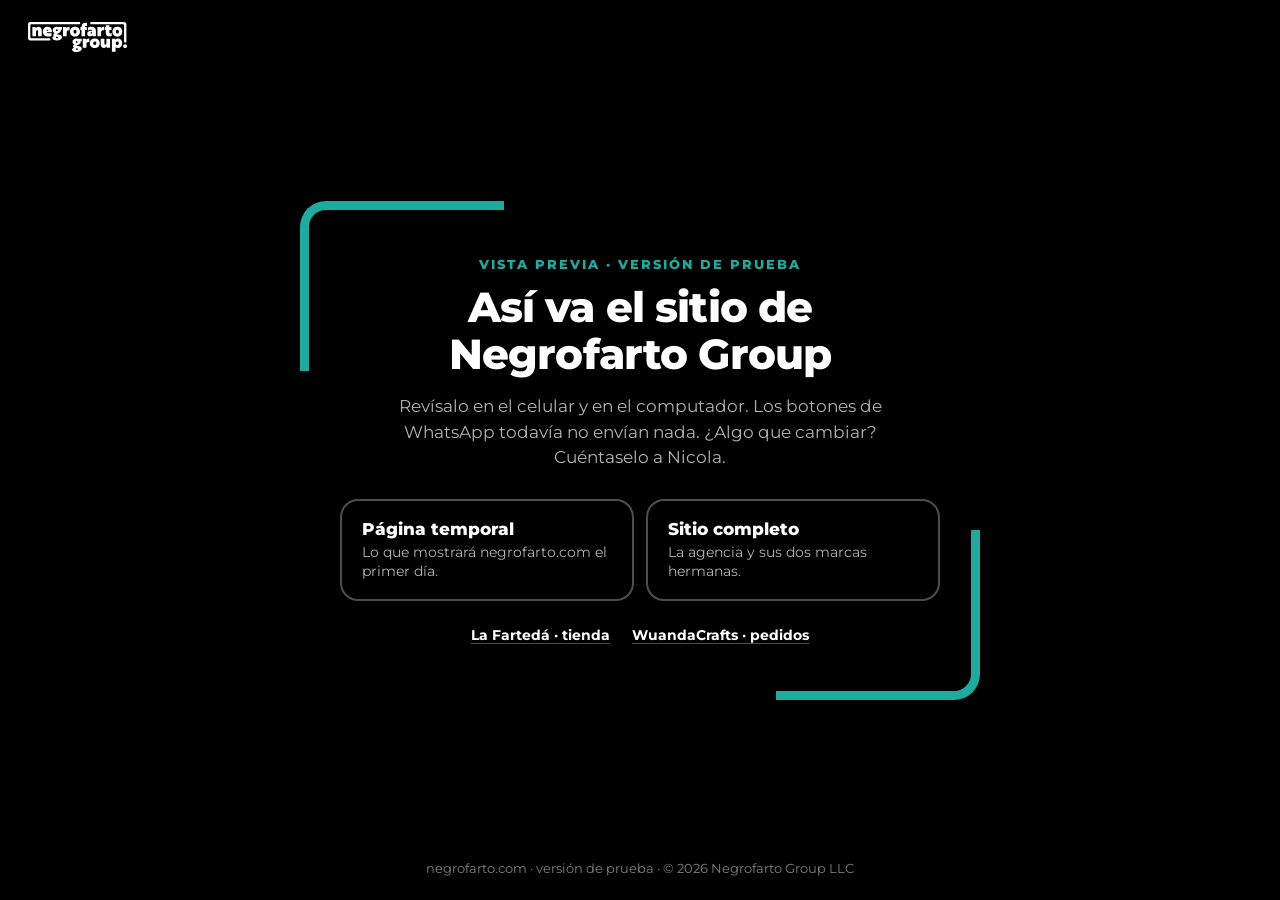
<file: index.html>
<!doctype html>
<html lang="es">
<head>
  <meta charset="utf-8" />
  <meta name="viewport" content="width=device-width, initial-scale=1" />
  <meta name="robots" content="noindex, nofollow" />
  <title>Negrofarto Group — Vista previa del sitio</title>
  <meta name="description" content="Versión de prueba del sitio de Negrofarto Group para revisar: página temporal, agencia, La Fartedá y WuandaCrafts." />
  <meta property="og:type" content="website" />
  <meta property="og:title" content="Negrofarto Group — Vista previa del sitio" />
  <meta property="og:description" content="Versión de prueba para revisar: página temporal, agencia, La Fartedá y WuandaCrafts." />
  <meta property="og:image" content="https://niconania.github.io/negrofarto-web/prototipo/img/og/og-negrofarto.png" />
  <meta property="og:image:width" content="1200" />
  <meta property="og:image:height" content="630" />
  <meta name="twitter:card" content="summary_large_image" />
  <meta name="theme-color" content="#000000" />
  <link rel="icon" href="prototipo/img/marcas/favicon.svg" type="image/svg+xml" />
  <link rel="icon" href="prototipo/img/marcas/favicon-32.png" sizes="32x32" type="image/png" />
  <link rel="apple-touch-icon" href="prototipo/img/marcas/apple-touch-icon.png" />
  <link rel="preconnect" href="https://fonts.googleapis.com" />
  <link rel="preconnect" href="https://fonts.gstatic.com" crossorigin />
  <link href="https://fonts.googleapis.com/css2?family=Montserrat:wght@500;600;700;800&amp;display=swap" rel="stylesheet" />
  <style>
    /* Portada de la vista previa: reúne los accesos a lo que se está construyendo. */
    *, *::before, *::after { box-sizing: border-box; }
    :root { --turquesa: #1daa9f; --gris: rgba(255, 255, 255, .7); }
    html, body { height: 100%; }
    body {
      margin: 0; display: flex; flex-direction: column; min-height: 100%;
      background: #000; color: #fff; font-family: 'Montserrat', system-ui, sans-serif; -webkit-font-smoothing: antialiased;
    }
    .arriba { padding: 22px 28px; }
    .arriba img { display: block; height: 30px; width: auto; }
    main { flex: 1; display: grid; place-items: center; padding: 24px 24px 40px; text-align: center; }
    .marco { position: relative; width: min(680px, 100%); padding: 56px 40px; }
    .marco::before, .marco::after {
      content: ''; position: absolute; width: 30%; height: 34%; border: 9px solid var(--turquesa);
      animation: dibujar .9s cubic-bezier(.2, .8, .2, 1) both;
    }
    .marco::before { top: 0; left: 0; border-right: 0; border-bottom: 0; border-top-left-radius: 26px; }
    .marco::after { right: 0; bottom: 0; border-top: 0; border-left: 0; border-bottom-right-radius: 26px; animation-delay: .15s; }
    @keyframes dibujar { from { width: 0; height: 0; opacity: 0; } }
    .ceja { margin: 0 0 12px; font-size: 12.5px; font-weight: 800; letter-spacing: .16em; text-transform: uppercase; color: var(--turquesa); text-wrap: balance; }
    h1 { margin: 0; font-size: clamp(28px, 4.2vw, 42px); font-weight: 800; line-height: 1.12; letter-spacing: -.02em; text-wrap: balance; }
    .texto { max-width: 30em; margin: 16px auto 28px; font-size: 16.5px; line-height: 1.55; color: var(--gris); text-wrap: pretty; }
    .opciones { display: grid; grid-template-columns: repeat(auto-fit, minmax(220px, 1fr)); gap: 12px; text-align: left; }
    .opcion { display: block; padding: 18px 20px; border: 2px solid rgba(255, 255, 255, .3); border-radius: 18px; color: #fff; text-decoration: none; transition: border-color .15s, background .15s; }
    .opcion:hover { border-color: var(--turquesa); background: rgba(29, 170, 159, .1); }
    .opcion strong { display: block; font-size: 17px; font-weight: 800; }
    .opcion span { display: block; margin-top: 4px; font-size: 13.5px; line-height: 1.4; color: var(--gris); }
    .marcas { display: flex; flex-wrap: wrap; justify-content: center; gap: 8px 22px; margin-top: 26px; font-size: 13.5px; color: var(--gris); }
    .marcas a { color: #fff; font-weight: 700; text-decoration: none; border-bottom: 1px solid rgba(255, 255, 255, .3); }
    a:focus-visible { outline: 3px solid var(--turquesa); outline-offset: 3px; }
    footer { padding: 18px 24px 24px; text-align: center; font-size: 12.5px; color: rgba(255, 255, 255, .5); }
    @media (max-width: 560px) { .marco { padding: 44px 22px; } .arriba { padding: 16px; } }
    @media (prefers-reduced-motion: reduce) { .marco::before, .marco::after { animation: none; } }
  </style>
</head>
<body>
  <header class="arriba">
    <img src="prototipo/img/marcas/marca-negro.svg" alt="negrofarto group." width="99" height="30" />
  </header>
  <main>
    <div class="marco">
      <p class="ceja">Vista previa · versión de prueba</p>
      <h1>Así va el sitio de Negrofarto Group</h1>
      <p class="texto">Revísalo en el celular y en el computador. Los botones de WhatsApp todavía no envían nada. ¿Algo que cambiar? Cuéntaselo a Nicola.</p>
      <div class="opciones">
        <a class="opcion" href="temporal/">
          <strong>Página temporal</strong>
          <span>Lo que mostrará negrofarto.com el primer día.</span>
        </a>
        <a class="opcion" href="prototipo/">
          <strong>Sitio completo</strong>
          <span>La agencia y sus dos marcas hermanas.</span>
        </a>
      </div>
      <div class="marcas">
        <a href="prototipo/merch/">La Fartedá · tienda</a>
        <a href="prototipo/wuandacrafts/">WuandaCrafts · pedidos</a>
      </div>
    </div>
  </main>
  <footer>negrofarto.com · versión de prueba · © 2026 Negrofarto Group LLC</footer>
</body>
</html>
</file>
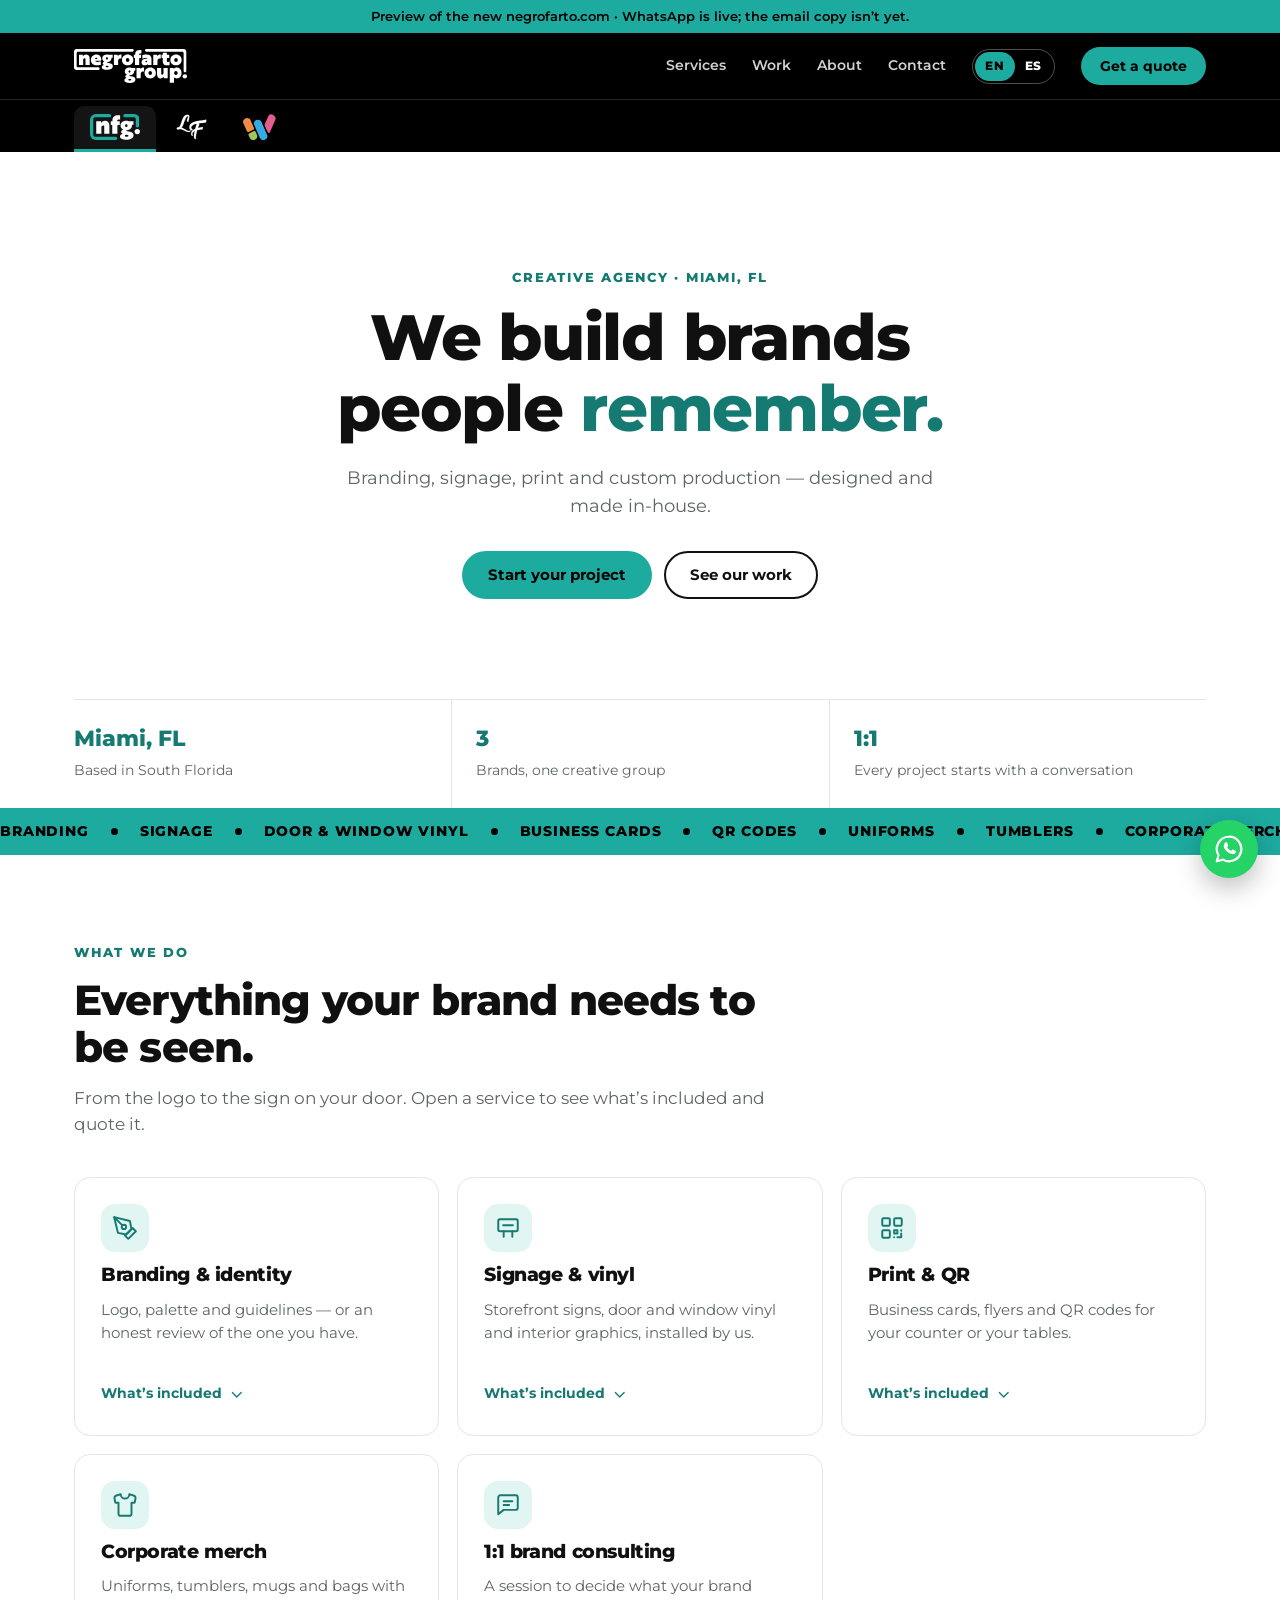
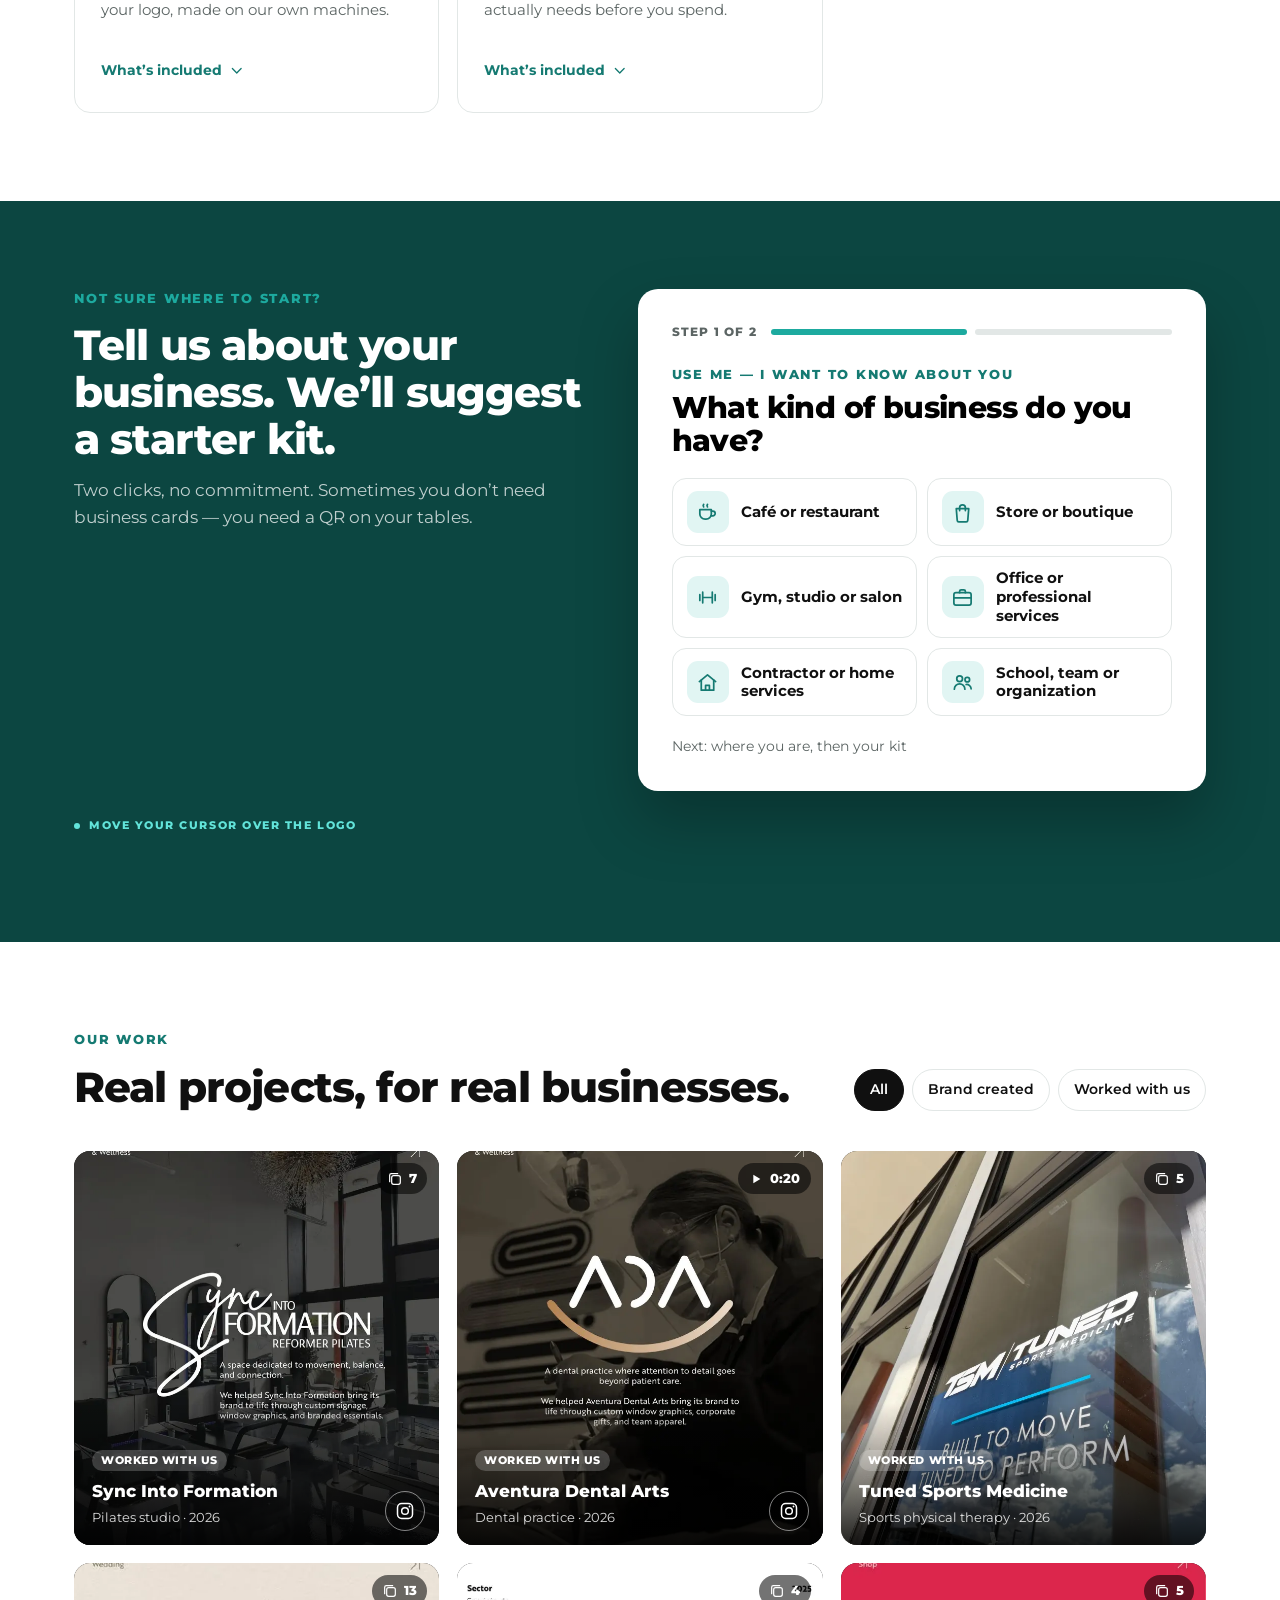
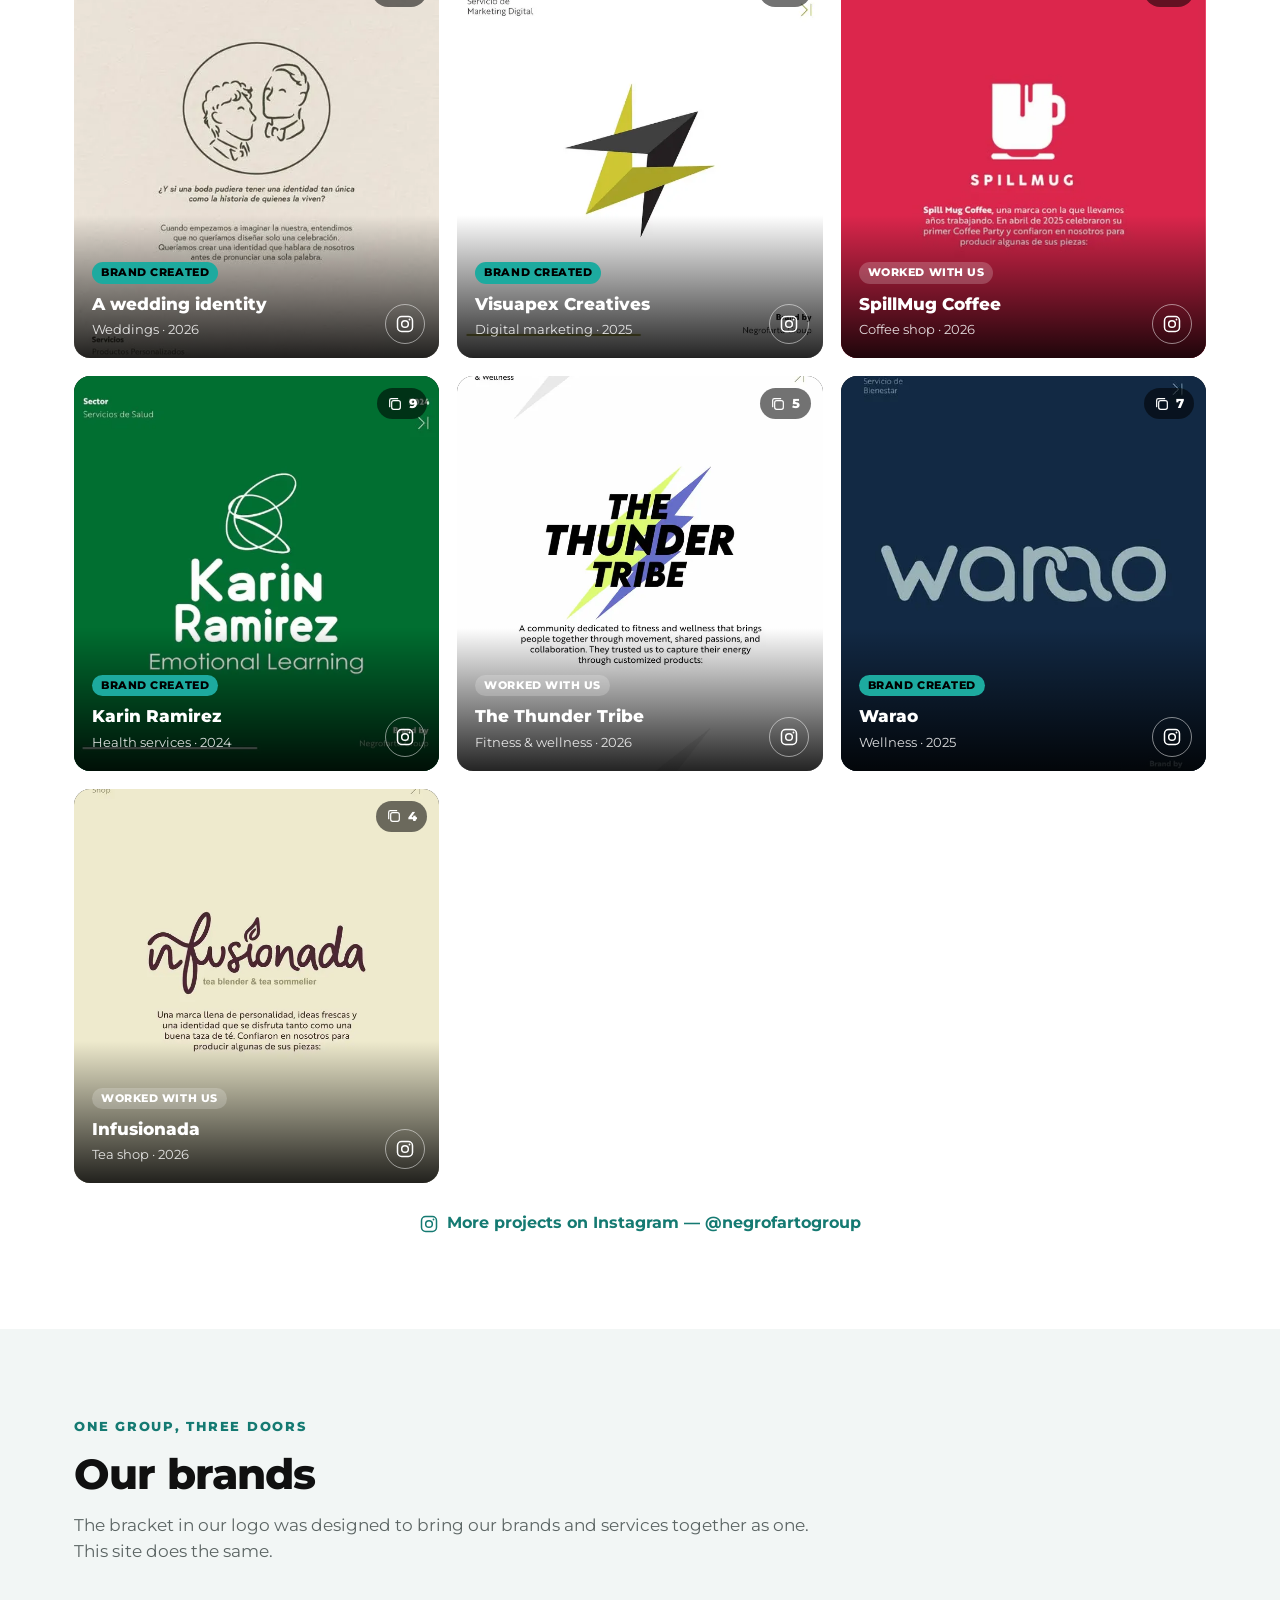
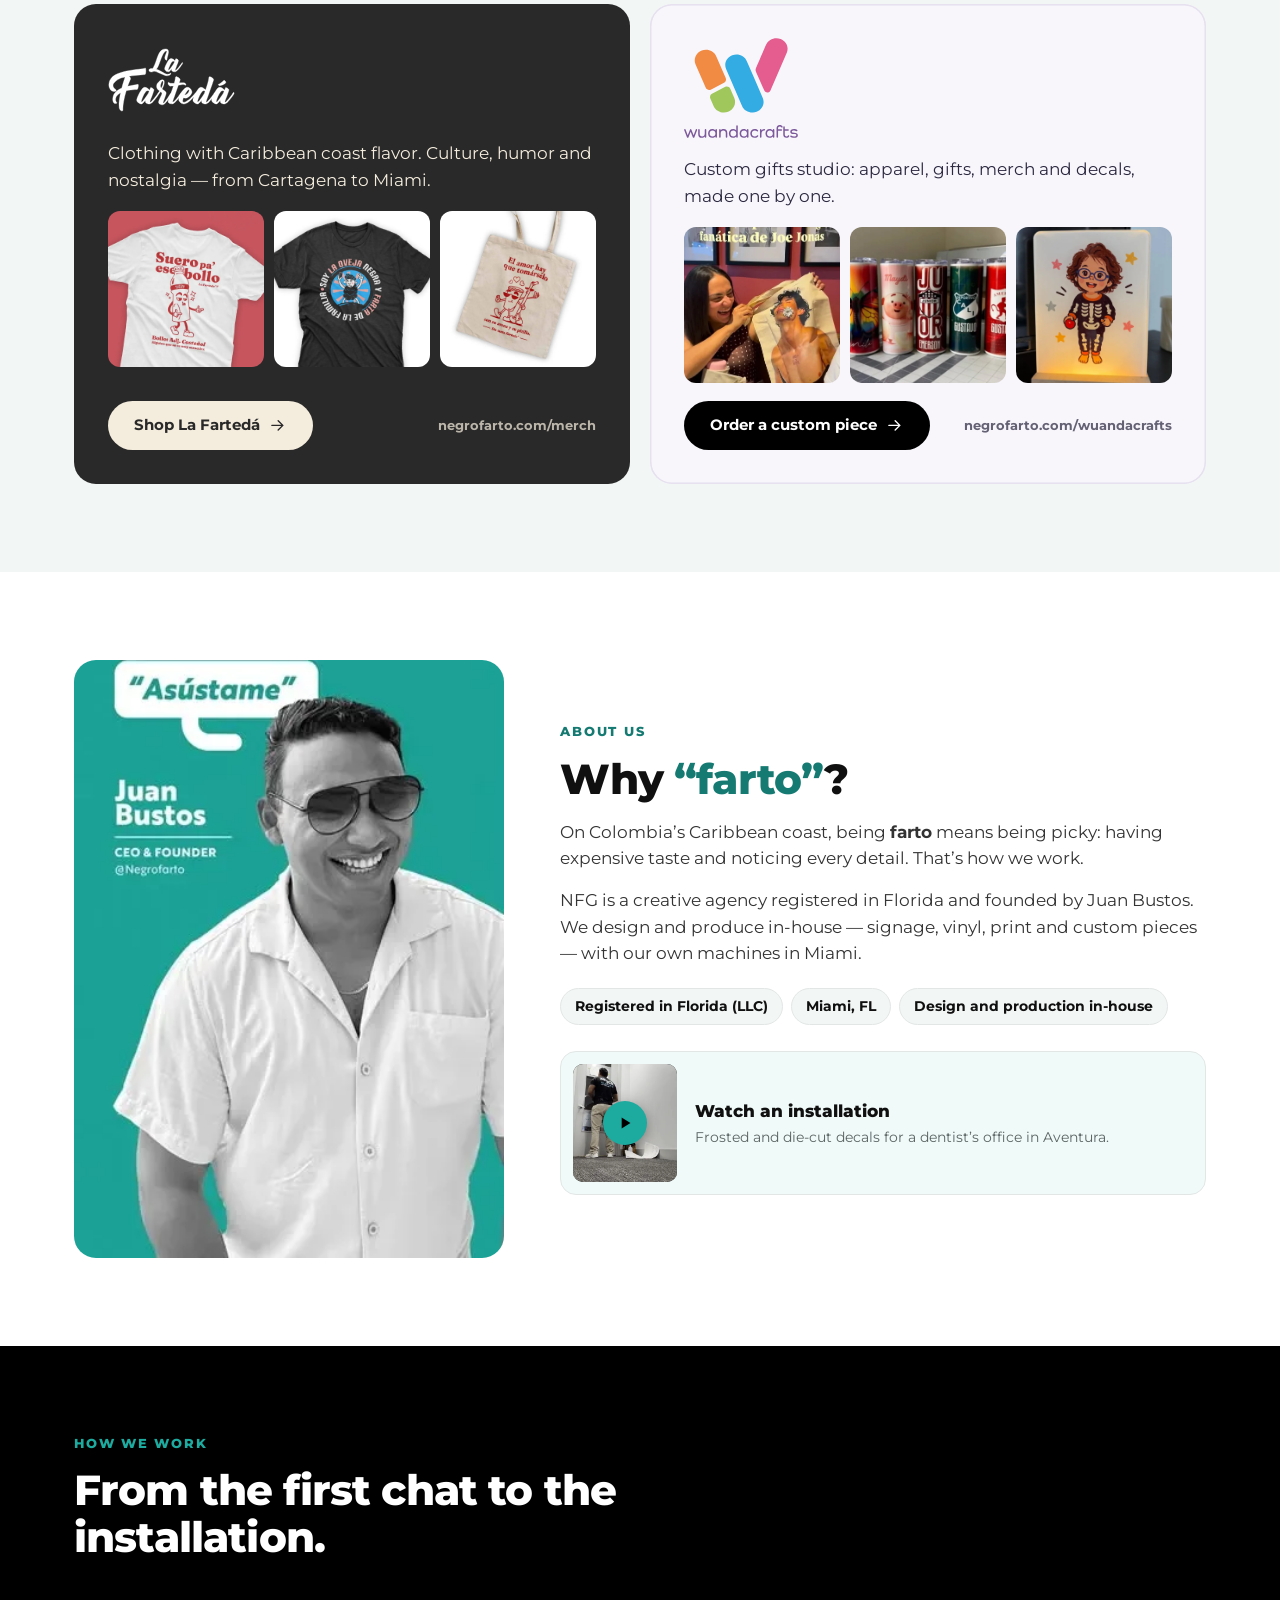
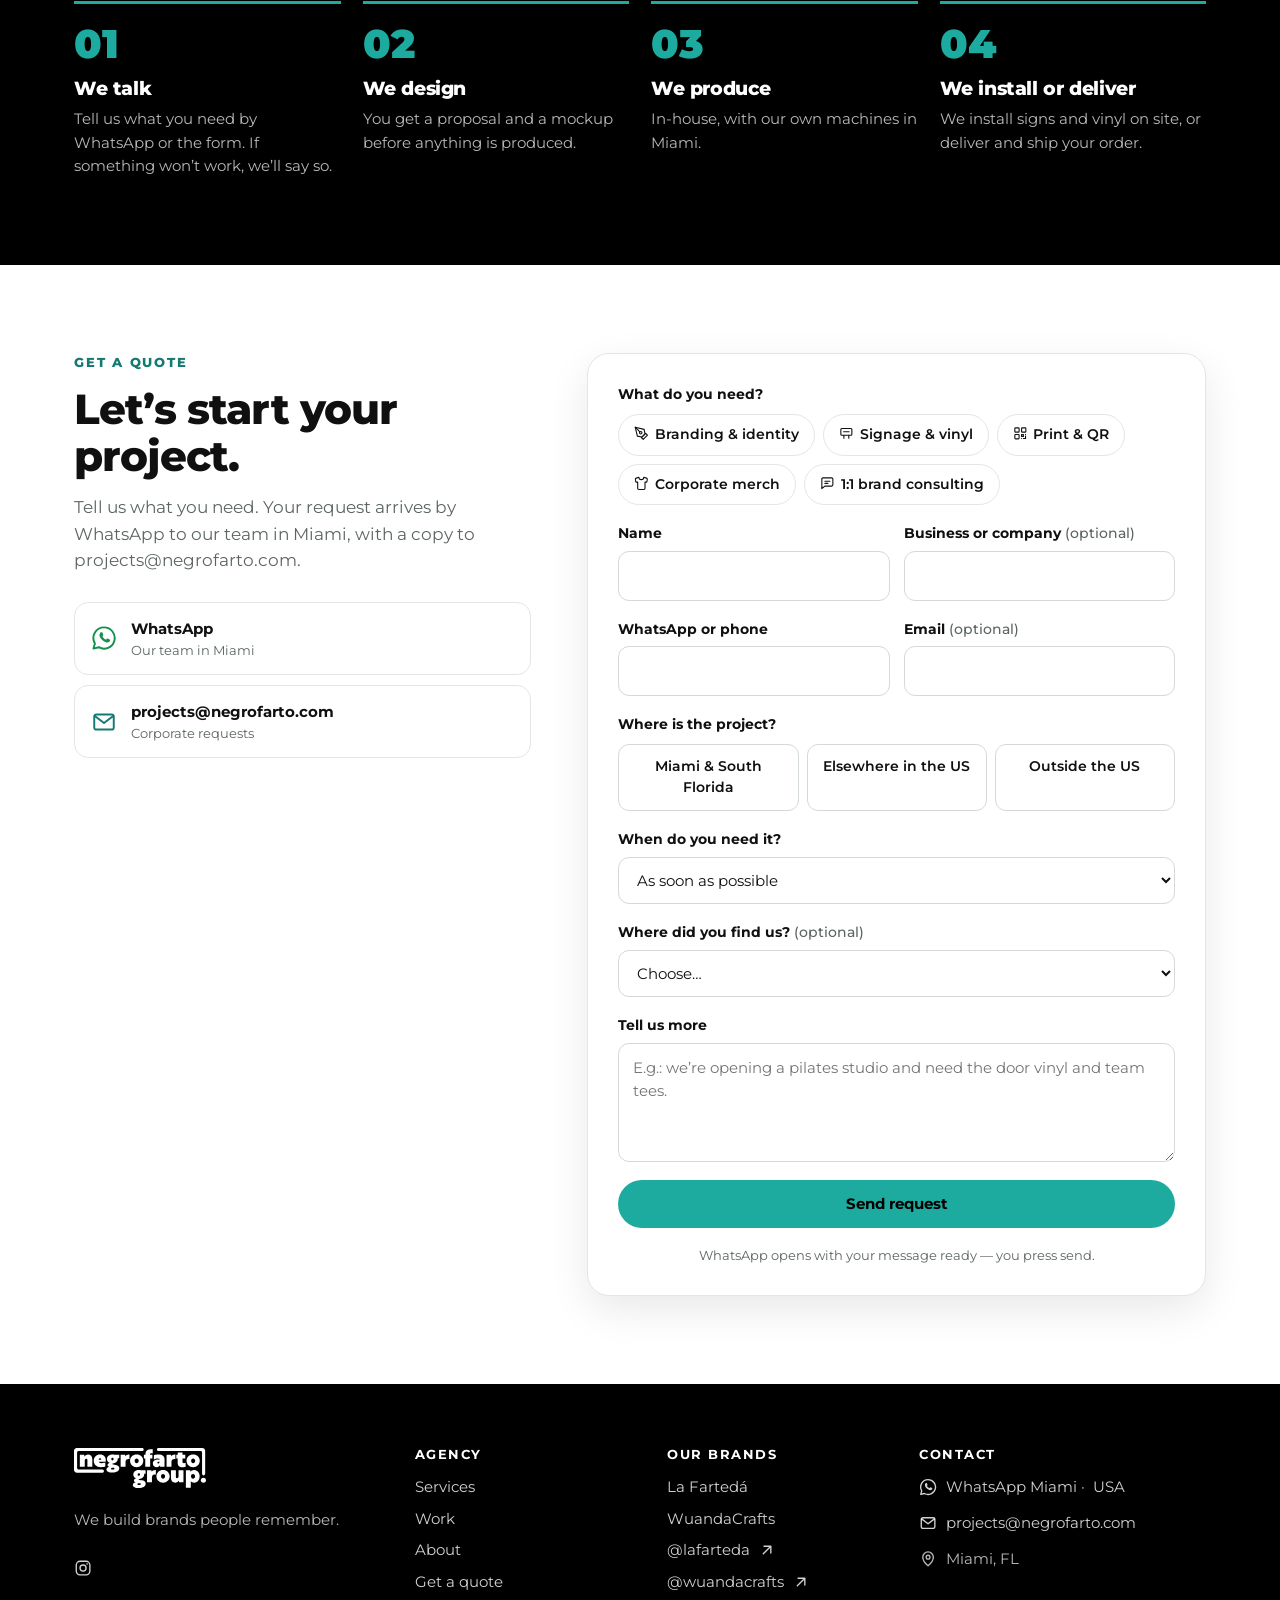
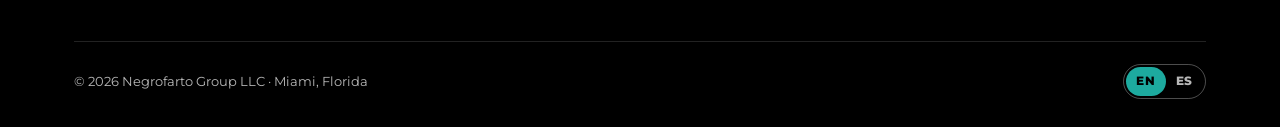
<file: prototipo/index.html>
<!doctype html>
<html lang="en">
<head>
  <meta charset="utf-8" />
  <meta name="viewport" content="width=device-width, initial-scale=1" />
  <meta name="robots" content="noindex, nofollow" />
  <title>NFG — Creative agency in Miami</title>
  <meta name="description" content="Creative agency in Miami: branding, signage, print and custom production." />
  <meta name="theme-color" content="#000000" />
  <link rel="icon" href="img/marcas/favicon.svg" type="image/svg+xml" />
  <link rel="icon" href="img/marcas/favicon-32.png" sizes="32x32" type="image/png" />
  <link rel="apple-touch-icon" href="img/marcas/apple-touch-icon.png" />
  <!-- Vista previa: og:image apunta al sitio de revisión; al publicar en negrofarto.com se cambia a ese dominio. -->
  <meta property="og:type" content="website" />
  <meta property="og:site_name" content="NFG" />
  <meta property="og:title" content="NFG — Creative agency in Miami" />
  <meta property="og:description" content="Creative agency in Miami: branding, signage, print and custom production." />
  <meta property="og:image" content="https://niconania.github.io/negrofarto-web/prototipo/img/og/og-negrofarto.png" />
  <meta property="og:image:width" content="1200" />
  <meta property="og:image:height" content="630" />
  <meta name="twitter:card" content="summary_large_image" />
  <link rel="preconnect" href="https://fonts.googleapis.com" />
  <link rel="preconnect" href="https://fonts.gstatic.com" crossorigin />
  <link href="https://fonts.googleapis.com/css2?family=Montserrat:wght@400;500;600;700;800;900&amp;display=swap" rel="stylesheet" />
  <link rel="stylesheet" href="recursos/estilos.css" />
</head>
<body class="marca-nfg" data-pagina="agencia" data-base="">
  <main>
    <section class="hero">
      <div class="caja">
        <div class="hero-texto">
          <p class="ceja" data-t="hero.ceja"></p>
          <h1 data-t-html="hero.titulo"></h1>
          <p class="hero-bajada" data-t="hero.texto"></p>
          <div class="acciones">
            <a class="boton boton--acento" href="#cotizar" data-t="hero.cta"></a>
            <a class="boton boton--borde" href="#trabajos" data-t="hero.cta2"></a>
          </div>
        </div>
      </div>
      <div class="caja">
        <div class="cifras">
          <div><strong>Miami, FL</strong><span data-t="cifra1"></span></div>
          <div><strong>3</strong><span data-t="cifra2"></span></div>
          <div><strong>1:1</strong><span data-t="cifra3"></span></div>
        </div>
      </div>
    </section>
    <div class="cinta" aria-hidden="true"><div class="cinta-pista" id="cinta"></div></div>

    <section class="seccion" id="servicios">
      <div class="caja">
        <div class="cabeza-seccion">
          <p class="ceja" data-t="serv.ceja"></p>
          <h2 data-t="serv.titulo"></h2>
          <p class="bajada" data-t="serv.texto"></p>
        </div>
        <div class="servicios" id="lista-servicios"></div>
      </div>
    </section>

    <section class="seccion seccion--kit" id="kit">
      <div class="caja kit-grilla">
        <div class="kit-intro">
          <p class="ceja" data-t="kit.ceja"></p>
          <h2 data-t="kit.titulo"></h2>
          <p class="bajada" data-t="kit.texto"></p>
          <div class="kit-logo-caja" id="kit-logo-caja">
            <img class="kit-logo" src="img/marcas/nfg-negro.svg" alt="" width="259" height="135" />
            <div class="kit-pie">
              <span class="kit-pista" aria-hidden="true"></span>
              <p class="kit-cliente" id="kit-cliente" aria-live="polite"></p>
            </div>
          </div>
        </div>
        <div class="kit-resultado" id="kit-resultado"></div>
      </div>
    </section>

    <section class="seccion" id="trabajos">
      <div class="caja">
        <div class="cabeza-seccion cabeza-seccion--fila">
          <div>
            <p class="ceja" data-t="trab.ceja"></p>
            <h2 data-t="trab.titulo"></h2>
          </div>
          <div class="chips chips--claro" id="filtros-trabajos" role="group"></div>
        </div>
        <div class="trabajos" id="lista-trabajos"></div>
        <p class="mas-instagram">
          <a href="https://www.instagram.com/negrofartogroup/" target="_blank" rel="noopener"><svg class="icono" aria-hidden="true"><use href="#i-instagram"/></svg><span data-t="trab.instagram"></span></a>
        </p>
      </div>
    </section>

    <section class="seccion seccion--suave" id="marcas">
      <div class="caja">
        <div class="cabeza-seccion">
          <p class="ceja" data-t="marcas.ceja"></p>
          <h2 data-t="marcas.titulo"></h2>
          <p class="bajada" data-t="marcas.texto"></p>
        </div>
        <div class="marcas">
          <article class="marca marca--lf">
            <img class="marca-logo" src="img/marcas/lafarteda-logo.svg" alt="La Fartedá" width="127" height="64" />
            <p data-t="marcas.lf_texto"></p>
            <div class="marca-fotos">
              <img src="img/productos/camiseta-suero.webp" alt="" loading="lazy" />
              <img src="img/productos/camiseta-oveja-farta.webp" alt="" loading="lazy" />
              <img src="img/productos/tote-avena.webp" alt="" loading="lazy" />
            </div>
            <div class="marca-pie">
              <a class="boton boton--crema" href="merch/index.html"><span data-t="marcas.lf_cta"></span><svg class="icono" aria-hidden="true"><use href="#i-flecha"/></svg></a>
              <span class="marca-ruta">negrofarto.com/merch</span>
            </div>
          </article>
          <article class="marca marca--wc">
            <img class="marca-logo marca-logo--wc" src="img/marcas/wuandacrafts-logo.svg" alt="WuandaCrafts" width="114" height="100" />
            <p data-t="marcas.wc_texto"></p>
            <div class="marca-fotos">
              <img src="img/wuanda/tote-joe-jonas.webp" alt="" loading="lazy" />
              <img src="img/wuanda/termos.webp" alt="" loading="lazy" />
              <img src="img/wuanda/lampara-foto.webp" alt="" loading="lazy" />
            </div>
            <div class="marca-pie">
              <a class="boton boton--negro" href="wuandacrafts/index.html"><span data-t="marcas.wc_cta"></span><svg class="icono" aria-hidden="true"><use href="#i-flecha"/></svg></a>
              <span class="marca-ruta">negrofarto.com/wuandacrafts</span>
            </div>
          </article>
        </div>
      </div>
    </section>

    <section class="seccion" id="nosotros">
      <div class="caja nosotros">
        <figure class="nosotros-foto"><img src="img/equipo/juan-bustos.webp" alt="Juan Bustos, CEO & Founder" loading="lazy" /></figure>
        <div>
          <p class="ceja" data-t="nos.ceja"></p>
          <h2 data-t-html="nos.titulo"></h2>
          <p data-t-html="nos.p1"></p>
          <p data-t="nos.p2"></p>
          <ul class="datos-chip">
            <li data-t="nos.dato1"></li>
            <li>Miami, FL</li>
            <li data-t="nos.dato3"></li>
          </ul>
          <!-- El último video de Instagram de Juan (instalando con la camiseta de NFG); Instagram solo se carga al abrirlo. -->
          <button class="video-nosotros" type="button" id="abrir-video" aria-haspopup="dialog">
            <span class="video-miniatura">
              <img src="img/equipo/instalacion-ada.webp" alt="" width="360" height="640" loading="lazy" />
              <span class="boton-play"><svg class="icono" aria-hidden="true"><use href="#i-play"/></svg></span>
            </span>
            <span class="video-texto"><strong data-t="nos.video"></strong><span data-t="nos.video_nota"></span></span>
          </button>
        </div>
      </div>
    </section>

    <section class="seccion seccion--negra" id="proceso">
      <div class="caja">
        <div class="cabeza-seccion">
          <p class="ceja" data-t="proc.ceja"></p>
          <h2 data-t="proc.titulo"></h2>
        </div>
        <ol class="proceso">
          <li><span class="proceso-num">01</span><h3 data-t="proc.1t"></h3><p data-t="proc.1x"></p></li>
          <li><span class="proceso-num">02</span><h3 data-t="proc.2t"></h3><p data-t="proc.2x"></p></li>
          <li><span class="proceso-num">03</span><h3 data-t="proc.3t"></h3><p data-t="proc.3x"></p></li>
          <li><span class="proceso-num">04</span><h3 data-t="proc.4t"></h3><p data-t="proc.4x"></p></li>
        </ol>
      </div>
    </section>

    <section class="seccion" id="cotizar">
      <div class="caja cotizar">
        <div>
          <p class="ceja" data-t="cot.ceja"></p>
          <h2 data-t="cot.titulo"></h2>
          <p class="bajada" data-t="cot.texto"></p>
          <div class="contacto-directo">
            <button class="contacto-boton wa" type="button" data-whatsapp="miami"><svg class="icono" aria-hidden="true"><use href="#i-whatsapp"/></svg><span><strong>WhatsApp</strong><small data-t="cot.usa"></small></span></button>
            <a class="contacto-boton" href="mailto:projects@negrofarto.com"><svg class="icono" aria-hidden="true"><use href="#i-correo"/></svg><span><strong>projects@negrofarto.com</strong><small data-t="cot.correo_nota"></small></span></a>
          </div>
        </div>
        <form class="formulario" id="form-cotizar" novalidate>
          <fieldset class="campo">
            <legend data-t="cot.servicios"></legend>
            <div class="chips chips--claro" id="cot-servicios"></div>
            <p class="error-campo" data-error="servicios" data-t="err.servicios" hidden></p>
          </fieldset>
          <div class="fila-2">
            <label class="campo"><span class="etiqueta-campo" data-t="cot.nombre"></span><input name="nombre" autocomplete="name" /><span class="error-campo" data-error="nombre" data-t="err.nombre" hidden></span></label>
            <label class="campo"><span class="etiqueta-campo"><span data-t="cot.negocio"></span> <span class="opcional">(<span data-t="cot.opcional"></span>)</span></span><input name="negocio" autocomplete="organization" /></label>
          </div>
          <div class="fila-2">
            <label class="campo"><span class="etiqueta-campo" data-t="cot.telefono"></span><input name="telefono" type="tel" autocomplete="tel" /><span class="error-campo" data-error="telefono" data-t="err.telefono" hidden></span></label>
            <label class="campo"><span class="etiqueta-campo"><span data-t="cot.correo"></span> <span class="opcional">(<span data-t="cot.opcional"></span>)</span></span><input name="correo" type="email" autocomplete="email" /></label>
          </div>
          <fieldset class="campo">
            <legend data-t="cot.donde"></legend>
            <div class="opciones-radio">
              <label class="opcion"><input type="radio" name="donde" value="miami" /><span data-t="cot.miami"></span></label>
              <label class="opcion"><input type="radio" name="donde" value="eeuu" /><span data-t="cot.eeuu"></span></label>
              <label class="opcion"><input type="radio" name="donde" value="fuera" /><span data-t="cot.fuera"></span></label>
            </div>
            <p class="ruta" id="cot-ruta" hidden></p>
            <p class="error-campo" data-error="donde" data-t="err.donde" hidden></p>
          </fieldset>
          <label class="campo"><span class="etiqueta-campo" data-t="cot.cuando"></span>
            <select name="cuando">
              <option value="asap" data-t="cot.asap"></option>
              <option value="mes" data-t="cot.mes"></option>
              <option value="trimestre" data-t="cot.trimestre"></option>
              <option value="explorando" data-t="cot.explorando"></option>
            </select>
          </label>
          <label class="campo"><span class="etiqueta-campo"><span data-t="cot.conocio"></span> <span class="opcional">(<span data-t="cot.opcional"></span>)</span></span>
            <select name="conocio">
              <option value="" data-t="conocio.elegir"></option>
              <option value="boca" data-t="conocio.boca"></option>
              <option value="instagram" data-t="conocio.instagram"></option>
              <option value="web" data-t="conocio.web"></option>
              <option value="evento" data-t="conocio.evento"></option>
            </select>
          </label>
          <label class="campo"><span class="etiqueta-campo" data-t="cot.mensaje"></span><textarea name="mensaje" rows="4" data-t-ph="cot.mensaje_ph"></textarea></label>
          <button class="boton boton--acento boton--ancho" type="submit" data-t="cot.enviar"></button>
          <p class="nota-form" data-t="cot.nota"></p>
        </form>
      </div>
    </section>
  </main>
  <dialog class="modal modal--ancho modal--visor" id="modal-proyecto"></dialog>
  <dialog class="modal modal--video" id="modal-video"></dialog>

  <script src="recursos/iconos.js"></script>
  <script src="recursos/textos.js"></script>
  <script src="recursos/datos.js"></script>
  <script src="recursos/liquido.js"></script>
  <script src="recursos/app.js"></script>
</body>
</html>
</file>
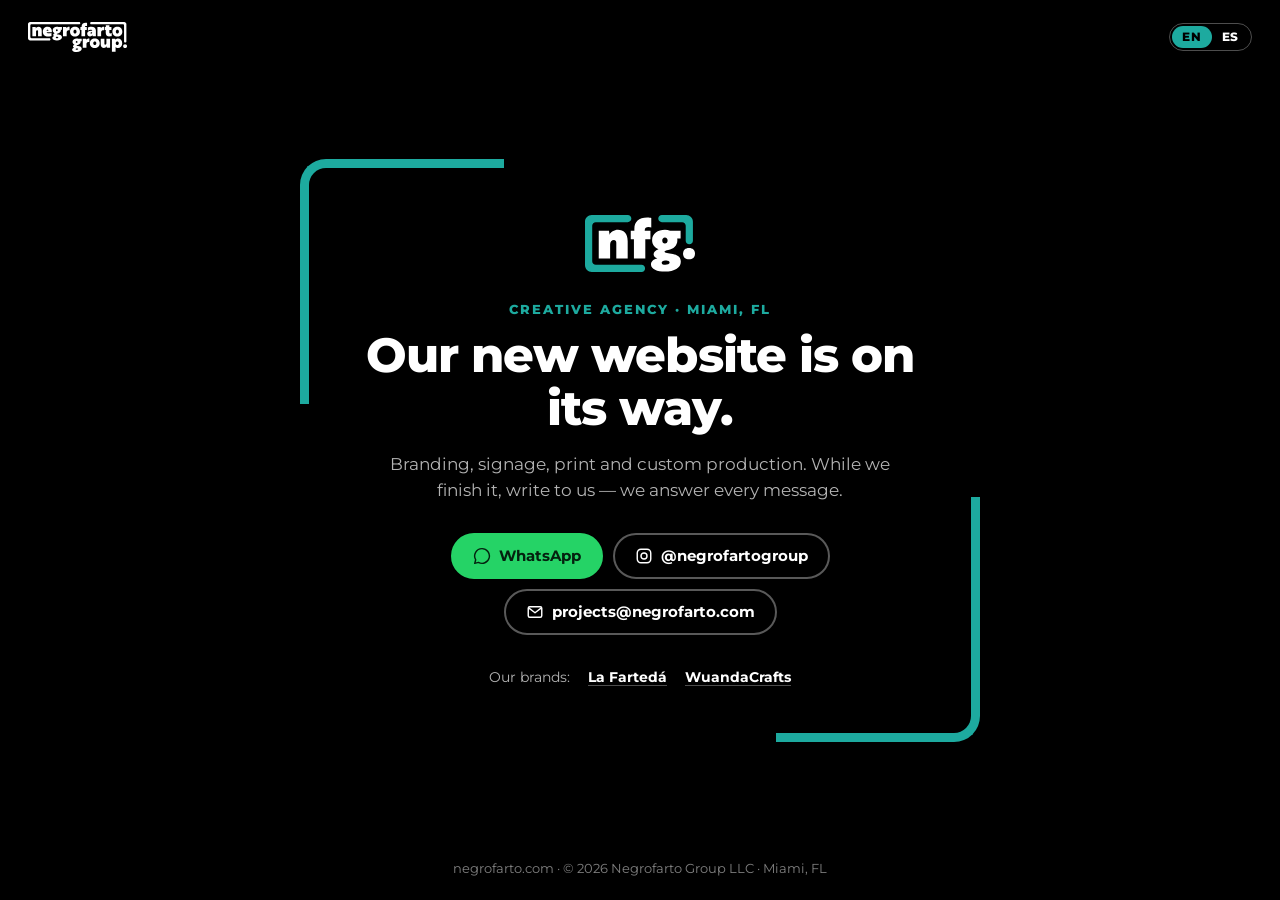
<file: temporal/index.html>
<!doctype html>
<html lang="en">
<head>
  <meta charset="utf-8" />
  <meta name="viewport" content="width=device-width, initial-scale=1" />
  <meta name="robots" content="noindex, nofollow" />
  <title>Negrofarto Group — Coming soon</title>
  <meta name="theme-color" content="#000000" />
  <link rel="icon" href="favicon.svg" type="image/svg+xml" />
  <link rel="icon" href="favicon-32.png" sizes="32x32" type="image/png" />
  <link rel="apple-touch-icon" href="apple-touch-icon.png" />
  <link rel="preconnect" href="https://fonts.googleapis.com" />
  <link rel="preconnect" href="https://fonts.gstatic.com" crossorigin />
  <link href="https://fonts.googleapis.com/css2?family=Montserrat:wght@500;600;700;800&amp;display=swap" rel="stylesheet" />
  <style>
    /* Página temporal de negrofarto.com: lo único que hace falta para imprimir
       las tarjetas mientras se construye el sitio completo. Esta es la fuente y
       también la vista previa (con noindex). herramientas/empaquetar-temporal.mjs
       genera de aquí la versión de producción en produccion/temporal/: le quita
       el noindex y pone el título, la descripción y el número de contacto.json. */
    *, *::before, *::after { box-sizing: border-box; }
    :root { --turquesa: #1daa9f; --gris: rgba(255, 255, 255, .7); }
    html, body { height: 100%; }
    body {
      margin: 0; display: flex; flex-direction: column; min-height: 100%;
      background: #000; color: #fff; font-family: 'Montserrat', system-ui, sans-serif; -webkit-font-smoothing: antialiased;
    }
    .arriba { display: flex; justify-content: space-between; align-items: center; padding: 22px 28px; }
    .arriba img { height: 30px; width: auto; }
    .idioma { display: inline-flex; padding: 2px; border: 1.5px solid rgba(255, 255, 255, .3); border-radius: 999px; }
    .idioma button { padding: 5px 10px; border: 0; border-radius: 999px; background: none; color: #fff; font-family: inherit; font-size: 12px; font-weight: 800; line-height: 1; letter-spacing: .06em; cursor: pointer; }
    .idioma button[aria-pressed="true"] { background: var(--turquesa); color: #000; }
    main { flex: 1; display: grid; place-items: center; padding: 24px 24px 40px; text-align: center; }
    .marco { position: relative; width: min(680px, 100%); padding: 56px 40px; }
    .marco::before, .marco::after {
      content: ''; position: absolute; width: 30%; height: 42%; border: 9px solid var(--turquesa);
      animation: dibujar .9s cubic-bezier(.2, .8, .2, 1) both;
    }
    .marco::before { top: 0; left: 0; border-right: 0; border-bottom: 0; border-top-left-radius: 26px; }
    .marco::after { right: 0; bottom: 0; border-top: 0; border-left: 0; border-bottom-right-radius: 26px; animation-delay: .15s; }
    @keyframes dibujar { from { width: 0; height: 0; opacity: 0; } }
    .icono-marca { width: 110px; height: auto; margin: 0 auto 26px; }
    .ceja { margin: 0 0 12px; font-size: 12.5px; font-weight: 800; letter-spacing: .16em; text-transform: uppercase; color: var(--turquesa); }
    h1 { margin: 0; font-size: clamp(30px, 4.6vw, 48px); font-weight: 800; line-height: 1.1; letter-spacing: -.02em; }
    p.texto { max-width: 30em; margin: 16px auto 30px; font-size: 17px; line-height: 1.55; color: var(--gris); }
    .contactos { display: flex; flex-wrap: wrap; justify-content: center; gap: 10px; }
    .boton {
      display: inline-flex; align-items: center; gap: 8px; padding: 12px 20px; border: 2px solid rgba(255, 255, 255, .35); border-radius: 999px;
      background: none; color: #fff; font-family: inherit; font-size: 14.5px; font-weight: 700; line-height: 1.2; text-decoration: none; cursor: pointer;
    }
    .boton:hover { border-color: #fff; }
    .boton--wa { border-color: #25d366; background: #25d366; color: #04210f; }
    .boton--wa:hover { border-color: #1fb85a; background: #1fb85a; }
    .icono { width: 18px; height: 18px; fill: none; stroke: currentColor; stroke-width: 1.9; stroke-linecap: round; stroke-linejoin: round; }
    :focus-visible { outline: 3px solid #62e4da; outline-offset: 3px; }
    .marcas { display: flex; flex-wrap: wrap; justify-content: center; gap: 8px 18px; margin-top: 34px; font-size: 13.5px; color: var(--gris); }
    .marcas a { color: #fff; font-weight: 700; text-decoration: none; border-bottom: 1px solid rgba(255, 255, 255, .3); }
    footer { padding: 18px 24px 24px; text-align: center; font-size: 12.5px; color: rgba(255, 255, 255, .5); }
    .copiado {
      position: fixed; left: 50%; bottom: 22px; z-index: 90; width: max-content; max-width: min(520px, calc(100% - 32px)); padding: 12px 18px;
      border-radius: 14px; background: #fff; color: #111; box-shadow: 0 10px 30px rgba(0, 0, 0, .5); font-size: 14px; font-weight: 600; line-height: 1.4;
      text-align: center; transform: translate(-50%, 12px); opacity: 0; pointer-events: none; transition: opacity .2s, transform .2s;
    }
    .copiado.visible { transform: translate(-50%, 0); opacity: 1; }
    dialog { max-width: min(420px, calc(100% - 32px)); padding: 26px; border: 0; border-radius: 20px; color: #111; font-family: inherit; }
    dialog::backdrop { background: rgba(0, 0, 0, .7); }
    dialog h2 { margin: 0 0 10px; font-size: 19px; }
    dialog p { margin: 0 0 16px; color: #555; font-size: 14.5px; line-height: 1.5; }
    dialog button { padding: 11px 18px; border: 0; border-radius: 999px; background: #000; color: #fff; font-family: inherit; font-size: 14px; font-weight: 700; cursor: pointer; }
    @media (max-width: 560px) { .marco { padding: 44px 22px; } .arriba { padding: 16px; } }
    @media (prefers-reduced-motion: reduce) { .marco::before, .marco::after { animation: none; } }
  </style>
</head>
<body>
  <header class="arriba">
    <img src="marca-negro.svg" alt="negrofarto group." width="99" height="30" />
    <div class="idioma" role="group" aria-label="Language / Idioma">
      <button type="button" data-idioma="en" aria-pressed="true">EN</button>
      <button type="button" data-idioma="es" aria-pressed="false">ES</button>
    </div>
  </header>
  <main>
    <div class="marco">
      <img class="icono-marca" src="nfg-negro.svg" alt="" width="110" height="57" />
      <p class="ceja" data-t="ceja">Creative agency · Miami, FL</p>
      <h1 data-t="titulo">Our new website is on its way.</h1>
      <p class="texto" data-t="texto">Branding, signage, print and custom production. While we finish it, write to us — we answer every message.</p>
      <div class="contactos">
        <!-- WhatsApp de Miami: la agencia se presenta desde Miami (Juan, 12 oct 2026). El mensaje prellenado lo
             agrega el JavaScript según el idioma; el empaquetador confirma el número con produccion/contacto.json. -->
        <a class="boton boton--wa" href="https://wa.me/17868373919" data-wa="miami" target="_blank" rel="noopener">
          <svg class="icono" viewBox="0 0 24 24" aria-hidden="true"><path d="M12 2.2a9.8 9.8 0 0 0-8.4 14.8L2.3 21.8l4.9-1.3A9.8 9.8 0 1 0 12 2.2Z"/></svg>WhatsApp
        </a>
        <a class="boton" href="https://www.instagram.com/negrofartogroup/" target="_blank" rel="noopener">
          <svg class="icono" viewBox="0 0 24 24" aria-hidden="true"><rect x="3" y="3" width="18" height="18" rx="5"/><circle cx="12" cy="12" r="4"/></svg>@negrofartogroup
        </a>
        <!-- Correo: el empaquetador lo quita mientras projects@negrofarto.com no reciba mensajes (contacto.json → "correo"). -->
        <a class="boton" href="mailto:projects@negrofarto.com" data-correo>
          <svg class="icono" viewBox="0 0 24 24" aria-hidden="true"><rect x="3" y="5" width="18" height="14" rx="2"/><path d="m3.5 6.5 8.5 6.5 8.5-6.5"/></svg>projects@negrofarto.com
        </a>
      </div>
      <div class="marcas">
        <span data-t="marcas">Our brands:</span>
        <a href="https://www.instagram.com/lafarteda/" target="_blank" rel="noopener">La Fartedá</a>
        <a href="https://www.instagram.com/wuandacrafts/" target="_blank" rel="noopener">WuandaCrafts</a>
      </div>
    </div>
  </main>
  <footer>negrofarto.com · © 2026 Negrofarto Group LLC · Miami, FL</footer>
  <div class="copiado" id="copiado" role="status" aria-live="polite"></div>
  <script>
    (function () {
      var T = {
        en: {
          ceja: 'Creative agency · Miami, FL',
          titulo: 'Our new website is on its way.',
          texto: 'Branding, signage, print and custom production. While we finish it, write to us — we answer every message.',
          marcas: 'Our brands:',
          saludo: 'Hi Negrofarto Group! I found you on negrofarto.com and I’d like more information.',
          copiado: 'We copied {correo}. If your email app didn’t open, paste it into a new message.',
          escribe: 'Write to us at {correo}.',
        },
        es: {
          ceja: 'Agencia creativa · Miami, FL',
          titulo: 'Nuestra nueva web viene en camino.',
          texto: 'Branding, letreros, impresos y producción a medida. Mientras la terminamos, escríbenos: respondemos cada mensaje.',
          marcas: 'Nuestras marcas:',
          saludo: '¡Hola, Negrofarto Group! Los encontré en negrofarto.com y quiero más información.',
          copiado: 'Copiamos {correo}. Si no se abrió tu correo, pégalo en un mensaje nuevo.',
          escribe: 'Escríbenos a {correo}.',
        },
      };
      var idioma = 'en';
      try { idioma = localStorage.getItem('nfg-idioma') || (/^es\b/i.test(navigator.language || '') ? 'es' : 'en'); } catch (e) { /* sin almacenamiento */ }
      function aplicar(nuevo) {
        idioma = T[nuevo] ? nuevo : 'en';
        document.documentElement.lang = idioma;
        document.querySelectorAll('[data-t]').forEach(function (el) { el.textContent = T[idioma][el.dataset.t]; });
        document.querySelectorAll('[data-idioma]').forEach(function (b) { b.setAttribute('aria-pressed', String(b.dataset.idioma === idioma)); });
        // El mensaje que llega prellenado a WhatsApp va en el idioma de la página.
        document.querySelectorAll('a[data-wa]').forEach(function (a) {
          var base = a.getAttribute('href');
          if (base.indexOf('https://wa.me/') === 0) a.setAttribute('href', base.split('?')[0] + '?text=' + encodeURIComponent(T[idioma].saludo));
        });
      }
      // Un enlace «mailto:» no hace nada si la computadora no tiene una app de correo configurada (Juan, 29 oct 2026: «el botón de
      // correo aún no sirve»): al tocarlo se copia la dirección y se avisa; el enlace sigue abriendo el correo si hay con qué.
      var reloj = 0;
      function avisarCorreo(direccion, copiado) {
        var aviso = document.getElementById('copiado');
        aviso.textContent = T[idioma][copiado ? 'copiado' : 'escribe'].replace('{correo}', direccion);
        aviso.classList.add('visible');
        clearTimeout(reloj);
        reloj = setTimeout(function () { aviso.classList.remove('visible'); }, 6000);
      }
      function copiarCorreo(direccion) {
        // Se copia y se avisa en el acto, dentro del clic: sin esperar permisos ni foco (la API del portapapeles puede tardar o no contestar).
        var campo = document.createElement('textarea');
        campo.value = direccion; campo.setAttribute('readonly', ''); campo.style.cssText = 'position:fixed;top:0;left:0;opacity:0';
        document.body.appendChild(campo); campo.select(); campo.setSelectionRange(0, direccion.length);
        var copiado = false;
        try { copiado = document.execCommand('copy'); } catch (err) { /* sin permiso */ }
        document.body.removeChild(campo);
        avisarCorreo(direccion, copiado);
        // Si ese camino no sirvió, se prueba con la API moderna y el aviso se corrige solo si por fin se copió.
        if (!copiado && navigator.clipboard && navigator.clipboard.writeText) {
          Promise.race([navigator.clipboard.writeText(direccion).then(function () { return true; }, function () { return false; }),
            new Promise(function (ok) { setTimeout(function () { ok(false); }, 1500); })]).then(function (ok) { if (ok) avisarCorreo(direccion, true); });
        }
      }
      document.addEventListener('click', function (e) {
        var correo = e.target.closest('a[href^="mailto:"]');
        if (correo) copiarCorreo(correo.getAttribute('href').slice(7).split('?')[0]);
        var b = e.target.closest('[data-idioma]');
        if (b) { aplicar(b.dataset.idioma); try { localStorage.setItem('nfg-idioma', idioma); } catch (err) { /* sin almacenamiento */ } }
      });
      aplicar(idioma);
    })();
  </script>
</body>
</html>
</file>
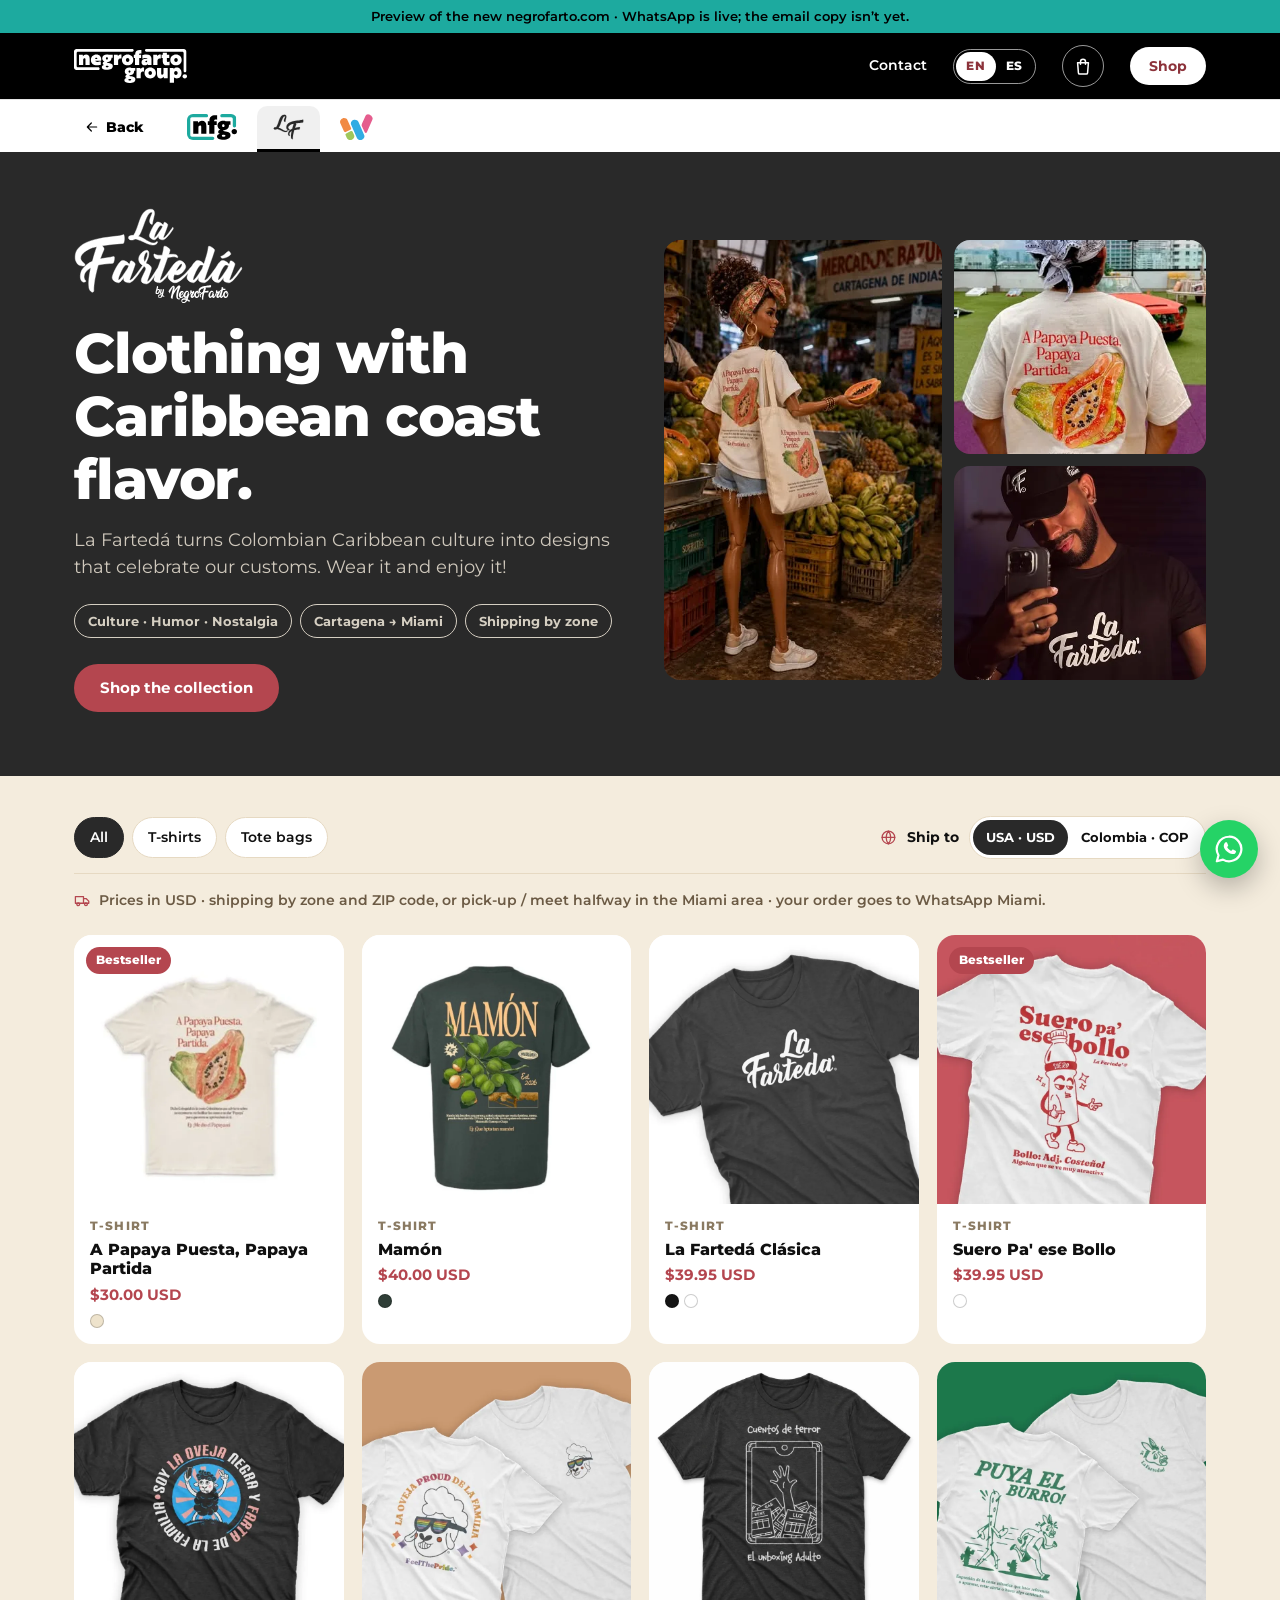
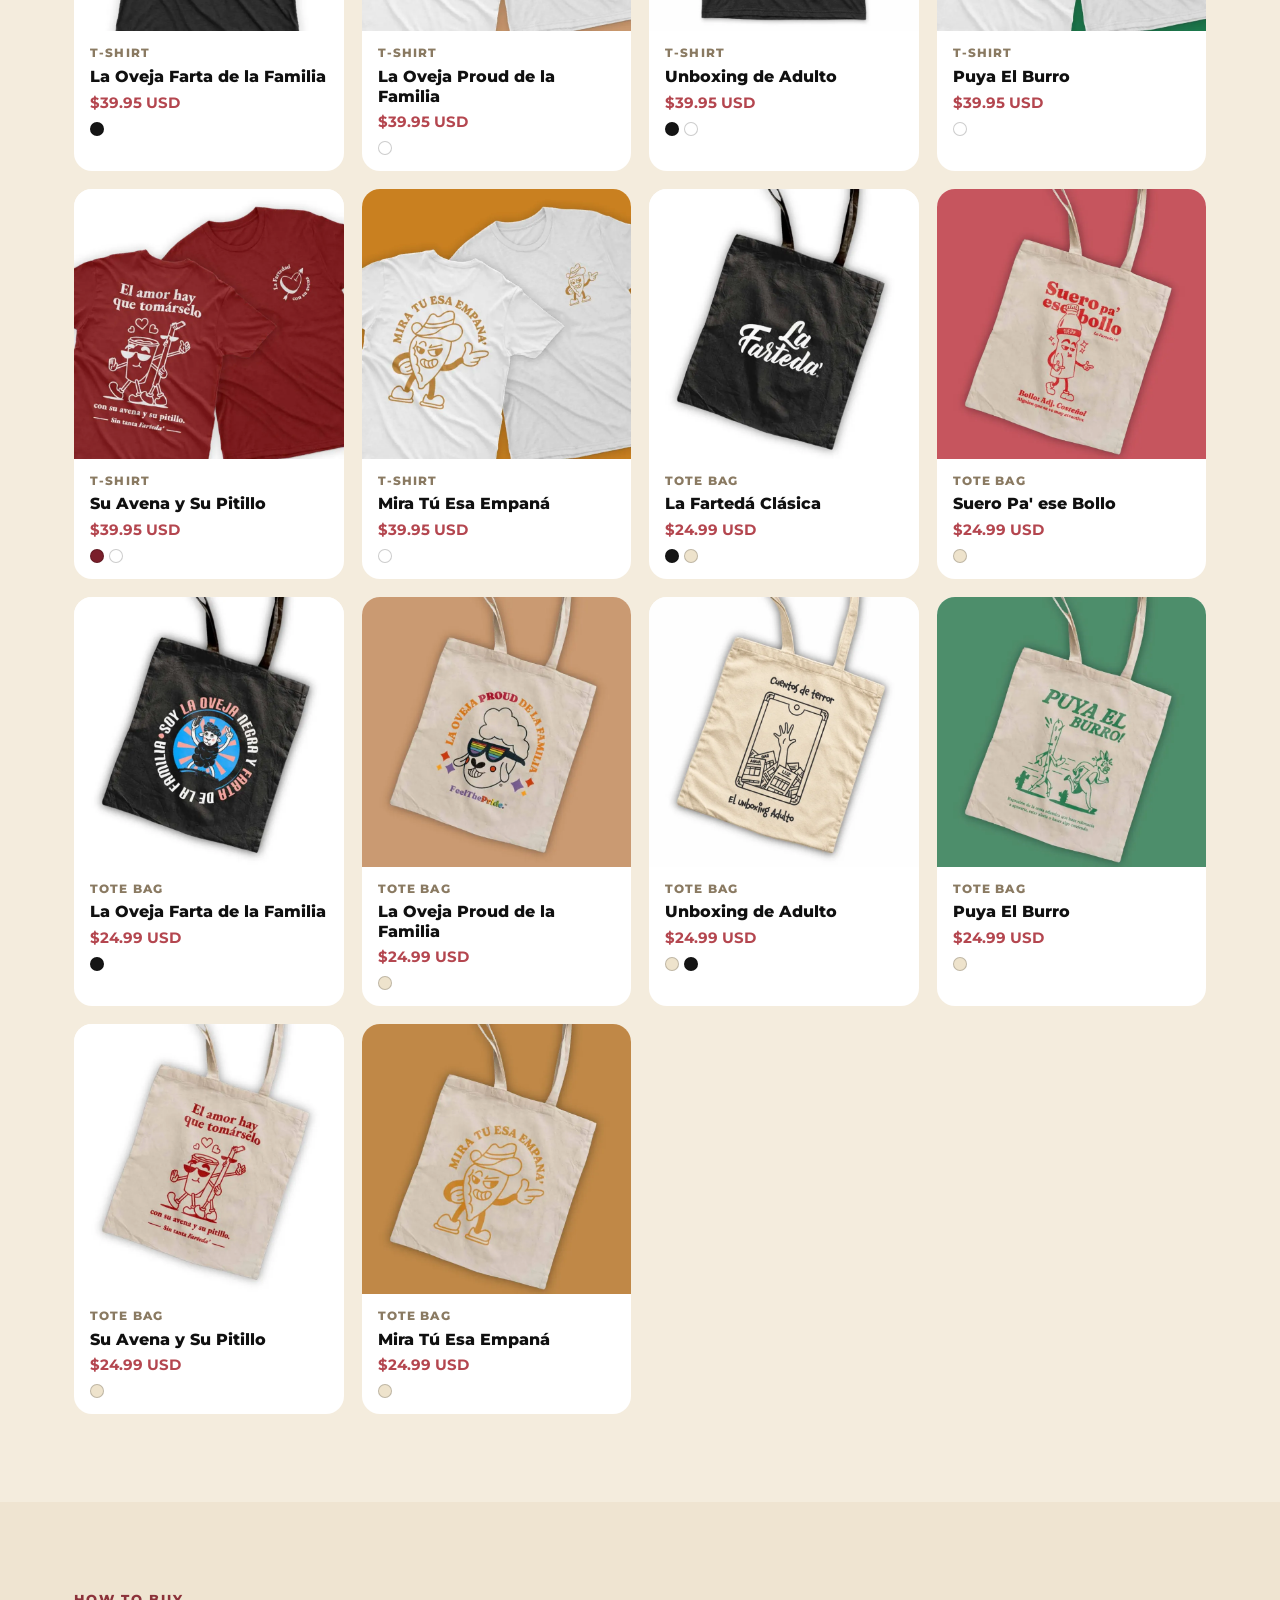
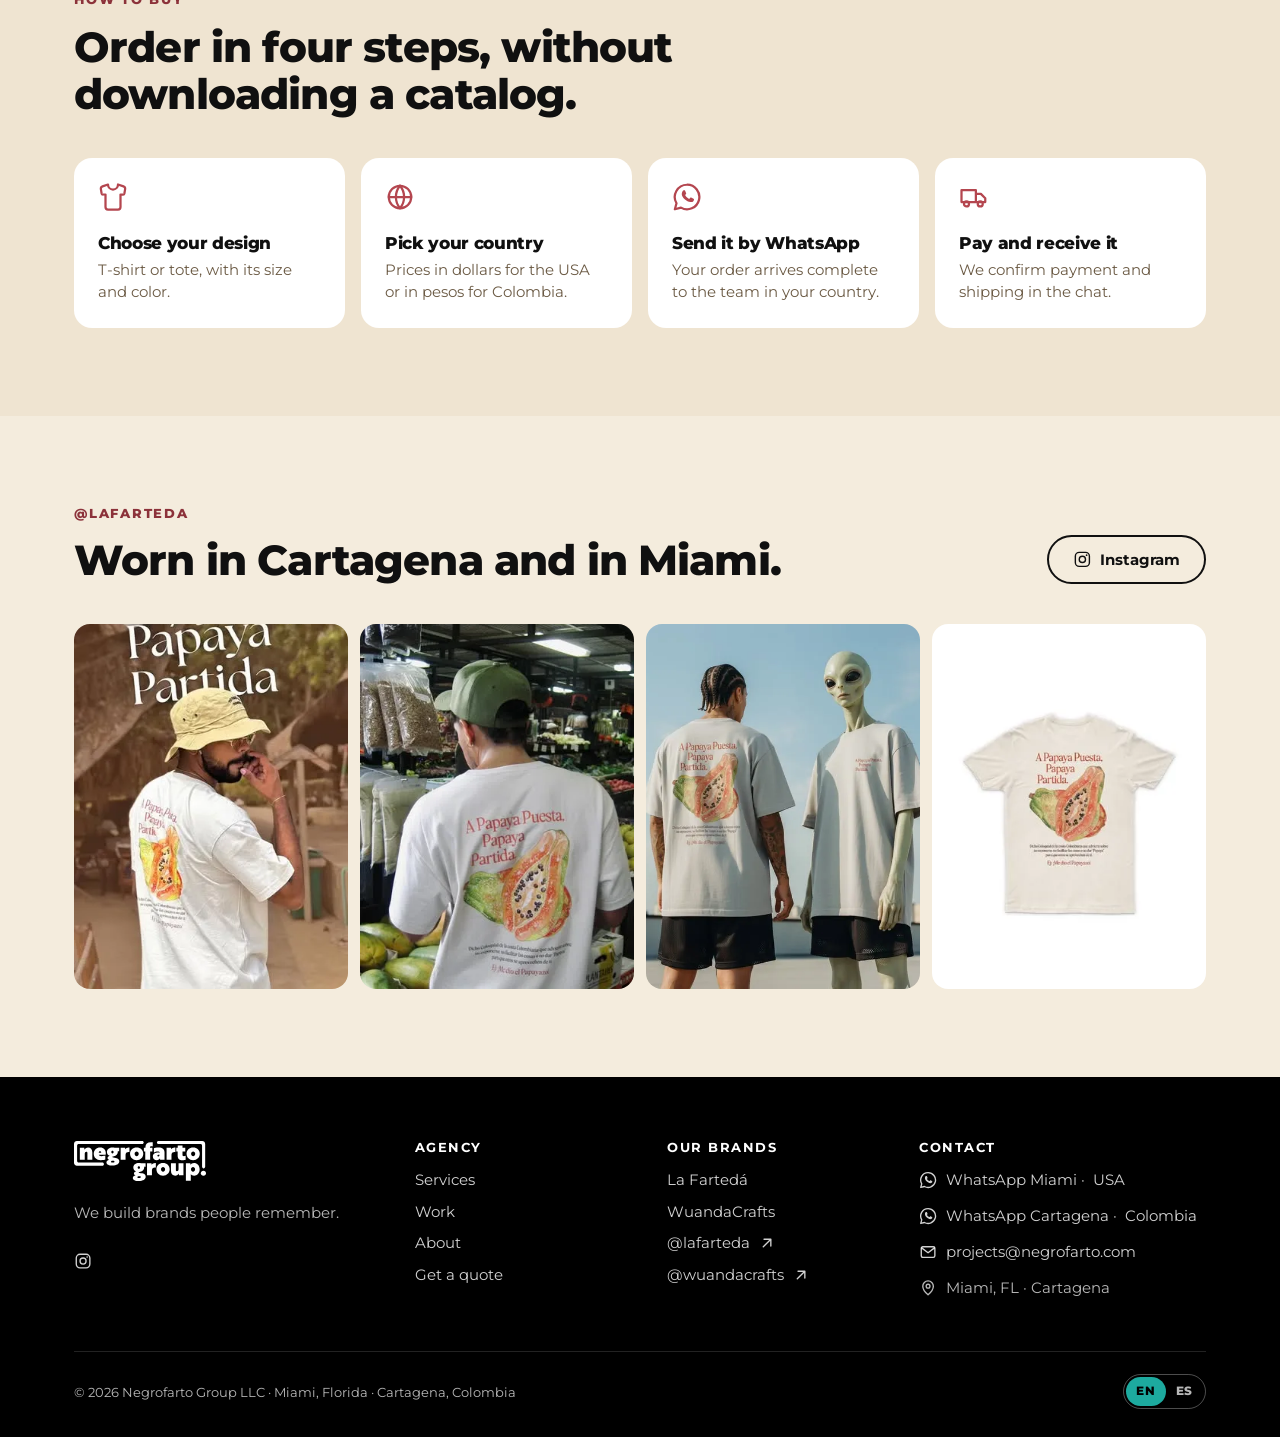
<file: prototipo/merch/index.html>
<!doctype html>
<html lang="en">
<head>
  <meta charset="utf-8" />
  <meta name="viewport" content="width=device-width, initial-scale=1" />
  <meta name="robots" content="noindex, nofollow" />
  <title>La Fartedá — Merch by NFG</title>
  <meta name="description" content="La Fartedá: Colombian Caribbean clothing. T-shirts and tote bags shipped to the USA and Colombia." />
  <meta name="theme-color" content="#000000" />
  <link rel="icon" href="../img/marcas/lafarteda-favicon.svg" type="image/svg+xml" />
  <link rel="icon" href="../img/marcas/lafarteda-favicon-32.png" sizes="32x32" type="image/png" />
  <link rel="apple-touch-icon" href="../img/marcas/lafarteda-apple-touch-icon.png" />
  <!-- Vista previa: og:image apunta al sitio de revisión; al publicar en negrofarto.com se cambia a ese dominio. -->
  <meta property="og:type" content="website" />
  <meta property="og:site_name" content="NFG" />
  <meta property="og:title" content="La Fartedá — Merch by NFG" />
  <meta property="og:description" content="La Fartedá: Colombian Caribbean clothing. T-shirts and tote bags shipped to the USA and Colombia." />
  <meta property="og:image" content="https://niconania.github.io/negrofarto-web/prototipo/img/og/og-lafarteda.png" />
  <meta property="og:image:width" content="1200" />
  <meta property="og:image:height" content="630" />
  <meta name="twitter:card" content="summary_large_image" />
  <link rel="preconnect" href="https://fonts.googleapis.com" />
  <link rel="preconnect" href="https://fonts.gstatic.com" crossorigin />
  <link href="https://fonts.googleapis.com/css2?family=Montserrat:wght@400;500;600;700;800;900&amp;display=swap" rel="stylesheet" />
  <link rel="stylesheet" href="../recursos/estilos.css" />
</head>
<body class="marca-lf" data-pagina="merch" data-base="../">
  <main>
    <section class="lf-hero">
      <div class="caja lf-hero-grilla">
        <div>
          <img class="lf-logo" src="../img/marcas/lafarteda-logo-by.svg" alt="La Fartedá by NegroFarto" width="169" height="96" />
          <h1 data-t="lf.h1"></h1>
          <p data-t="lf.texto"></p>
          <ul class="chips-texto">
            <li data-t="lf.chip1"></li>
            <li>Cartagena → Miami</li>
            <li data-t="lf.chip3"></li>
          </ul>
          <a class="boton boton--acento" href="#coleccion" data-t="lf.cta"></a>
        </div>
        <div class="lf-fotos">
          <img src="../img/lafarteda/estilo-04.webp" alt="" />
          <img src="../img/lafarteda/estilo-07.webp" alt="" />
          <img src="../img/lafarteda/estilo-09.webp" alt="" />
        </div>
      </div>
    </section>

    <section class="seccion lf-coleccion" id="coleccion">
      <div class="caja">
        <div class="lf-barra">
          <div class="chips chips--claro" id="lf-filtros" role="group"></div>
          <div class="pais">
            <svg class="icono" aria-hidden="true"><use href="#i-pais"/></svg>
            <span data-t="lf.pais"></span>
            <div class="pais-botones" role="group">
              <button type="button" data-pais="usa" aria-pressed="true">USA · USD</button>
              <button type="button" data-pais="col" aria-pressed="false">Colombia · COP</button>
            </div>
          </div>
        </div>
        <p class="lf-nota-envio" id="lf-nota-envio"></p>
        <div class="productos" id="lista-productos"></div>
      </div>
    </section>

    <section class="seccion seccion--suave">
      <div class="caja">
        <div class="cabeza-seccion">
          <p class="ceja" data-t="lf.como_ceja"></p>
          <h2 data-t="lf.como"></h2>
        </div>
        <ol class="pasos-lf">
          <li><svg class="icono" aria-hidden="true"><use href="#i-camiseta"/></svg><h3 data-t="lf.p1t"></h3><p data-t="lf.p1x"></p></li>
          <li><svg class="icono" aria-hidden="true"><use href="#i-pais"/></svg><h3 data-t="lf.p2t"></h3><p data-t="lf.p2x"></p></li>
          <li><svg class="icono" aria-hidden="true"><use href="#i-whatsapp"/></svg><h3 data-t="lf.p3t"></h3><p data-t="lf.p3x"></p></li>
          <li><svg class="icono" aria-hidden="true"><use href="#i-envio"/></svg><h3 data-t="lf.p4t"></h3><p data-t="lf.p4x"></p></li>
        </ol>
      </div>
    </section>

    <section class="seccion">
      <div class="caja">
        <div class="cabeza-seccion cabeza-seccion--fila">
          <div>
            <p class="ceja">@lafarteda</p>
            <h2 data-t="lf.look"></h2>
          </div>
          <a class="boton boton--borde" href="https://www.instagram.com/lafarteda/" target="_blank" rel="noopener"><svg class="icono" aria-hidden="true"><use href="#i-instagram"/></svg>Instagram</a>
        </div>
        <div class="look">
          <img src="../img/lafarteda/estilo-01.webp" alt="" loading="lazy" />
          <img src="../img/lafarteda/estilo-02.webp" alt="" loading="lazy" />
          <img src="../img/lafarteda/estilo-05.webp" alt="" loading="lazy" />
          <img src="../img/lafarteda/estilo-08.webp" alt="" loading="lazy" />
        </div>
      </div>
    </section>
  </main>
  <dialog class="modal modal--ancho" id="modal-producto"></dialog>
  <dialog class="cajon" id="cajon-carrito"></dialog>

  <script src="../recursos/iconos.js"></script>
  <script src="../recursos/textos.js"></script>
  <script src="../recursos/datos.js"></script>
  <script src="../recursos/app.js"></script>
</body>
</html>
</file>
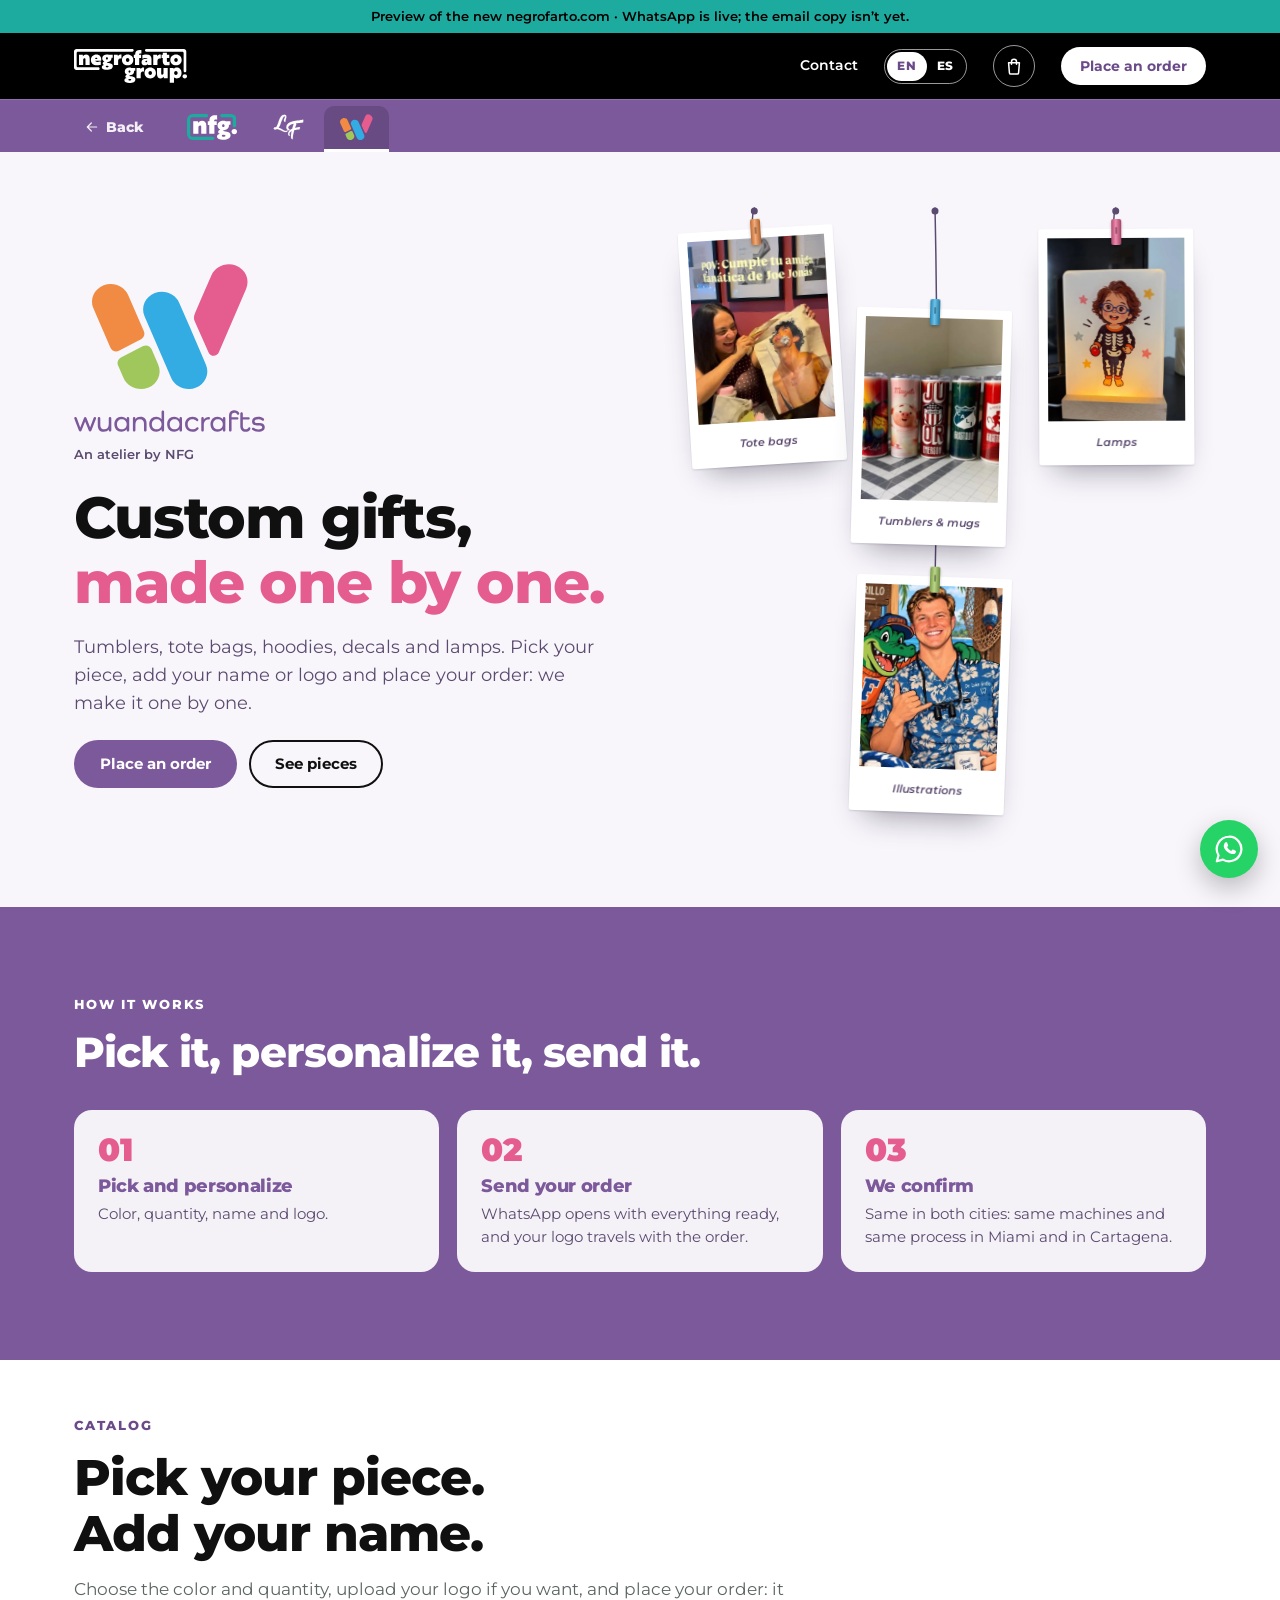
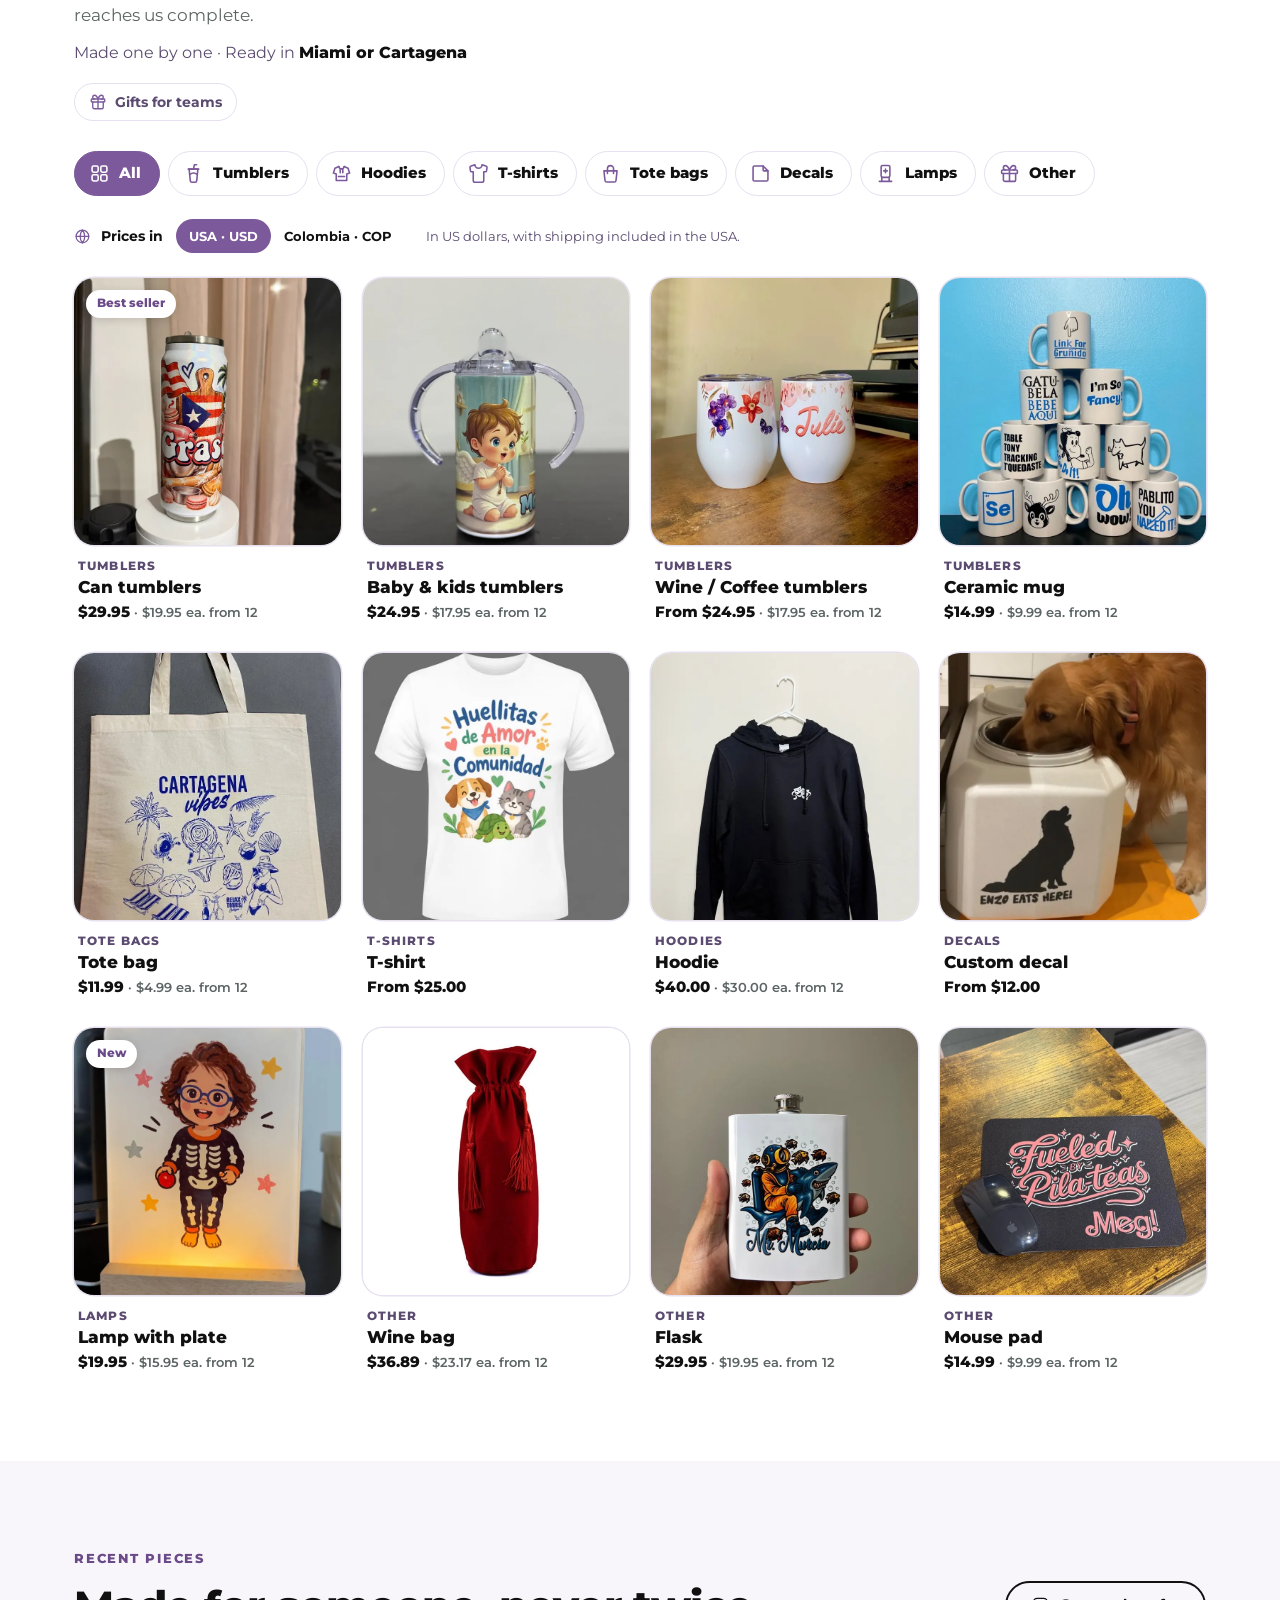
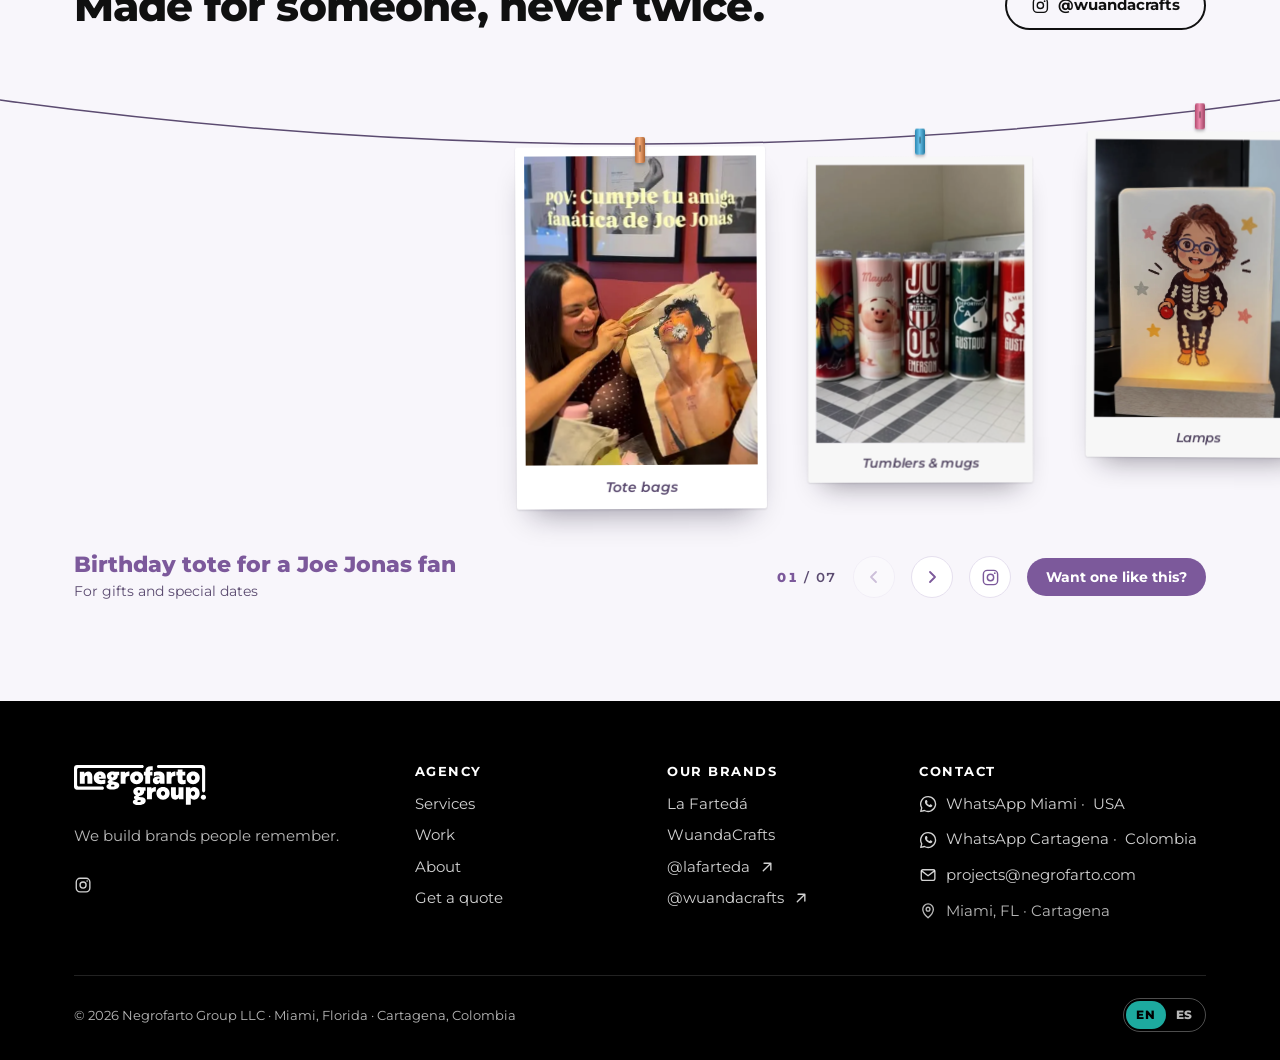
<file: prototipo/wuandacrafts/index.html>
<!doctype html>
<html lang="en">
<head>
  <meta charset="utf-8" />
  <meta name="viewport" content="width=device-width, initial-scale=1" />
  <meta name="robots" content="noindex, nofollow" />
  <title>WuandaCrafts — Custom gifts by NFG</title>
  <meta name="description" content="WuandaCrafts: custom apparel, gifts, merch and decals, made one by one in Miami and Cartagena." />
  <meta name="theme-color" content="#000000" />
  <!-- La «miniatura» de WuandaCrafts (Juan, 10 nov 2026): la W de cuatro piezas, no la de NFG (herramientas/construir-favicon-wc.mjs). -->
  <link rel="icon" href="../img/marcas/wuandacrafts-favicon.svg" type="image/svg+xml" />
  <link rel="icon" href="../img/marcas/wuandacrafts-favicon-32.png" sizes="32x32" type="image/png" />
  <link rel="apple-touch-icon" href="../img/marcas/wuandacrafts-apple-touch-icon.png" />
  <!-- Vista previa: og:image apunta al sitio de revisión; al publicar en negrofarto.com se cambia a ese dominio. -->
  <meta property="og:type" content="website" />
  <meta property="og:site_name" content="NFG" />
  <meta property="og:title" content="WuandaCrafts — Custom gifts by NFG" />
  <meta property="og:description" content="WuandaCrafts: custom apparel, gifts, merch and decals, made one by one in Miami and Cartagena." />
  <meta property="og:image" content="https://niconania.github.io/negrofarto-web/prototipo/img/og/og-wuandacrafts.png" />
  <meta property="og:image:width" content="1200" />
  <meta property="og:image:height" content="630" />
  <meta name="twitter:card" content="summary_large_image" />
  <link rel="preconnect" href="https://fonts.googleapis.com" />
  <link rel="preconnect" href="https://fonts.gstatic.com" crossorigin />
  <link href="https://fonts.googleapis.com/css2?family=Montserrat:wght@400;500;600;700;800;900&amp;family=Pacifico&amp;family=Fredoka:wght@500;600&amp;family=Permanent+Marker&amp;display=swap" rel="stylesheet" />
  <link rel="stylesheet" href="../recursos/estilos.css" />
</head>
<body class="marca-wc" data-pagina="wuanda" data-base="../">
  <main>
    <!-- Vista de inicio: héroe, cómo funciona, catálogo y piezas recientes. La ficha de una pieza (#pieza/<id>) la reemplaza. -->
    <div id="vista-inicio">
      <section class="wc-hero">
        <div class="caja wc-hero-grilla">
          <div>
            <div class="wc-marca">
              <img src="../img/marcas/wuandacrafts-logo.svg" alt="WuandaCrafts" width="191" height="168" />
              <span data-t="wc.firma"></span>
            </div>
            <h1 data-t-html="wc.h1"></h1>
            <p data-t="wc.texto"></p>
            <div class="acciones">
              <a class="boton boton--acento" href="#catalogo" data-t="wc.cta"></a>
              <a class="boton boton--borde" href="#piezas" data-t="wc.cta2"></a>
            </div>
          </div>
          <!-- Cortina de fotos (recursos/tendedero.js): las piezas marcadas con "portada" en datos.js. -->
          <div id="cortina-heroe"></div>
        </div>
      </section>

      <section class="seccion wc-uno">
        <div class="caja">
          <p class="ceja" data-t="wc.uno_ceja"></p>
          <h2 data-t="wc.uno_titulo"></h2>
          <div class="uno-grilla">
            <div class="uno"><span class="uno-num">01</span><h3 data-t="wc.u1t"></h3><p data-t="wc.u1x"></p></div>
            <div class="uno"><span class="uno-num">02</span><h3 data-t="wc.u2t"></h3><p data-t="wc.u2x"></p></div>
            <div class="uno"><span class="uno-num">03</span><h3 data-t="wc.u3t"></h3><p data-t="wc.u3x"></p></div>
          </div>
        </div>
      </section>

      <!-- El catálogo (recursos/app.js, iniciarWuanda; piezas en datos.js → wc.catalogo). -->
      <section class="seccion wc-catalogo" id="catalogo">
        <div class="caja">
          <div class="cabeza-seccion">
            <p class="ceja" data-t="wc.cat_ceja"></p>
            <h2 data-t="wc.cat_titulo"></h2>
            <p class="bajada" data-t="wc.cat_texto"></p>
            <p class="cat-listo"><span data-t="wc.hecho"></span> · <span data-t="wc.listo_en"></span> <strong data-t="wc.listo_lugar"></strong></p>
            <button class="regalos-pill" type="button" id="regalos-abrir" aria-haspopup="dialog"><svg class="icono" aria-hidden="true"><use href="#i-regalo"/></svg><span data-t="wc.regalos_pill"></span></button>
          </div>
          <div class="cat-tabs" id="wc-tabs" role="group" data-t-aria="wc.categorias"></div>
          <div class="wc-moneda">
            <div class="pais">
              <svg class="icono" aria-hidden="true"><use href="#i-pais"/></svg>
              <span data-t="wc.precios_en"></span>
              <div class="pais-botones" role="group">
                <button type="button" data-wc-pais="usa" aria-pressed="true">USA · USD</button>
                <button type="button" data-wc-pais="col" aria-pressed="false">Colombia · COP</button>
              </div>
            </div>
            <p class="wc-moneda-nota" id="wc-moneda-nota"></p>
          </div>
          <div class="cat-grilla" id="wc-grilla"></div>
        </div>
      </section>

      <section class="seccion seccion--suave" id="piezas">
        <div class="caja">
          <div class="cabeza-seccion cabeza-seccion--fila">
            <div>
              <p class="ceja" data-t="wc.piezas_ceja"></p>
              <h2 data-t="wc.piezas_titulo"></h2>
            </div>
            <a class="boton boton--borde" href="https://www.instagram.com/wuandacrafts/" target="_blank" rel="noopener"><svg class="icono" aria-hidden="true"><use href="#i-instagram"/></svg>@wuandacrafts</a>
          </div>
        </div>
        <!-- Tendedero de fotos a todo el ancho (recursos/tendedero.js); su barra se alinea con la caja. -->
        <div id="tendedero-piezas"></div>
      </section>
    </div>

    <!-- Vista de una pieza: se pinta en app.js al abrir #pieza/<id>. -->
    <div id="vista-pieza" hidden></div>
  </main>

  <!-- Barra fija del celular con el pedido (solo cuando hay piezas) y el cajón «Tu pedido». -->
  <div class="barra-pedido" id="barra-pedido" hidden></div>
  <dialog class="cajon" id="cajon-pedido"></dialog>
  <dialog class="modal modal--regalos" id="modal-regalos" aria-labelledby="regalos-titulo">
    <button class="modal-cerrar" type="button" data-cerrar data-t-aria="car.cerrar"><svg class="icono" aria-hidden="true"><use href="#i-cerrar"/></svg></button>
    <div class="modal-cuerpo">
      <svg class="icono regalos-icono" aria-hidden="true"><use href="#i-regalo"/></svg>
      <h3 id="regalos-titulo" data-t="wc.regalos_t"></h3>
      <p data-t="wc.regalos_x"></p>
      <button class="boton boton--acento" type="button" id="regalos-cta" data-t="wc.regalos_cta"></button>
    </div>
  </dialog>

  <script src="../recursos/iconos.js"></script>
  <script src="../recursos/textos.js"></script>
  <script src="../recursos/datos.js"></script>
  <script src="../recursos/tendedero.js"></script>
  <script src="../recursos/app.js"></script>
</body>
</html>
</file>
<file: prototipo/recursos/estilos.css>
/* Prototipo de negrofarto.com — marca Negrofarto Group (turquesa #1DAA9F,
   negro, blanco y Montserrat, según su manual). La Fartedá y WuandaCrafts
   viven bajo la misma cabecera y solo cambian el color de acento. */
*, *::before, *::after { box-sizing: border-box; }

:root {
  --negro: #000;
  --cabecera: var(--negro); /* la cabecera es negra en las tres páginas */
  --puertas: var(--negro); /* el color de la barra de las tres puertas: es lo que cambia con la marca */
  --carbon: #141414;
  --texto: #101010;
  --gris: #5c6564;
  --linea: #e2e7e6;
  --fondo: #fff;
  --suave: #f2f6f5;
  /* Turquesa y sus cuatro tonos oficiales: manual de marca 2026, p.13. */
  --turquesa: #1daa9f;
  --turquesa-aqua: #2edccd;
  --turquesa-claro: #62e4da;
  --turquesa-oscuro: #157a72;
  --turquesa-tinta: #0c4641;
  --acento: var(--turquesa);
  --acento-oscuro: var(--turquesa-oscuro);
  --sobre-acento: #000;
  --wa: #25d366;
  --error: #b42318;
  --radio: 16px;
  --sombra: 0 14px 40px rgba(0, 0, 0, .09);
  --caja: 1180px;
  --alto-cabecera: 66px;
  /* Tipografías del manual: Brother 1816 para títulos y Montserrat para texto. Brother 1816 es comercial y aún no
     tenemos sus archivos ni su licencia web, así que los títulos caen a Montserrat. Cuando lleguen, basta declarar
     su @font-face y todos los títulos la toman sin tocar nada más. */
  --fuente-titulo: 'Brother 1816', 'Montserrat', system-ui, -apple-system, 'Segoe UI', sans-serif;
  --fuente-texto: 'Montserrat', system-ui, -apple-system, 'Segoe UI', sans-serif;
}
.marca-lf {
  --acento: #b4464f;
  --acento-oscuro: #8c323a;
  --sobre-acento: #fff;
  --lf-oscuro: #292929;
  --lf-crema: #f4ecdd;
  --lf-crema-2: #e6d9c2;
  --lf-cafe: #6b5a44;
}
/* WuandaCrafts: la paleta de su marca nueva (2024; lámina «Paleta de Color» del post de @negrofartogroup). Los cinco
   colores son los oficiales. El morado lleva el botón y los pasos (blanco encima: 5,6:1); el rosa, solo textos grandes
   (3,1:1) y adornos; el resto de tonos son derivados del morado. */
.marca-wc {
  --wc-morado: #7c599b; --wc-rosa: #e55d8e; --wc-azul: #32ace3; --wc-verde: #9fc75b; --wc-naranja: #f18a43;
  --acento: var(--wc-morado);
  --acento-oscuro: #6b4a8a;  /* para pasar el cursor y para texto de enlace (7:1 sobre blanco) */
  --sobre-acento: #fff;
  --wc-crema: #f8f6fb;
  --wc-linea: #e6e0ef;
  --wc-cafe: #5b4b70;        /* texto secundario (7,3:1 sobre la crema) */
}

html { scroll-behavior: smooth; scroll-padding-top: calc(var(--alto-cabecera) + 18px); }
body {
  margin: 0;
  font-family: var(--fuente-texto);
  font-size: 16px;
  line-height: 1.55;
  color: var(--texto);
  background: var(--fondo);
  -webkit-font-smoothing: antialiased;
}
img { display: block; max-width: 100%; }
a { color: inherit; }
button, input, select, textarea { font: inherit; color: inherit; }
h1, h2, h3, h4 { margin: 0; font-family: var(--fuente-titulo); line-height: 1.12; letter-spacing: -0.02em; }
p { margin: 0; }
[hidden] { display: none !important; }
.caja { max-width: var(--caja); margin: 0 auto; padding: 0 24px; }
.icono {
  width: 1.25em; height: 1.25em; flex: none;
  fill: none; stroke: currentColor; stroke-width: 1.8; stroke-linecap: round; stroke-linejoin: round;
}
:focus-visible { outline: 3px solid var(--turquesa-claro); outline-offset: 2px; }

/* ── Botones ── */
.boton {
  display: inline-flex; align-items: center; justify-content: center; gap: 8px;
  padding: 13px 24px; border: 2px solid transparent; border-radius: 999px;
  font-size: 15px; font-weight: 700; line-height: 1.2; text-decoration: none; cursor: pointer;
  transition: transform .15s, background-color .15s, color .15s, border-color .15s;
}
.boton:hover { transform: translateY(-1px); }
.boton--acento { background: var(--acento); color: var(--sobre-acento); }
.boton--acento:hover { background: var(--acento-oscuro); color: #fff; }
.boton--negro { background: #000; color: #fff; }
.boton--negro:hover { background: #2a2a2a; }
.boton--crema { background: #f4ecdd; color: #292929; }
.boton--crema:hover { background: #fff; }
.boton--borde { border-color: currentColor; background: transparent; }
.boton--borde-claro { border-color: rgba(255, 255, 255, .4); color: #fff; }
.boton--borde-claro:hover { border-color: #fff; }
.boton--chico { padding: 9px 17px; font-size: 13.5px; }
.boton--ancho { width: 100%; }
.enlace-flecha {
  display: inline-flex; align-items: center; gap: 6px; padding: 4px 0; border: 0; background: none;
  font-size: 14px; font-weight: 700; color: var(--acento-oscuro); text-decoration: none; cursor: pointer;
}

/* ── Aviso, cabecera y las tres puertas ── */
.aviso { background: var(--turquesa); color: #000; font-size: 12.5px; font-weight: 600; text-align: center; text-wrap: balance; padding: 7px 16px; }
.cabecera { position: sticky; top: 0; z-index: 50; background: var(--cabecera); color: #fff; }
.cabecera .caja { display: flex; align-items: center; gap: 26px; height: var(--alto-cabecera); position: relative; }
.logo img { height: 34px; width: auto; }
.menu { display: flex; gap: 26px; margin-left: auto; }
.menu a {
  padding: 6px 0; border-bottom: 2px solid transparent;
  font-size: 14px; font-weight: 600; color: rgba(255, 255, 255, .82); text-decoration: none;
}
.menu a:hover { color: #fff; border-color: var(--turquesa); }
.idioma { display: inline-flex; flex: none; padding: 2px; border: 1.5px solid rgba(255, 255, 255, .3); border-radius: 999px; }
.idioma button {
  padding: 5px 10px; border: 0; border-radius: 999px; background: transparent; color: inherit;
  font-size: 12px; font-weight: 800; letter-spacing: .06em; cursor: pointer;
}
.idioma button[aria-pressed="true"] { background: var(--turquesa); color: #000; }
.boton-carrito {
  position: relative; display: grid; place-items: center; width: 42px; height: 42px; flex: none;
  border: 1.5px solid rgba(255, 255, 255, .3); border-radius: 50%; background: transparent; color: #fff; cursor: pointer;
}
.boton-carrito:hover { border-color: #fff; }
.contador {
  position: absolute; top: -5px; right: -6px; display: grid; place-items: center; min-width: 20px; height: 20px; padding: 0 5px;
  border-radius: 10px; background: var(--acento); color: var(--sobre-acento); font-size: 11px; font-weight: 800;
}
.contador.latido { animation: latido .5s; }
@keyframes latido { 40% { transform: scale(1.35); } }
.menu-movil {
  display: none; place-items: center; width: 42px; height: 42px; flex: none;
  border: 0; border-radius: 10px; background: #1b1b1b; color: #fff; cursor: pointer;
}
/* La cabecera es la misma en las tres páginas: negra, con el logo de Negrofarto Group. Lo único que cambia con la marca es la
   barra de las tres puertas de abajo (Juan, 29 oct 2026: «en lugar de las 2 barras de color, 1 sola cambie»): negra en la
   agencia, blanca en La Fartedá y morada en WuandaCrafts. Antes (23-26 oct) también la cabecera tomaba el color de la marca.
   En La Fartedá y WuandaCrafts los botones de la cabecera van en blanco, como los dibujó Juan en su captura. */
.marca-lf { --puertas: #fff; --cabecera-claro: var(--lf-crema); }
.marca-wc { --puertas: var(--acento); --cabecera-claro: var(--wc-crema); }
.marca-lf .menu a, .marca-wc .menu a { color: #fff; }
.marca-lf .menu a:hover, .marca-wc .menu a:hover { border-color: #fff; }
.marca-lf .cabecera .idioma, .marca-wc .cabecera .idioma,
.marca-lf .boton-carrito, .marca-wc .boton-carrito { border-color: rgba(255, 255, 255, .6); }
.marca-lf .cabecera .idioma button[aria-pressed="true"], .marca-wc .cabecera .idioma button[aria-pressed="true"],
.marca-lf .cabecera .boton--cotizar, .marca-wc .cabecera .boton--cotizar,
.marca-lf .contador, .marca-wc .contador { background: #fff; color: var(--acento-oscuro); }
.marca-lf .cabecera .boton--cotizar:hover, .marca-wc .cabecera .boton--cotizar:hover { background: var(--cabecera-claro); color: var(--acento-oscuro); }
/* La barra de las tres puertas: un logo por marca, sin textos (el nombre va en el aria-label y en el title). */
.puertas { background: var(--puertas); border-top: 1px solid rgba(255, 255, 255, .14); }
.puertas .caja { display: flex; gap: 4px; padding-top: 6px; overflow-x: auto; scrollbar-width: none; }
.puertas .caja::-webkit-scrollbar { display: none; }
.puerta {
  --color-puerta: var(--turquesa);
  display: flex; align-items: center; gap: 10px; padding: 8px 16px 9px; flex: none;
  border-bottom: 3px solid transparent; border-radius: 10px 10px 0 0;
  color: rgba(255, 255, 255, .7); text-decoration: none; white-space: nowrap;
}
/* «Atrás» (17 nov 2026): a la izquierda de las puertas, en La Fartedá y WuandaCrafts. */
.puertas-atras {
  display: flex; align-items: center; gap: 6px; flex: none; margin-right: 10px; padding: 8px 14px 9px 10px;
  border-bottom: 3px solid transparent; border-radius: 10px 10px 0 0;
  font-size: 13.5px; font-weight: 800; color: rgba(255, 255, 255, .9); text-decoration: none; white-space: nowrap;
}
.puertas-atras .icono { width: 16px; height: 16px; transform: scaleX(-1); }
.puertas-atras:hover { background: rgba(255, 255, 255, .1); }
.marca-lf .puertas-atras { color: #000; }
.marca-lf .puertas-atras:hover { background: rgba(0, 0, 0, .05); }
.puerta--lf { --color-puerta: #d0646d; }
.puerta--wc { --color-puerta: #e55d8e; }
.puerta img { height: 26px; width: auto; border-radius: 6px; }
.puerta:hover { background: rgba(255, 255, 255, .05); }
.puerta[aria-current="page"] { background: rgba(255, 255, 255, .08); border-bottom-color: var(--color-puerta); color: rgba(255, 255, 255, .9); }
/* Sobre el morado, la puerta de la página donde estás se marca con una casilla más oscura y un subrayado blanco: el rosa claro de
   su acento casi no se veía. Sobre el blanco de La Fartedá (con los logos oscuros), una casilla gris y un subrayado negro. */
.marca-wc .puerta:hover { background: rgba(255, 255, 255, .1); }
.marca-wc .puerta[aria-current="page"] { background: rgba(0, 0, 0, .16); border-bottom-color: #fff; color: #fff; }
.marca-lf .puertas { border-top-color: rgba(0, 0, 0, .1); }
.marca-lf .puerta:hover { background: rgba(0, 0, 0, .05); }
.marca-lf .puerta[aria-current="page"] { background: rgba(0, 0, 0, .06); border-bottom-color: #000; }

/* Aviso breve al copiar el correo (un enlace «mailto:» no hace nada si la computadora no tiene una app de correo). */
.aviso-copiado {
  position: fixed; left: 50%; bottom: 22px; z-index: 90; width: max-content; max-width: min(520px, calc(100% - 32px)); padding: 12px 18px;
  border-radius: 14px; background: #111; color: #fff; box-shadow: 0 10px 30px rgba(0, 0, 0, .3); font-size: 14px; font-weight: 600; line-height: 1.4;
  text-align: center; transform: translate(-50%, 12px); opacity: 0; pointer-events: none; transition: opacity .2s, transform .2s;
}
.aviso-copiado.visible { transform: translate(-50%, 0); opacity: 1; }

/* ── Secciones comunes ── */
.seccion { padding: 88px 0; }
.seccion--suave { background: var(--suave); }
.seccion--negra { background: var(--negro); color: #fff; }
.ceja { margin-bottom: 14px; font-size: 12.5px; font-weight: 800; letter-spacing: .14em; text-transform: uppercase; color: var(--acento-oscuro); }
.seccion--negra .ceja, .seccion--kit .ceja { color: var(--turquesa); }
h2 { font-size: clamp(28px, 3.4vw, 42px); font-weight: 800; }
h2 em { font-style: normal; color: var(--acento-oscuro); }
.bajada { margin-top: 14px; font-size: 17px; color: var(--gris); }
.seccion--negra .bajada, .seccion--kit .bajada { color: rgba(255, 255, 255, .74); }
.cabeza-seccion { max-width: 740px; margin-bottom: 40px; }
.cabeza-seccion--fila { display: flex; flex-wrap: wrap; align-items: flex-end; justify-content: space-between; gap: 20px; max-width: none; }
.chips { display: flex; flex-wrap: wrap; gap: 8px; }
.chip {
  padding: 9px 15px; border: 1.5px solid rgba(255, 255, 255, .28); border-radius: 999px; background: transparent;
  color: #fff; font-size: 14px; font-weight: 600; cursor: pointer; transition: background-color .15s, border-color .15s, color .15s;
}
.chip:hover { border-color: #fff; }
.chip[aria-pressed="true"] { background: var(--turquesa); border-color: var(--turquesa); color: #000; }
.chips--claro .chip { border-color: var(--linea); background: #fff; color: var(--texto); }
.chips--claro .chip:hover { border-color: var(--texto); }
.chips--claro .chip[aria-pressed="true"] { background: var(--texto); border-color: var(--texto); color: #fff; }
.chip .icono { width: 1.05em; height: 1.05em; margin-right: 6px; vertical-align: -2px; }

/* Corchete del logo nfg.: engloba lo que va adentro. */
.corchete { position: relative; padding: 22px; }
.corchete::before, .corchete::after {
  content: ''; position: absolute; z-index: 1; width: 34%; height: 34%; border: 10px solid var(--acento); pointer-events: none;
}
.corchete::before { top: 0; left: 0; border-right: 0; border-bottom: 0; border-top-left-radius: 26px; }
.corchete::after { right: 0; bottom: 0; border-top: 0; border-left: 0; border-bottom-right-radius: 26px; }

/* ── Agencia: portada ── */
/* Clara y sin collage: Juan la sentía cargada y el negro pesado. Tampoco lleva el corchete del logo alrededor del
   mensaje: «me genera como que lo estás cerrando»; quiere el espacio en blanco limpio (reunión del 23 oct 2026). */
.hero { padding: 64px 0 0; background: var(--fondo); color: var(--texto); overflow: hidden; }
.hero-texto { position: relative; max-width: 860px; margin: 0 auto; padding: 52px 56px; text-align: center; }
.hero h1 { font-size: clamp(38px, 5vw, 64px); font-weight: 800; text-wrap: balance; }
.hero h1 em { font-style: normal; color: var(--turquesa-oscuro); }
.hero-bajada { max-width: 34em; margin: 20px auto 30px; font-size: 18px; color: var(--gris); text-wrap: pretty; }
.acciones { display: flex; flex-wrap: wrap; gap: 12px; }
.hero .acciones { justify-content: center; }
.cifras { display: grid; grid-template-columns: repeat(3, 1fr); margin-top: 48px; border-top: 1px solid var(--linea); }
.cifras div { display: flex; flex-direction: column; gap: 4px; padding: 22px 24px 26px 0; }
.cifras div + div { padding-left: 24px; border-left: 1px solid var(--linea); }
.cifras strong { font-size: 22px; font-weight: 800; color: var(--turquesa-oscuro); }
.cifras span { font-size: 14px; color: var(--gris); }
.cinta { overflow: hidden; background: var(--acento); color: var(--sobre-acento); white-space: nowrap; }
.cinta-pista { display: inline-flex; padding: 13px 0; font-size: 14px; font-weight: 800; letter-spacing: .06em; text-transform: uppercase; animation: cinta 45s linear infinite; }
.cinta-pista span { display: inline-flex; align-items: center; gap: 22px; padding-right: 22px; }
.cinta-pista span::after { content: ''; width: 7px; height: 7px; border-radius: 50%; background: currentColor; }
@keyframes cinta { to { transform: translateX(-50%); } }

/* Servicios */
.servicios { display: grid; grid-template-columns: repeat(3, 1fr); gap: 18px; align-items: start; }
.servicio {
  display: flex; flex-direction: column; gap: 12px; padding: 26px;
  border: 1.5px solid var(--linea); border-radius: var(--radio); background: #fff; transition: border-color .2s, box-shadow .2s;
}
.servicio:hover, .servicio.abierto { border-color: var(--turquesa); box-shadow: var(--sombra); }
.servicio { cursor: pointer; } /* toda la tarjeta abre «qué incluye»: Juan tocó la tarjeta y no pasó nada (23 oct 2026) */
.servicio-detalle { cursor: auto; }
.servicio-icono { display: grid; place-items: center; width: 48px; height: 48px; flex: none; border-radius: 14px; background: #e1f5f3; color: var(--turquesa-oscuro); }
.servicio-icono .icono { width: 26px; height: 26px; }
.servicio h3 { font-size: 19px; font-weight: 800; }
.servicio p { min-height: 4.65em; font-size: 15px; color: var(--gris); }
.servicio-ver .icono { transition: transform .2s; }
.servicio.abierto .servicio-ver .icono { transform: rotate(180deg); }
.servicio-detalle { display: none; gap: 14px; padding-top: 14px; border-top: 1px solid var(--linea); }
.servicio.abierto .servicio-detalle { display: grid; }
.lista-check { display: grid; gap: 8px; margin: 0; padding: 0; list-style: none; font-size: 14.5px; }
.lista-check li { display: flex; align-items: flex-start; gap: 8px; }
.lista-check .icono { margin-top: 2px; color: var(--turquesa); }

/* ¿Qué necesita tu negocio? Un formulario de dos pasos dentro de la caja blanca (la caja es lo que se llena) y, al lado
   sobre el fondo oscuro, el logo líquido (recursos/liquido.js), que «piensa» cuando se elige una opción. */
.seccion--kit { background: var(--turquesa-tinta); color: #fff; }
.kit-grilla { display: grid; grid-template-columns: minmax(0, 1fr) minmax(0, 1.12fr); gap: 56px; align-items: start; }
.kit-resultado {
  position: sticky; top: calc(var(--alto-cabecera) + 20px); padding: 34px;
  border-radius: 20px; background: #fff; color: var(--texto); box-shadow: 0 30px 60px rgba(0, 0, 0, .25);
}
/* El logo. La caja es más ancha que el logo para que el efecto tenga aire; el lienzo la cubre entera. El <img> marca
   dónde va el logo y es el respaldo (sin WebGL2, con «reducir movimiento» o hasta que el lienzo pinta). */
.kit-logo-caja { position: relative; margin: 20px -44px 0; padding: 15px 44px 18px; }
.kit-logo { position: relative; display: block; width: min(100%, 340px); height: auto; transition: opacity .4s ease; }
/* El lienzo del logo líquido sale 40 px de la caja por arriba y por la izquierda: el material que se dispersa en la
   metamorfosis tiene lugar (y unas paredes blandas en liquido.js lo frenan antes de que se corte en el borde). */
/* La metamorfosis: el logo que se ve cambia con el negocio elegido (nfg → SpillMug…). El lugar del logo tiene una proporción
   fija y el logo se acomoda adentro, entero y a la izquierda (centrado en el celular; el lienzo lee este object-position para
   dibujarlo igual que el respaldo): el cambio no mueve nada de la página. */
.kit-logo { aspect-ratio: 3 / 2; object-fit: contain; object-position: left center; }
.liquido { position: absolute; left: -40px; top: -40px; width: calc(100% + 40px); height: calc(100% + 40px); pointer-events: none; opacity: 0; transition: opacity .4s ease; }
.kit-logo-caja[data-liquido="on"] .liquido { opacity: 1; }
.kit-logo-caja[data-liquido="on"] .kit-logo { opacity: 0; }
.kit-pie { position: relative; min-height: 22px; margin-top: 20px; }
.kit-pista {
  position: relative; display: none; align-items: center; gap: 9px; font-size: 11px; font-weight: 800;
  letter-spacing: .14em; text-transform: uppercase; color: var(--turquesa-claro); transition: opacity .8s ease;
}
.kit-pista::before { content: ""; width: 6px; height: 6px; border-radius: 50%; background: currentColor; animation: kit-pulso 2.4s ease-in-out 2; }
.kit-logo-caja[data-liquido="on"] .kit-pista { display: inline-flex; }
.kit-logo-caja[data-tocado] .kit-pista { opacity: 0; }
/* Con el logo de un trabajo, la línea de quién es ocupa el lugar de la pista (ya no hace falta enseñar a tocar el logo). */
.kit-cliente { position: relative; display: none; font-size: 14px; line-height: 1.5; color: rgba(255, 255, 255, .78); animation: kit-cliente-entra .6s ease .2s both; }
.kit-logo-caja[data-liquido="on"] .kit-cliente { animation-delay: 2.1s; } /* con la metamorfosis, cuando el logo nuevo ya se asienta */
.kit-logo-caja[data-cliente] .kit-cliente { display: block; }
.kit-logo-caja[data-cliente] .kit-pista { display: none; }
.kit-cliente-enlace { display: inline-flex; align-items: center; gap: 6px; padding: 0; border: 0; background: none; font: inherit; font-weight: 800; color: var(--turquesa-claro); text-decoration: underline; text-underline-offset: 3px; cursor: pointer; }
.kit-cliente-enlace .icono { width: 14px; height: 14px; }
@keyframes kit-cliente-entra { from { opacity: 0; transform: translateY(6px); } to { opacity: 1; transform: none; } }
@keyframes kit-pulso { 0%, 100% { transform: scale(.6); opacity: .45; } 50% { transform: scale(1); opacity: 1; } }

/* El formulario: progreso, la pregunta (se escribe al cambiar de paso) y las opciones grandes con ícono. */
.kit-progreso { display: flex; align-items: center; gap: 8px; font-size: 12px; font-weight: 800; letter-spacing: .1em; text-transform: uppercase; color: var(--gris); }
.kit-progreso span { margin-right: 6px; white-space: nowrap; }
.kit-progreso i { flex: 1; height: 6px; border-radius: 3px; background: var(--linea); transition: background-color .3s; }
.kit-progreso i.lleno { background: var(--turquesa); }
.kit-ceja { margin: 24px 0 0; font-size: 12.5px; font-weight: 800; letter-spacing: .14em; text-transform: uppercase; color: var(--turquesa-oscuro); }
.kit-pregunta { margin: 6px 0 20px; font-size: clamp(24px, 2.5vw, 30px); font-weight: 800; color: #000; outline: none; }
/* Mientras se escribe, lo que falta queda transparente (ocupa su lugar, así las líneas no se corren) y el cursor parpadea. */
.kit-resto { color: transparent; }
.kit-resto::before { content: ""; display: inline-block; width: 3px; margin-right: -3px; height: .85em; vertical-align: -.06em; background: var(--turquesa); animation: kit-parpadeo 1s steps(1) infinite; }
@keyframes kit-parpadeo { 50% { opacity: 0; } }
.kit-opciones { display: grid; grid-template-columns: 1fr 1fr; gap: 10px; }
.kit-opciones--una { grid-template-columns: 1fr; }
.kit-opcion {
  display: flex; align-items: center; gap: 12px; padding: 12px 14px; border: 1.5px solid var(--linea); border-radius: 14px;
  background: #fff; color: var(--texto); font: 700 15px/1.25 var(--fuente-texto); text-align: left; cursor: pointer;
  transition: border-color .15s, box-shadow .15s, transform .15s, background-color .15s;
  animation: aparecer .35s backwards; animation-delay: calc(var(--i, 0) * 55ms + 120ms);
}
.kit-opciones--una .kit-opcion { padding: 14px 16px; }
.kit-opcion:hover { border-color: var(--turquesa); box-shadow: 0 8px 22px rgba(12, 70, 65, .14); transform: translateY(-1px); }
.kit-opcion[aria-pressed="true"] { border-color: var(--turquesa); background: #e1f5f3; }
.kit-ico { display: grid; place-items: center; flex: none; width: 42px; height: 42px; border-radius: 11px; background: #e1f5f3; color: var(--turquesa-oscuro); }
.kit-opcion[aria-pressed="true"] .kit-ico { background: #fff; }
.kit-ico .icono { width: 23px; height: 23px; }
.kit-despues { display: flex; align-items: center; gap: 8px; margin: 20px 0 0; font-size: 13.5px; color: var(--gris); }
.kit-elegido { display: flex; align-items: center; gap: 10px; margin-top: 22px; padding: 10px 12px; border-radius: 12px; background: var(--suave); font-size: 14px; }
.kit-elegido .icono { width: 18px; height: 18px; color: var(--turquesa-oscuro); }
.kit-elegido strong { flex: 1; }
.kit-elegido + .kit-pregunta { margin-top: 20px; }
.kit-cambiar { padding: 4px 2px; border: 0; background: none; color: var(--turquesa-oscuro); font: 700 14px var(--fuente-texto); text-decoration: underline; cursor: pointer; }
.kit-cambiar:hover { color: #000; }
.kit-items { display: grid; gap: 10px; margin: 18px 0 20px; padding: 0; list-style: none; }
.kit-item { display: grid; grid-template-columns: 40px 1fr; gap: 12px; align-items: start; padding: 12px; border-radius: 12px; background: var(--suave); animation: aparecer .35s both; }
.kit-item:nth-child(2) { animation-delay: .06s; }
.kit-item:nth-child(3) { animation-delay: .12s; }
.kit-item:nth-child(4) { animation-delay: .18s; }
@keyframes aparecer { from { opacity: 0; transform: translateY(8px); } }
.kit-item .servicio-icono { width: 40px; height: 40px; border-radius: 10px; }
.kit-item .servicio-icono .icono { width: 22px; height: 22px; }
.kit-item strong { display: block; font-size: 15px; }
.kit-item span { font-size: 13.5px; color: var(--gris); }
.kit-item small { display: inline-block; margin-top: 5px; font-size: 11.5px; font-weight: 800; letter-spacing: .08em; text-transform: uppercase; color: var(--turquesa-oscuro); }
.kit-nota { margin-bottom: 16px; padding: 10px 12px; border-radius: 10px; background: #e1f5f3; color: var(--turquesa-oscuro); font-size: 13.5px; font-weight: 600; }

/* Trabajos */
.trabajos { display: grid; grid-template-columns: repeat(3, 1fr); gap: 18px; }
.trabajo { position: relative; overflow: hidden; border-radius: var(--radio); background: #111; aspect-ratio: 1 / 1.08; }
.trabajo-abrir {
  position: absolute; inset: 0; display: block; width: 100%; height: 100%; padding: 0; border: 0;
  background: none; color: inherit; font: inherit; text-align: left; cursor: pointer;
}
.trabajo-abrir:focus-visible { outline-offset: -5px; } /* la tarjeta recorta lo que sale de su borde */
.trabajo img { width: 100%; height: 100%; object-fit: cover; transition: transform .5s; }
.trabajo:hover img { transform: scale(1.04); }
.trabajo-info { position: absolute; inset: auto 0 0 0; padding: 44px 66px 16px 18px; background: linear-gradient(transparent, rgba(0, 0, 0, .86)); color: #fff; }
.trabajo-info strong { display: block; font-size: 17px; font-weight: 800; }
.trabajo-info span { font-size: 13px; opacity: .85; }
/* Qué hizo NFG con la marca: la creó («Brand created», en turquesa, para enaltecerla) o trabajó con ella («Worked with us»). */
.trabajo-rol, .trabajo-info .trabajo-rol {
  display: inline-block; margin-bottom: 7px; padding: 3px 9px; border-radius: 999px; background: rgba(255, 255, 255, .2); color: #fff;
  font-size: 11px; font-weight: 800; letter-spacing: .05em; text-transform: uppercase; line-height: 1.4; opacity: 1; white-space: nowrap;
}
@media (max-width: 600px) { .trabajo-rol, .trabajo-info .trabajo-rol { padding: 3px 8px; font-size: 10px; letter-spacing: .03em; } }
.trabajo-rol--creada, .trabajo-info .trabajo-rol--creada { background: var(--turquesa); color: #000; }
.modal .trabajo-rol { background: var(--suave); color: var(--texto); }
.modal .trabajo-rol--creada { background: var(--turquesa); color: #000; }
/* Instagram de cada trabajo: abajo a la derecha, sobre el degradado, sin tapar la imagen. */
.trabajo-ig {
  position: absolute; right: 14px; bottom: 14px; display: grid; place-items: center; width: 40px; height: 40px;
  border: 1px solid rgba(255, 255, 255, .5); border-radius: 50%; color: #fff;
  transition: background-color .15s, border-color .15s, color .15s;
}
.trabajo-ig:hover { border-color: var(--acento); background: var(--acento); color: var(--sobre-acento); }
.trabajo-ig .icono { width: 20px; height: 20px; }
.solo-lectores { position: absolute; width: 1px; height: 1px; margin: -1px; padding: 0; overflow: hidden; clip: rect(0 0 0 0); white-space: nowrap; border: 0; }
.boton-circulo { display: grid; place-items: center; width: 38px; height: 38px; padding: 0; border: 0; border-radius: 50%; background: rgba(255, 255, 255, .94); color: #000; box-shadow: 0 4px 14px rgba(0, 0, 0, .28); cursor: pointer; }
.boton-circulo .icono { width: 20px; height: 20px; stroke-width: 2.2; }
.boton-circulo:disabled { opacity: .35; cursor: default; }

/* Trabajos con varias láminas o con video (pase 2, 26 oct 2026): insignia, y con el mouse encima, la vista previa. */
.insignia {
  position: absolute; top: 12px; right: 12px; z-index: 2; display: inline-flex; align-items: center; gap: 6px; padding: 6px 10px;
  border-radius: 999px; background: rgba(0, 0, 0, .55); color: #fff; font-size: 12.5px; font-weight: 800; letter-spacing: .02em; pointer-events: none;
}
.insignia .icono { width: 16px; height: 16px; }
.trabajo-info, .trabajo-ig { z-index: 2; }
.trabajo-video { position: absolute; inset: 0; width: 100%; height: 100%; object-fit: cover; opacity: 0; transition: opacity .25s; pointer-events: none; }
.trabajo-video.suena { opacity: 1; }
.trabajo-contador {
  position: absolute; top: 12px; left: 12px; z-index: 3; display: none; padding: 6px 10px; border-radius: 999px;
  background: rgba(0, 0, 0, .6); color: #fff; font-size: 12.5px; font-weight: 800; pointer-events: none;
}
.trabajo-flecha { position: absolute; top: 50%; z-index: 3; display: none; transform: translateY(-50%); }
.trabajo-flecha.ant { left: 10px; }
.trabajo-flecha.sig { right: 10px; }
/* Mientras se ve la vista previa, el título pasa a una cápsula chica: no tapa el texto de la lámina. */
.trabajo.viendo img { transform: none; }
.trabajo.viendo .trabajo-info { inset: auto auto 14px 14px; padding: 0; background: none; }
.trabajo.viendo .trabajo-info strong { display: inline-block; padding: 8px 14px; border-radius: 999px; background: rgba(0, 0, 0, .74); font-size: 14px; }
.trabajo.viendo .trabajo-info > span { display: none; }
.trabajo.viendo .trabajo-contador { display: block; }
.trabajo--laminas.viendo .insignia { display: none; } /* el contador ya dice cuántas hay */
.trabajo.viendo .trabajo-flecha { display: grid; }
.mas-instagram { margin-top: 28px; text-align: center; }
.mas-instagram a { display: inline-flex; align-items: center; gap: 8px; font-weight: 700; color: var(--turquesa-oscuro); text-decoration: none; }

/* Marcas */
.marcas { display: grid; grid-template-columns: 1fr 1fr; gap: 20px; }
.marca { display: flex; flex-direction: column; gap: 18px; padding: 34px; overflow: hidden; border-radius: 22px; }
.marca--lf { background: #292929; color: #f4ecdd; }
.marca--wc { background: #f8f6fb; color: #2c2840; box-shadow: inset 0 0 0 1.5px #e6e0ef; }
.marca-logo { align-self: flex-start; height: 64px; width: auto; margin: 10px 0; }
.marca-logo--wc { height: 100px; margin: 0; }
.marca p { max-width: 30em; font-size: 17px; }
.marca-fotos { display: grid; grid-template-columns: repeat(3, 1fr); gap: 10px; }
.marca-fotos img { width: 100%; aspect-ratio: 1; object-fit: cover; border-radius: 12px; }
.marca-pie { display: flex; flex-wrap: wrap; align-items: center; justify-content: space-between; gap: 12px; margin-top: auto; }
.marca-ruta { font-size: 13px; font-weight: 700; opacity: .72; }

/* Nosotros */
.nosotros { display: grid; grid-template-columns: .8fr 1.2fr; gap: 56px; align-items: center; }
.nosotros-foto { margin: 0; overflow: hidden; border-radius: 22px; background: var(--turquesa); }
.nosotros-foto img { width: 100%; aspect-ratio: 360 / 500; object-fit: cover; }
.nosotros h2 em { color: var(--turquesa-oscuro); }
.nosotros p:not(.ceja) { margin-top: 16px; font-size: 17px; color: #333; }
.datos-chip { display: flex; flex-wrap: wrap; gap: 8px; margin: 22px 0 0; padding: 0; list-style: none; }
.datos-chip li { padding: 7px 14px; border: 1px solid var(--linea); border-radius: 999px; background: var(--suave); font-size: 13.5px; font-weight: 700; }
/* El video de Juan instalando (Instagram): una tarjeta con su imagen y el play; el reproductor se abre en una ventana. */
.video-nosotros {
  display: flex; align-items: center; gap: 18px; width: 100%; margin-top: 26px; padding: 12px 20px 12px 12px; border: 1.5px solid var(--linea);
  border-radius: 16px; background: #f0faf9; color: inherit; font: inherit; text-align: left; cursor: pointer; transition: border-color .2s, box-shadow .2s;
}
.video-nosotros:hover { border-color: var(--turquesa); box-shadow: 0 8px 22px rgba(29, 170, 159, .16); }
.video-miniatura { position: relative; flex: none; width: 104px; height: 118px; overflow: hidden; border-radius: 10px; background: #111; }
.video-miniatura img { width: 100%; height: 100%; object-fit: cover; object-position: 50% 62%; }
.video-miniatura .boton-play { position: absolute; inset: 0; margin: auto; display: grid; place-items: center; width: 44px; height: 44px; border-radius: 50%; background: var(--turquesa); color: #000; box-shadow: 0 4px 14px rgba(0, 0, 0, .35); }
.video-texto strong { display: block; font-size: 17px; font-weight: 800; }
.video-texto span { display: block; margin-top: 3px; font-size: 14px; color: var(--gris); }
dialog.modal--video { max-width: min(440px, calc(100% - 24px)); max-height: calc(100dvh - 24px); overflow: auto; background: #111; }
.video-cuerpo { display: grid; gap: 12px; padding: 54px 14px 14px; justify-items: center; }
.video-cuerpo video { display: block; height: min(72dvh, 720px); max-width: 100%; aspect-ratio: 9 / 16; border-radius: 12px; background: #000; object-fit: cover; }
.modal .video-pie { margin: 0; max-width: 34ch; font-size: 13.5px; color: rgba(255, 255, 255, .78); text-align: center; }
.modal--video .modal-cerrar { top: 10px; right: 10px; }
.modal--video .boton--borde { border-color: rgba(255, 255, 255, .4); color: #fff; }

/* Proceso */
.proceso { display: grid; grid-template-columns: repeat(4, 1fr); gap: 22px; margin: 0; padding: 0; list-style: none; }
.proceso li { padding-top: 20px; border-top: 3px solid var(--turquesa); }
.proceso-num { display: block; margin-bottom: 14px; font-size: 40px; font-weight: 900; line-height: 1; color: var(--turquesa); }
.proceso h3 { margin-bottom: 8px; font-size: 19px; font-weight: 800; }
.proceso p { font-size: 15px; color: rgba(255, 255, 255, .72); }

/* Formularios */
.cotizar { display: grid; grid-template-columns: .85fr 1.15fr; gap: 56px; align-items: start; }
.contacto-directo { display: grid; gap: 10px; margin-top: 28px; }
.contacto-boton {
  display: flex; align-items: center; gap: 14px; width: 100%; padding: 14px 16px;
  border: 1.5px solid var(--linea); border-radius: 14px; background: #fff; text-align: left; text-decoration: none; cursor: pointer;
}
.contacto-boton:hover { border-color: var(--texto); }
.contacto-boton .icono { width: 26px; height: 26px; color: var(--turquesa-oscuro); }
.contacto-boton.wa .icono { color: #12924d; }
.contacto-boton strong { display: block; font-size: 15px; }
.contacto-boton small { display: block; font-size: 13px; color: var(--gris); }
.formulario { display: grid; gap: 18px; padding: 30px; border: 1.5px solid var(--linea); border-radius: 22px; background: #fff; box-shadow: var(--sombra); }
.campo { display: grid; gap: 7px; min-width: 0; margin: 0; padding: 0; border: 0; }
.etiqueta-campo, .campo legend { padding: 0; font-size: 13.5px; font-weight: 700; }
.campo legend { margin-bottom: 9px; }
.opcional { font-weight: 500; color: var(--gris); }
.campo input, .campo select, .campo textarea {
  width: 100%; padding: 12px 14px; border: 1.5px solid #d3dad9; border-radius: 11px; background: #fff;
  font-size: 15px; transition: border-color .15s, box-shadow .15s;
}
.campo textarea { min-height: 96px; resize: vertical; }
.campo input:focus, .campo select:focus, .campo textarea:focus {
  outline: none; border-color: var(--acento); box-shadow: 0 0 0 3px color-mix(in srgb, var(--acento) 22%, transparent);
}
.campo.con-error input, .campo.con-error textarea { border-color: var(--error); }
.error-campo { font-size: 13px; font-weight: 600; color: var(--error); }
.fila-2 { display: grid; grid-template-columns: 1fr 1fr; gap: 14px; }
.fila-3 { display: grid; grid-template-columns: repeat(3, 1fr); gap: 14px; }
.opciones-radio { display: grid; grid-template-columns: repeat(3, 1fr); gap: 8px; }
.opciones-radio--2 { grid-template-columns: 1fr 1fr; }
.opcion { position: relative; }
.opcion input { position: absolute; opacity: 0; pointer-events: none; }
.opcion span {
  display: block; height: 100%; padding: 11px 12px; border: 1.5px solid #d3dad9; border-radius: 11px;
  font-size: 14px; font-weight: 600; text-align: center; cursor: pointer;
}
.opcion input:checked + span { border-color: var(--texto); background: var(--texto); color: #fff; }
.opcion input:focus-visible + span { outline: 3px solid var(--turquesa-claro); outline-offset: 2px; }
.ruta { display: flex; align-items: center; gap: 6px; margin-top: 8px; font-size: 13.5px; font-weight: 700; color: #12924d; }
.nota-form { font-size: 12.5px; text-align: center; color: var(--gris); }

/* ── Pie ── */
.pie { padding: 64px 0 28px; background: var(--negro); color: rgba(255, 255, 255, .72); font-size: 14.5px; }
.pie-grilla { display: grid; grid-template-columns: 1.4fr 1fr 1fr 1.3fr; gap: 32px; }
.pie-logo img { height: 40px; width: auto; }
.pie-lema { max-width: 22em; margin-top: 14px; }
.pie-redes { display: flex; gap: 10px; margin-top: 18px; }
.pie-redes a { display: grid; place-items: center; width: 38px; height: 38px; border: 1.5px solid #333; border-radius: 50%; color: #fff; }
.pie h4 { margin-bottom: 14px; font-size: 12.5px; letter-spacing: .12em; text-transform: uppercase; color: #fff; }
.pie ul { display: grid; gap: 9px; margin: 0; padding: 0; list-style: none; }
.pie a, .pie .enlace {
  display: inline-flex; align-items: center; gap: 8px; padding: 0; border: 0; background: none;
  font-size: 14.5px; color: rgba(255, 255, 255, .82); text-align: left; text-decoration: none; cursor: pointer;
}
.pie a:hover, .pie .enlace:hover { color: var(--turquesa); }
.pie-lugar { display: inline-flex; align-items: center; gap: 8px; }
.pie-legal { display: flex; flex-wrap: wrap; align-items: center; justify-content: space-between; gap: 16px; margin-top: 48px; padding-top: 22px; border-top: 1px solid #222; font-size: 13px; }

.flotante {
  position: fixed; right: 22px; bottom: 22px; z-index: 40; display: grid; place-items: center; width: 58px; height: 58px;
  border: 0; border-radius: 50%; background: var(--wa); color: #fff; box-shadow: 0 10px 26px rgba(0, 0, 0, .25); cursor: pointer;
}
.flotante .icono { width: 30px; height: 30px; }

/* ── Diálogos ── */
dialog.modal {
  width: 100%; max-width: min(460px, calc(100% - 32px)); padding: 0; border: 0; border-radius: 22px;
  color: var(--texto); box-shadow: 0 30px 80px rgba(0, 0, 0, .35);
}
dialog.modal--ancho { max-width: min(900px, calc(100% - 32px)); }
dialog::backdrop { background: rgba(0, 0, 0, .6); }
.modal-cuerpo { display: grid; gap: 14px; padding: 28px; }
.modal h3 { padding-right: 36px; font-size: 21px; font-weight: 800; }
.modal p { font-size: 15px; color: var(--gris); }
.modal-cerrar {
  position: absolute; top: 12px; right: 12px; z-index: 2; display: grid; place-items: center; width: 38px; height: 38px;
  border: 0; border-radius: 50%; background: var(--suave); cursor: pointer;
}
.chat { display: grid; gap: 10px; padding: 16px; border-radius: 16px; background: #efeae2; }
.chat-destino { display: flex; align-items: center; gap: 8px; font-size: 13.5px; font-weight: 700; color: #075e54; }
.burbuja {
  justify-self: end; max-width: 100%; max-height: 38vh; overflow: auto; padding: 12px 14px;
  border-radius: 12px 12px 4px 12px; background: #d9fdd3; box-shadow: 0 1px 1px rgba(0, 0, 0, .08);
  font-size: 14px; white-space: pre-wrap; color: #111;
}
.modal .modal-nota { font-size: 12.5px; }
.elegir-wa { display: grid; grid-template-columns: 1fr 1fr; gap: 10px; }
/* Visor de un trabajo: la lámina (o el video) con flechas, contador y miniaturas; a la derecha, los datos. */
dialog.modal--visor { max-width: min(1080px, calc(100% - 32px)); max-height: calc(100dvh - 24px); overflow: auto; }
.visor { display: grid; grid-template-columns: 1.3fr 1fr; }
.visor-medios { display: grid; grid-template-rows: 1fr auto; min-width: 0; background: #111; }
.visor-escena { position: relative; height: min(66vh, 620px); }
.visor-lamina { position: absolute; inset: 0; touch-action: pan-y; }
.visor-lamina img, .visor-video {
  position: absolute; inset: 14px; width: calc(100% - 28px); height: calc(100% - 28px); object-fit: contain; border-radius: 6px; animation: aparecer .2s both;
}
.visor-contador { position: absolute; top: 24px; left: 24px; z-index: 3; padding: 6px 10px; border-radius: 999px; background: rgba(0, 0, 0, .6); color: #fff; font-size: 12.5px; font-weight: 800; pointer-events: none; }
.visor-flecha { position: absolute; top: 50%; z-index: 3; transform: translateY(-50%); }
.visor-flecha.ant { left: 24px; }
.visor-flecha.sig { right: 24px; }
.visor-tira { display: flex; gap: 8px; padding: 12px 14px; overflow-x: auto; background: #0a0a0a; scrollbar-width: thin; }
.visor-mini { position: relative; flex: none; width: 54px; height: 54px; padding: 0; border: 2px solid transparent; border-radius: 8px; overflow: hidden; background: #222; opacity: .55; cursor: pointer; }
.visor-mini[aria-current="true"] { opacity: 1; border-color: var(--turquesa); }
.visor-mini img { width: 100%; height: 100%; object-fit: cover; }
.visor-mini--video::after { content: ""; position: absolute; inset: 0; background: rgba(0, 0, 0, .35) center / 18px no-repeat url("data:image/svg+xml,%3Csvg xmlns='http://www.w3.org/2000/svg' viewBox='0 0 24 24'%3E%3Cpath fill='white' d='M8 5.5v13l10.5-6.5z'/%3E%3C/svg%3E"); }
.visor-puntos { display: none; justify-content: center; gap: 5px; padding: 12px 0 14px; }
.visor-puntos i { width: 6px; height: 6px; border-radius: 3px; background: rgba(255, 255, 255, .4); transition: width .2s, background-color .2s; }
.visor-puntos i.activo { width: 18px; background: #fff; }
.visor .modal-cuerpo { align-content: center; padding: 32px; }

/* ── La Fartedá (/merch) ── */
.marca-lf { background: var(--lf-crema); }
.lf-hero { padding: 56px 0 64px; overflow: hidden; background: var(--lf-oscuro); color: var(--lf-crema); }
.lf-hero-grilla { display: grid; grid-template-columns: 1fr 1fr; gap: 48px; align-items: center; }
.lf-logo { height: 96px; width: auto; margin: 0 0 18px; }
.lf-hero h1 { font-size: clamp(34px, 4.4vw, 56px); font-weight: 800; color: #fff; }
.lf-hero p { max-width: 30em; margin: 16px 0 22px; font-size: 18px; color: rgba(244, 236, 221, .82); }
.chips-texto { display: flex; flex-wrap: wrap; gap: 8px; margin: 0 0 26px; padding: 0; list-style: none; }
.chips-texto li { padding: 6px 13px; border: 1.5px solid currentColor; border-radius: 999px; font-size: 13px; font-weight: 700; opacity: .85; }
.lf-fotos { display: grid; grid-template-columns: 1.1fr 1fr; grid-template-rows: repeat(2, minmax(0, 1fr)); gap: 12px; height: 440px; }
.lf-fotos img { width: 100%; height: 100%; object-fit: cover; border-radius: 16px; }
.lf-fotos img:first-child { grid-row: span 2; }
.lf-coleccion { padding-top: 26px; }
.lf-barra {
  position: sticky; top: var(--alto-cabecera); z-index: 20; display: flex; flex-wrap: wrap; align-items: center; justify-content: space-between;
  gap: 14px; padding: 14px 0; border-bottom: 1px solid var(--lf-crema-2); background: var(--lf-crema);
}
.marca-lf .chips--claro .chip { border-color: var(--lf-crema-2); }
.marca-lf .chips--claro .chip[aria-pressed="true"] { background: var(--lf-oscuro); border-color: var(--lf-oscuro); }
.pais { display: inline-flex; align-items: center; gap: 10px; font-size: 13.5px; font-weight: 700; }
.pais .icono { color: var(--acento); }
.pais-botones { display: inline-flex; padding: 3px; border: 1.5px solid var(--lf-crema-2); border-radius: 999px; background: #fff; }
.pais-botones button { padding: 7px 13px; border: 0; border-radius: 999px; background: transparent; font-size: 13px; font-weight: 700; cursor: pointer; }
.pais-botones button[aria-pressed="true"] { background: var(--lf-oscuro); color: #fff; }
.lf-nota-envio { display: flex; align-items: center; gap: 8px; margin: 16px 0 24px; font-size: 13.5px; font-weight: 600; color: var(--lf-cafe); }
.lf-nota-envio .icono { color: var(--acento); }
.productos { display: grid; grid-template-columns: repeat(4, 1fr); gap: 18px; }
.producto {
  position: relative; display: flex; flex-direction: column; overflow: hidden; padding: 0; border: 0; border-radius: 18px;
  background: #fff; text-align: left; cursor: pointer; transition: transform .2s, box-shadow .2s;
}
.producto:hover { transform: translateY(-3px); box-shadow: 0 16px 34px rgba(41, 41, 41, .14); }
.producto img { width: 100%; aspect-ratio: 1; object-fit: cover; }
.producto-info { display: grid; gap: 4px; padding: 14px 16px 16px; }
.producto-tipo { font-size: 11.5px; font-weight: 800; letter-spacing: .1em; text-transform: uppercase; color: #8a7a62; }
.producto-nombre { font-size: 15.5px; font-weight: 800; line-height: 1.25; }
.producto-precio { font-size: 15px; font-weight: 700; color: var(--acento); }
.etiqueta-producto { position: absolute; top: 12px; left: 12px; padding: 5px 10px; border-radius: 999px; background: var(--acento); color: #fff; font-size: 11.5px; font-weight: 800; }
.puntos { display: flex; gap: 5px; margin-top: 4px; }
.punto { width: 14px; height: 14px; flex: none; border: 1.5px solid rgba(0, 0, 0, .2); border-radius: 50%; }
.ficha { display: grid; grid-template-columns: 1fr 1fr; }
.ficha-img { position: relative; background: var(--lf-crema); }
.ficha-img > img { width: 100%; height: 100%; aspect-ratio: 1; object-fit: cover; }
.ficha-tira { position: absolute; left: 0; right: 0; bottom: 0; display: flex; gap: 8px; padding: 10px; overflow-x: auto; background: linear-gradient(transparent, rgba(0, 0, 0, .35)); }
.ficha-tira button { flex: none; width: 58px; height: 58px; padding: 0; border: 2px solid transparent; border-radius: 10px; overflow: hidden; background: #fff; cursor: pointer; }
.ficha-tira button[aria-pressed="true"] { border-color: var(--lf-oscuro); }
.ficha-tira img { width: 100%; height: 100%; object-fit: cover; display: block; }
.ficha .modal-cuerpo { align-content: start; gap: 16px; }
.ficha-precio { font-size: 22px; font-weight: 800; color: var(--acento); }
.ficha-precio small { margin-left: 8px; font-size: 13px; font-weight: 600; color: var(--gris); }
.grupo-opciones h4 { display: flex; justify-content: space-between; gap: 10px; margin-bottom: 8px; font-size: 13px; font-weight: 800; letter-spacing: 0; }
.grupo-opciones h4 span { font-weight: 500; color: var(--gris); }
.opciones { display: flex; flex-wrap: wrap; gap: 8px; }
.opcion-btn {
  display: inline-flex; align-items: center; gap: 8px; padding: 9px 13px; border: 1.5px solid #d9cfbd; border-radius: 10px;
  background: #fff; font-size: 14px; font-weight: 700; cursor: pointer;
}
.opcion-btn[aria-pressed="true"] { border-color: var(--lf-oscuro); background: var(--lf-oscuro); color: #fff; }
.opcion-btn .punto { width: 16px; height: 16px; }
.opcion-btn[aria-pressed="true"] .punto { border-color: rgba(255, 255, 255, .7); }
/* Cómo recibe el pedido quien compra en EE.UU.: dos opciones, cada una con su título y una línea debajo (carrito de La Fartedá). */
.opcion-zona { flex: 1 1 150px; flex-direction: column; align-items: flex-start; gap: 1px; text-align: left; }
.opcion-zona strong { font-size: 14px; font-weight: 800; }
.opcion-zona small { font-size: 12px; font-weight: 500; opacity: .72; }
/* El código postal (ZIP) del carrito de La Fartedá en EE.UU. y lo que se dice debajo según la zona (10 nov 2026). */
.campo-zip input { max-width: 170px; letter-spacing: .06em; }
.entrega-nota { display: flex; align-items: flex-start; gap: 7px; margin: 8px 0 10px; font-size: 13.5px; color: var(--gris); }
.entrega-nota .icono { flex: none; width: 17px; height: 17px; margin-top: 1px; }
.cantidad { display: inline-flex; align-items: center; border: 1.5px solid #d9cfbd; border-radius: 999px; }
.cantidad button { display: grid; place-items: center; width: 38px; height: 38px; border: 0; background: none; cursor: pointer; }
.cantidad output { min-width: 26px; font-weight: 800; text-align: center; }
.cantidad--chica button { width: 30px; height: 30px; }
.fila-agregar { display: flex; align-items: center; gap: 12px; }
.fila-agregar .boton { flex: 1; }
dialog.cajon {
  width: min(430px, 100%); height: 100%; max-width: 100%; max-height: 100%; margin: 0 0 0 auto; padding: 0; border: 0;
  background: #fff; color: var(--texto);
}
dialog.cajon[open] { display: flex; flex-direction: column; animation: deslizar .25s ease-out; }
@keyframes deslizar { from { transform: translateX(40px); opacity: .4; } }
.cajon-cabeza { display: flex; align-items: center; justify-content: space-between; padding: 18px 22px; border-bottom: 1px solid var(--linea); }
.cajon-cabeza h3 { font-size: 20px; font-weight: 800; }
.cajon-cabeza .modal-cerrar { position: static; }
.cajon-lista { flex: 1; overflow: auto; padding: 4px 22px; }
.cajon-vacio { display: grid; place-items: center; gap: 14px; height: 100%; padding: 40px 0; text-align: center; color: var(--gris); }
.cajon-vacio .icono { width: 44px; height: 44px; color: var(--lf-crema-2); }
.linea-carrito { display: grid; grid-template-columns: 64px 1fr auto; gap: 12px; align-items: center; padding: 14px 0; border-bottom: 1px solid var(--linea); }
.linea-carrito img { width: 64px; height: 64px; object-fit: cover; border-radius: 10px; }
.linea-carrito strong { display: block; font-size: 14.5px; line-height: 1.3; }
.linea-carrito small { display: block; margin: 2px 0 6px; font-size: 12.5px; color: var(--gris); }
.linea-precio { display: grid; justify-items: end; gap: 6px; font-size: 14px; font-weight: 800; }
.quitar { display: grid; place-items: center; width: 30px; height: 30px; padding: 0; border: 0; border-radius: 8px; background: none; color: var(--gris); cursor: pointer; }
.quitar:hover { background: var(--suave); color: var(--error); }
.cajon-pie { display: grid; gap: 12px; padding: 16px 22px 22px; border-top: 1px solid var(--linea); background: #fcfaf6; }
.totales { display: grid; gap: 4px; font-size: 14.5px; }
.totales div { display: flex; justify-content: space-between; }
.totales .total { font-size: 18px; font-weight: 800; }
.cajon-pie .fila-2 { gap: 10px; }
.cajon-pie .campo input, .cajon-pie .campo textarea { padding: 10px 12px; font-size: 14px; }
.cajon-pie .campo textarea { min-height: 54px; }
.pasos-lf { display: grid; grid-template-columns: repeat(4, 1fr); gap: 16px; margin: 0; padding: 0; list-style: none; }
.pasos-lf li { padding: 24px; border-radius: 18px; background: #fff; }
.pasos-lf .icono { width: 30px; height: 30px; margin-bottom: 14px; color: var(--acento); }
.pasos-lf h3 { margin-bottom: 6px; font-size: 17px; font-weight: 800; }
.pasos-lf p { font-size: 14.5px; color: var(--lf-cafe); }
.look { display: grid; grid-template-columns: repeat(4, 1fr); gap: 12px; }
.look img { width: 100%; aspect-ratio: 3 / 4; object-fit: cover; border-radius: 16px; }
.marca-lf .seccion--suave { background: #efe4d1; }

/* ── Tendedero de fotos (recursos/tendedero.js): carrusel horizontal y cortina vertical ──
   Las medidas de .t-papel, .t-imagen y .t-nota también están en tendedero.js (altoFoto). */
.tendedero, .cortina { --t-cuerda: #8a7f72; --t-gancho: #c9a67a; --t-tinta: #3b3833; }
.marca-wc .tendedero, .marca-wc .cortina { --t-cuerda: var(--wc-cafe); --t-gancho: var(--wc-naranja); --t-tinta: var(--wc-cafe); }
/* Los ganchos van en los cuatro colores de la W, en este orden: naranja, azul, rosa, verde. */
.marca-wc .t-foto:nth-of-type(4n + 2) { --t-gancho: var(--wc-azul); }
.marca-wc .t-foto:nth-of-type(4n + 3) { --t-gancho: var(--wc-rosa); }
.marca-wc .t-foto:nth-of-type(4n + 4) { --t-gancho: var(--wc-verde); }
.tendedero { position: relative; padding-bottom: 10px; } /* aire para el anillo de foco bajo la barra */
.tendedero:focus-visible { outline-offset: -3px; }
.t-escena { position: relative; overflow: hidden; touch-action: pan-y; cursor: grab; user-select: none; -webkit-user-select: none; }
.tendedero[data-arrastre] .t-escena { cursor: grabbing; }
.t-cuerda { position: absolute; inset: 0; width: 100%; height: 100%; overflow: visible; pointer-events: none; }
.t-cuerda path { fill: none; stroke: var(--t-cuerda); stroke-width: 1.5; stroke-linecap: round; }
.t-clavo { fill: var(--t-cuerda); }
.t-foto { position: absolute; top: 0; left: 0; display: block; width: var(--t-ancho); transform-origin: 50% 0; will-change: transform; color: inherit; text-decoration: none; }
.t-papel {
  display: block; margin-top: 10px; padding: 9px 9px 0; border-radius: 2px; background: #fff;
  box-shadow: 0 1px 2px rgba(20, 14, 40, .14), 0 18px 30px -16px rgba(20, 14, 40, .45);
  transition: transform .5s cubic-bezier(.2, .7, .2, 1), filter .5s, box-shadow .2s;
}
.tendedero a.t-foto[data-activa="1"] { cursor: pointer; } /* la del centro abre su publicación */
.tendedero .t-foto[data-activa="0"] .t-papel { transform: scale(.9); filter: saturate(.75) brightness(.97); }
.t-imagen { position: relative; display: block; aspect-ratio: 3 / 4; overflow: hidden; background: var(--wc-linea, #e9e5df); }
.t-imagen img { position: absolute; inset: 0; width: 100%; height: 100%; object-fit: cover; object-position: 50% 40%; pointer-events: none; -webkit-user-drag: none; }
.t-nota {
  display: flex; align-items: center; justify-content: center; height: 44px; padding: 0 6px; overflow: hidden; text-align: center; line-height: 1.15;
  font-size: clamp(11px, calc(var(--t-ancho) * .058), 14px); font-style: italic; font-weight: 600; color: var(--t-tinta);
}
.t-gancho {
  position: absolute; top: 0; left: 50%; width: 10px; height: 26px; margin-left: -5px; border-radius: 2px;
  background: linear-gradient(90deg, color-mix(in srgb, var(--t-gancho) 78%, #000), color-mix(in srgb, var(--t-gancho) 72%, #fff) 45%, color-mix(in srgb, var(--t-gancho) 70%, #000));
  box-shadow: 0 2px 3px rgba(0, 0, 0, .25);
}
.t-gancho::after { content: ''; position: absolute; top: 8px; left: 4px; width: 2px; height: 7px; border-radius: 1px; background: rgba(0, 0, 0, .3); }
.t-barra { display: flex; flex-wrap: wrap; align-items: center; gap: 12px 16px; }
.t-pie { flex: 1 1 260px; min-width: 0; }
.t-pie.t-entra > * { animation: t-entra .5s cubic-bezier(.2, .8, .2, 1) both; }
.t-titulo { display: block; font-family: var(--fuente-titulo); font-size: clamp(18px, 2vw, 22px); font-weight: 800; line-height: 1.2; color: var(--acento); }
.t-texto { display: block; margin-top: 3px; font-size: 14px; color: var(--t-tinta); }
.t-cuenta { font-size: 13px; font-weight: 600; letter-spacing: .12em; font-variant-numeric: tabular-nums; color: var(--t-tinta); }
.t-cuenta b { font-weight: 800; color: var(--acento); }
.t-flecha {
  display: grid; place-items: center; width: 42px; height: 42px; padding: 0; border: 1.5px solid var(--wc-linea, #ddd); border-radius: 50%;
  background: #fff; color: var(--acento); cursor: pointer; transition: background-color .15s, border-color .15s, color .15s;
}
.t-flecha:hover { border-color: var(--acento); background: var(--acento); color: var(--sobre-acento); }
.t-flecha[aria-disabled="true"], .t-flecha[aria-disabled="true"]:hover { border-color: var(--wc-linea, #ddd); background: #fff; color: var(--acento); opacity: .35; cursor: default; }
.t-flecha .icono { width: 16px; height: 16px; }
.t-enlace { display: grid; place-items: center; width: 42px; height: 42px; flex: none; border: 1.5px solid var(--wc-linea, #ddd); border-radius: 50%;
  background: #fff; color: var(--acento); transition: background-color .15s, border-color .15s, color .15s; }
.t-enlace:hover { border-color: var(--acento); background: var(--acento); color: var(--sobre-acento); }
.t-enlace .icono { width: 19px; height: 19px; }
.t-accion { margin-left: auto; }
.t-anuncio { position: absolute; width: 1px; height: 1px; overflow: hidden; clip-path: inset(50%); white-space: nowrap; }
.cortina { position: relative; }
.cortina .t-foto { cursor: pointer; }
.cortina .t-foto:hover .t-papel { box-shadow: 0 1px 2px rgba(20, 14, 40, .14), 0 26px 36px -16px rgba(20, 14, 40, .5); }
.cortina .t-foto:focus-visible { outline: none; }
.cortina .t-foto:focus-visible .t-papel { outline: 3px solid var(--turquesa-claro); outline-offset: 3px; }
@keyframes t-entra { from { opacity: 0; transform: translateY(8px); } to { opacity: 1; transform: none; } }
@media (prefers-reduced-motion: reduce) { .t-pie.t-entra > * { animation: none; } .t-papel { transition: none; } }

/* ── WuandaCrafts (/wuandacrafts) ── */
.wc-hero { padding: 56px 0 64px; overflow: hidden; background: var(--wc-crema); }
.wc-hero-grilla { display: grid; grid-template-columns: 1fr 1fr; gap: 48px; align-items: center; }
.wc-marca { display: grid; justify-items: start; gap: 12px; margin-bottom: 22px; }
.wc-marca img { width: auto; height: 168px; }
.wc-marca span { font-size: 13px; font-weight: 600; color: var(--wc-cafe); }
.wc-hero h1 { font-size: clamp(36px, 4.6vw, 58px); font-weight: 800; }
.wc-hero h1 em { font-style: normal; color: var(--wc-rosa); }
.wc-hero p { max-width: 32em; margin: 18px 0 22px; font-size: 18px; color: var(--wc-cafe); }
.wc-hero .chips-texto { color: var(--wc-cafe); }
.wc-hero .cortina { width: 100%; max-width: 600px; margin-inline: auto; } /* en tableta no se estira a todo el ancho */
.wc-uno { background: var(--acento); color: var(--sobre-acento); }
.wc-uno .ceja { color: var(--sobre-acento); }
.uno-grilla { display: grid; grid-template-columns: repeat(3, 1fr); gap: 18px; margin-top: 34px; }
.uno { padding: 24px; border-radius: 18px; background: rgba(255, 255, 255, .92); }
.uno-num { display: block; margin-bottom: 10px; font-size: 32px; font-weight: 900; line-height: 1; color: var(--wc-rosa); }
.uno h3 { margin-bottom: 6px; font-size: 18px; font-weight: 800; color: var(--acento); }
.uno p { font-size: 15px; color: var(--wc-cafe); }
.marca-wc .seccion--suave { background: var(--wc-crema); }
.marca-wc .chips--claro .chip { border-color: var(--wc-linea); }
.marca-wc .chips--claro .chip[aria-pressed="true"] { background: var(--acento); border-color: var(--acento); color: #fff; }
.marca-wc .opcion input:checked + span { border-color: var(--acento); background: var(--acento); }
.nota-campo { font-size: 12.5px; color: var(--gris); }
.aviso-fecha { font-size: 13px; font-weight: 700; color: #b45309; }

/* ── WuandaCrafts · catálogo estilo Etsy (pase 4; maqueta A del 26 oct 2026) ──
   Tarjetas por categoría → ficha de la pieza (#pieza/<id>) → cajón «Tu pedido» → WhatsApp. Las piezas sin foto llevan un mosaico
   con los colores de la «W». Lo marcado con .nd («por definir» / «ejemplo») es lo que Juan todavía no confirma. */
.tono-azul    { --t1: #e3f3fb; --t2: #1f8fc4; --t3: #f18a43; }
.tono-naranja { --t1: #fdebdd; --t2: #d9702a; --t3: #e55d8e; }
.tono-rosa    { --t1: #fbe4ed; --t2: #cf3f73; --t3: #9fc75b; }
.tono-verde   { --t1: #eef6dc; --t2: #6f9a2c; --t3: #32ace3; }
.tono-morado  { --t1: #ece4f4; --t2: #6b4a8a; --t3: #e55d8e; }
.nd {
  display: inline-block; padding: 1px 8px; border: 1.5px dashed #b49fcf; border-radius: 999px; background: #fff; color: var(--acento-oscuro);
  font-size: 10.5px; font-weight: 800; letter-spacing: .06em; text-transform: uppercase; vertical-align: 2px; white-space: nowrap;
}
.chips .nd { align-self: center; }
.wc-catalogo { padding-top: 56px; }
.cat-vacio { grid-column: 1 / -1; padding: 40px 0; text-align: center; color: var(--gris); }
.wc-catalogo .cabeza-seccion { margin-bottom: 26px; }
.wc-catalogo h2 { max-width: 15ch; font-size: clamp(32px, 4.2vw, 50px); }
.wc-catalogo .chips-texto { margin: 20px 0 0; color: var(--wc-cafe); }
.regalos-pill { display: inline-flex; align-items: center; gap: 8px; margin-top: 18px; padding: 8px 14px; border: 1.5px solid var(--wc-linea); border-radius: 999px; background: transparent; font: inherit; font-size: 13.5px; font-weight: 700; color: var(--wc-cafe); cursor: pointer; }
.regalos-pill .icono { width: 18px; height: 18px; color: var(--acento); }
.regalos-pill:hover { border-color: var(--acento); color: var(--texto); }
.modal--regalos .modal-cuerpo { justify-items: start; gap: 12px; }
.regalos-icono { width: 34px; height: 34px; color: #f9b27c; padding: 8px; box-sizing: content-box; border-radius: 14px; background: #2d2147; }
.regalos { display: flex; align-items: center; gap: 18px; margin: 0 0 26px; padding: 16px 22px; border-radius: 20px; background: #2d2147; color: #fff; }
.regalos > .icono { width: 30px; height: 30px; color: #f9b27c; }
.regalos p { flex: 1; font-size: 15px; line-height: 1.45; color: rgba(255, 255, 255, .86); }
.regalos strong { color: #fff; }
.cat-tabs { display: flex; gap: 8px; padding: 4px 0 20px; overflow-x: auto; scrollbar-width: none; }
.cat-tabs::-webkit-scrollbar { display: none; }
.cat-tab {
  display: inline-flex; align-items: center; gap: 9px; flex: none; padding: 10px 18px 10px 14px; border: 1.5px solid var(--wc-linea); border-radius: 999px;
  background: #fff; color: var(--texto); font-size: 14.5px; font-weight: 800; white-space: nowrap; cursor: pointer;
}
.cat-tab:hover { border-color: var(--acento); }
.cat-tab .icono { width: 21px; height: 21px; color: var(--acento); }
.cat-tab[aria-pressed="true"] { border-color: var(--acento); background: var(--acento); color: #fff; }
.cat-tab[aria-pressed="true"] .icono { color: #fff; }
.sub-filtros { display: grid; gap: 14px; margin-bottom: 28px; }
.sub-grupo { display: grid; grid-template-columns: 76px minmax(0, 1fr); align-items: center; gap: 12px; }
.sub-filtros .rotulo { font-size: 12.5px; font-weight: 800; letter-spacing: .1em; text-transform: uppercase; color: var(--wc-cafe); }
/* El selector USD / COP del catálogo (17 nov 2026): el mismo que el de La Fartedá, con una nota debajo. */
.cat-listo { margin: 12px 0 0; font-size: 15.5px; color: var(--wc-cafe); }
.cat-listo strong { font-weight: 800; color: var(--texto); }
.wc-moneda { display: flex; flex-wrap: wrap; align-items: center; gap: 10px 18px; margin: 0 0 22px; }
.wc-moneda .pais-botones { border-color: var(--wc-linea); }
.wc-moneda .pais-botones button[aria-pressed="true"] { background: var(--acento); }
.wc-moneda-nota { margin: 0; flex: 1 1 260px; font-size: 13px; color: var(--wc-cafe); }
.grupo-nota { margin: -2px 0 0; font-size: 13px; line-height: 1.45; color: var(--wc-cafe); }
.grupo-nota:empty { display: none; }
.cat-grilla { display: grid; grid-template-columns: repeat(4, minmax(0, 1fr)); gap: 30px 22px; }
.pz { display: grid; gap: 13px; align-content: start; color: inherit; text-decoration: none; }
.pz-foto { position: relative; aspect-ratio: 1; overflow: hidden; border-radius: 20px; background: #fff; box-shadow: 0 0 0 1.5px var(--wc-linea); transition: box-shadow .2s, transform .2s; }
.pz:hover .pz-foto { box-shadow: 0 0 0 1.5px var(--acento), 0 14px 30px rgba(44, 40, 64, .14); transform: translateY(-3px); }
.pz-foto img { width: 100%; height: 100%; object-fit: cover; }
.pz-insignia {
  position: absolute; top: 12px; left: 12px; padding: 5px 11px; border-radius: 999px; background: #fff; color: var(--acento-oscuro);
  font-size: 11.5px; font-weight: 800; box-shadow: 0 2px 10px rgba(0, 0, 0, .14);
}
.pz-tile { position: absolute; inset: 0; display: grid; place-items: center; overflow: hidden; background: linear-gradient(155deg, var(--t1) 0%, #fff 92%); }
.pz-tile::before, .pz-tile::after { content: ''; position: absolute; border-radius: 999px; transform: rotate(-32deg); }
.pz-tile::before { left: -14%; top: 8%; width: 58%; height: 22%; background: var(--t2); opacity: .14; }
.pz-tile::after { right: -16%; bottom: 10%; width: 62%; height: 22%; background: var(--t3); opacity: .16; }
.pz-tile .icono { position: relative; z-index: 1; width: 38%; height: 38%; color: var(--t2); stroke-width: 1.35; }
.pz-pendiente {
  position: absolute; left: 50%; bottom: 12px; z-index: 1; transform: translateX(-50%); padding: 2px 9px; border: 1.5px dashed rgba(0, 0, 0, .28); border-radius: 999px;
  background: rgba(255, 255, 255, .8); font-size: 10.5px; font-weight: 800; letter-spacing: .05em; text-transform: uppercase; color: #55507a; white-space: nowrap;
}
.pz-info { display: grid; gap: 2px; padding: 0 4px; }
.pz-cat { font-size: 11.5px; font-weight: 800; letter-spacing: .1em; text-transform: uppercase; color: var(--wc-cafe); }
.pz-nombre { font-size: 17px; font-weight: 800; line-height: 1.25; }
.pz-precio { font-size: 14.5px; color: var(--wc-cafe); }
.pz-precio b { color: var(--texto); font-weight: 800; }
.pz-precio small { font-size: 12.5px; font-weight: 600; color: var(--gris); }
/* Precios de WuandaCrafts (10 nov 2026): en la ficha, lo que incluye; en «Tu pedido», el precio por pieza de cada línea, la propina y la nota. */
.pieza-envio { display: flex; align-items: flex-start; gap: 7px; margin-top: 2px; font-size: 13.5px; color: var(--wc-cafe); }
.pieza-envio .icono { flex: none; width: 17px; height: 17px; margin-top: 1px; }
.linea-precio small { font-size: 11.5px; font-weight: 600; color: var(--gris); }
.campo-propina .chips { gap: 6px; }
.totales .nota-precio { margin-top: 2px; font-size: 12.5px; color: var(--gris); }
/* Las barras fijas del celular: el pedido en el catálogo y «Agregar» en la ficha (solo se ven en el bloque de 600 px). */
.barra-pedido, .pieza-barra {
  position: fixed; left: 0; right: 0; bottom: 0; z-index: 40; display: none; align-items: center; justify-content: space-between; gap: 14px;
  padding: 12px 16px calc(12px + env(safe-area-inset-bottom)); background: #fff; box-shadow: 0 -10px 30px rgba(30, 20, 50, .16);
}
.barra-pedido .resumen, .pieza-barra .resumen { display: grid; line-height: 1.25; }
.barra-pedido .resumen strong, .pieza-barra .resumen strong { font-size: 15px; }
.barra-pedido .resumen span, .pieza-barra .resumen span { font-size: 12.5px; color: var(--gris); }

/* La ficha de una pieza */
.migas { display: flex; flex-wrap: wrap; align-items: center; gap: 6px 8px; padding: 24px 0 0; font-size: 13.5px; font-weight: 600; color: var(--wc-cafe); }
.migas .icono { width: 13px; height: 13px; }
.migas a { text-decoration: none; }
.migas a:hover { color: var(--acento-oscuro); text-decoration: underline; }
.migas b { color: var(--texto); font-weight: 800; }
.pieza { display: grid; grid-template-columns: minmax(0, 1.06fr) minmax(0, 1fr); grid-template-rows: auto 1fr; column-gap: 56px; row-gap: 22px; align-items: start; padding: 22px 0 84px; }
.pieza > .galeria { grid-column: 1; grid-row: 1; }
.pieza > .pieza-info { grid-column: 2; grid-row: 1 / span 2; }
.pieza > .como { grid-column: 1; grid-row: 2; }
.galeria { display: grid; gap: 14px; }
.galeria-marco { position: relative; aspect-ratio: 1; overflow: hidden; border-radius: 26px; background: #fff; box-shadow: 0 0 0 1.5px var(--wc-linea), var(--sombra); }
.galeria-marco img { width: 100%; height: 100%; object-fit: cover; }
.galeria-marco .pz-insignia { top: 16px; left: 16px; z-index: 2; }
.galeria-ig {
  display: flex; align-items: center; justify-content: space-between; gap: 12px; padding: 12px 16px; border-radius: 16px; background: #fff;
  box-shadow: inset 0 0 0 1.5px var(--wc-linea); font-size: 13.5px; font-weight: 700; color: var(--wc-cafe);
}
.galeria-ig a { display: inline-flex; align-items: center; gap: 7px; color: var(--acento-oscuro); font-weight: 800; text-decoration: none; }
.galeria-ig a:hover { text-decoration: underline; }
.galeria-ig .icono { width: 18px; height: 18px; }
.mini-galeria { display: grid; grid-template-columns: repeat(4, minmax(0, 1fr)); gap: 12px; }
.mini { position: relative; padding: 0; aspect-ratio: 1; overflow: hidden; border: 0; border-radius: 16px; background: #fff; box-shadow: 0 0 0 1.5px var(--wc-linea); cursor: pointer; }
.mini img { width: 100%; height: 100%; object-fit: cover; }
.mini[aria-pressed="true"] { box-shadow: 0 0 0 3px #fff, 0 0 0 5px var(--acento); }
/* La galería de fotos de una pieza: la foto grande en vertical (las fotos son de celular, 3:4) y una tira de miniaturas de 5 en 5. */
.galeria-marco--fotos { aspect-ratio: 4 / 5; }
.mini-galeria--fotos { grid-template-columns: repeat(5, minmax(0, 1fr)); gap: 10px; }
.mini-galeria--fotos .mini { border-radius: 12px; }
.mini .pliego-hoja { width: 70%; box-shadow: 0 4px 12px rgba(40, 20, 70, .2); }
.pieza-info { display: grid; gap: 28px; min-width: 0; }
.pieza-titulo { display: grid; gap: 10px; }
.pieza-titulo .pz-cat { color: var(--acento-oscuro); }
.pieza h1 { font-size: clamp(32px, 3.6vw, 44px); }
.pieza-precio { display: flex; flex-wrap: wrap; align-items: baseline; gap: 6px 12px; font-size: 15px; color: var(--wc-cafe); }
.pieza-precio b { font-size: 26px; font-weight: 800; color: var(--texto); }
.pieza-texto { font-size: 16px; color: var(--gris); }
.grupo { display: grid; gap: 11px; }
.grupo-cab { display: flex; align-items: baseline; justify-content: space-between; gap: 12px; font-size: 14.5px; font-weight: 800; }
.grupo-cab span { font-weight: 600; color: var(--wc-cafe); }
.muestras { display: flex; flex-wrap: wrap; gap: 12px; }
.muestra { position: relative; width: 42px; height: 42px; padding: 0; border: 0; border-radius: 50%; box-shadow: inset 0 0 0 1.5px rgba(0, 0, 0, .16); cursor: pointer; }
.muestra[aria-pressed="true"] { box-shadow: inset 0 0 0 1.5px rgba(0, 0, 0, .16), 0 0 0 3px #fff, 0 0 0 5px var(--acento); }
.cantidad-fila { display: flex; align-items: center; gap: 18px; }
.cantidad-fila .cantidad { background: #fff; border-color: var(--wc-linea); }
.cantidad-fila .cantidad button { width: 46px; height: 46px; }
.cantidad-fila .cantidad output, .cantidad-fila .cantidad input { min-width: 40px; font-size: 18px; }
.cantidad input { width: 56px; padding: 0; border: 0; background: transparent; font-weight: 800; text-align: center; -moz-appearance: textfield; appearance: textfield; }
.cantidad input::-webkit-outer-spin-button, .cantidad input::-webkit-inner-spin-button { margin: 0; -webkit-appearance: none; }
.cantidad input:focus-visible { outline-offset: -2px; border-radius: 8px; }
.pieza h1:focus { outline: none; }
.galeria-marco [data-g] { width: 100%; height: 100%; }
.cantidad-fila p { font-size: 13.5px; line-height: 1.4; color: var(--wc-cafe); }
.escala { overflow: hidden; border-radius: 18px; background: #fff; box-shadow: inset 0 0 0 1.5px var(--wc-linea); }
.escala-cab { display: flex; align-items: center; justify-content: space-between; gap: 10px; padding: 11px 16px; background: #f1ecf7; font-size: 12px; font-weight: 800; letter-spacing: .07em; text-transform: uppercase; color: var(--wc-cafe); }
.escala-fila { display: flex; align-items: center; justify-content: space-between; gap: 10px; padding: 13px 16px; border-top: 1.5px solid var(--wc-linea); font-size: 15.5px; font-weight: 700; }
.escala-fila.activa { background: #efe8f6; color: var(--acento-oscuro); }
.escala-fila em { margin-left: 10px; padding: 3px 9px; border-radius: 999px; background: var(--acento); color: #fff; font-size: 11px; font-style: normal; font-weight: 800; letter-spacing: .03em; }
.personalizar { overflow: hidden; border-radius: 24px; background: #fff; box-shadow: inset 0 0 0 1.5px var(--wc-linea); }
.pers-cab { display: flex; align-items: center; justify-content: space-between; gap: 16px; padding: 18px 22px; }
.pers-cab strong { display: flex; align-items: center; gap: 9px; font-size: 17px; }
.pers-cab strong .icono { color: var(--acento); }
.pers-cab small { display: block; margin-top: 2px; font-size: 13.5px; color: var(--gris); }
.interruptor { position: relative; flex: none; width: 50px; height: 30px; padding: 0; border: 0; border-radius: 999px; background: #d7cfe3; cursor: pointer; }
.interruptor::after { content: ''; position: absolute; top: 3px; left: 3px; width: 24px; height: 24px; border-radius: 50%; background: #fff; box-shadow: 0 1px 4px rgba(0, 0, 0, .28); transition: transform .2s; }
.interruptor[aria-checked="true"] { background: var(--acento); }
.interruptor[aria-checked="true"]::after { transform: translateX(20px); }
.pers-cuerpo { display: grid; gap: 20px; padding: 22px; border-top: 1.5px solid var(--wc-linea); background: #fdfcfe; }
.pers-cuerpo .campo input, .pers-cuerpo .campo textarea { background: #fff; }
.pers-cuerpo .campo textarea { min-height: 70px; }
.fuentes { display: grid; grid-template-columns: 1fr 1fr; gap: 8px; }
.fuente { display: grid; gap: 1px; padding: 9px 14px 8px; border: 1.5px solid var(--wc-linea); border-radius: 14px; background: #fff; text-align: left; cursor: pointer; overflow: hidden; }
.fuente .ejemplo { overflow: hidden; font-size: 25px; line-height: 1.25; text-overflow: ellipsis; white-space: nowrap; color: var(--texto); }
.fuente small { font-size: 11.5px; font-weight: 700; color: var(--gris); }
.fuente[aria-pressed="true"] { border-color: var(--acento); background: #faf7fd; box-shadow: 0 0 0 3px rgba(124, 89, 155, .16); }
.soltar { position: relative; display: grid; grid-template-columns: auto 1fr; gap: 6px 16px; align-items: center; padding: 16px 18px; border: 2px dashed #b9a6d0; border-radius: 18px; background: #fbf9fd; cursor: pointer; }
.soltar:hover, .soltar.encima { border-color: var(--acento); background: #f5effa; }
.soltar input[type="file"] { position: absolute; width: 1px; height: 1px; opacity: 0; }
.soltar:focus-within { outline: 3px solid var(--turquesa-claro); outline-offset: 2px; }
.soltar-icono { grid-row: span 2; display: grid; place-items: center; width: 50px; height: 50px; border-radius: 14px; background: #efe8f6; color: var(--acento); }
.soltar strong { font-size: 15.5px; color: var(--acento-oscuro); }
.soltar small { font-size: 12.5px; color: var(--gris); }
.adjunto { display: grid; grid-template-columns: 56px minmax(0, 1fr) auto; gap: 14px; align-items: center; padding: 10px 14px 10px 10px; border-radius: 18px; background: #f5faec; box-shadow: inset 0 0 0 1.5px #cfe3ac; }
.adjunto-mini { display: grid; place-items: center; width: 56px; height: 56px; overflow: hidden; border-radius: 12px; background: #fff; box-shadow: inset 0 0 0 1.5px var(--wc-linea); }
.adjunto-mini img { width: 100%; height: 100%; object-fit: contain; }
.adjunto-mini .icono { width: 30px; height: 30px; color: var(--acento); }
.adjunto strong { display: block; overflow: hidden; font-size: 14.5px; text-overflow: ellipsis; white-space: nowrap; }
.adjunto small { display: flex; align-items: center; gap: 5px; font-size: 12.5px; font-weight: 700; color: #4d7a14; }
.adjunto small .icono { width: 14px; height: 14px; stroke-width: 2.4; }
.btn-quitar { padding: 4px 2px; border: 0; background: none; font-size: 13px; font-weight: 700; color: var(--gris); text-decoration: underline; cursor: pointer; }
.btn-quitar:hover { color: var(--error); }
.accion { display: grid; gap: 14px; }
.accion .boton { padding: 17px 28px; font-size: 17px; }
.accion-nota { display: flex; align-items: flex-start; gap: 10px; font-size: 13.5px; line-height: 1.45; color: var(--wc-cafe); }
.accion-nota .icono { flex: none; margin-top: 2px; color: var(--acento); }
.como { padding: 24px 24px 8px; border-radius: 22px; background: #fff; box-shadow: inset 0 0 0 1.5px var(--wc-linea); }
.como .ceja { margin-bottom: 4px; }
.como ol { display: grid; margin: 0; padding: 0; list-style: none; }
.como li { display: grid; grid-template-columns: 38px minmax(0, 1fr); gap: 14px; padding: 16px 0; border-top: 1.5px solid var(--wc-linea); }
.como li:first-child { border-top: 0; }
.como .n { font-size: 30px; font-weight: 900; line-height: 1; color: var(--wc-rosa); }
.como strong { font-size: 16px; color: var(--acento); }
.como p { margin-top: 2px; font-size: 14.5px; color: var(--wc-cafe); }
/* La calcomanía: el pliego con su área de impresión y el nombre en la fuente elegida */
.pliego { position: absolute; inset: 0; display: grid; place-items: center; background: #e9e3f0; background-image: linear-gradient(rgba(124, 89, 155, .1) 1.5px, transparent 1.5px), linear-gradient(90deg, rgba(124, 89, 155, .1) 1.5px, transparent 1.5px); background-size: 36px 36px; }
/* La hoja es su propio contenedor: el texto y el logo se miden en cqw (centésimas del ancho de la hoja), así caben igual en el pliego grande y en la miniatura. */
.pliego-hoja { position: relative; width: 74%; aspect-ratio: 4 / 5; overflow: hidden; border-radius: 6px; background: #fff; box-shadow: 0 14px 40px rgba(40, 20, 70, .22); container-type: inline-size; }
.pliego-area { position: absolute; inset: 7% 7% 13%; border: 2px dashed var(--acento); border-radius: 4px; }
.pliego-area span { position: absolute; top: -13px; left: 10px; padding: 1px 9px; border-radius: 999px; background: var(--acento); color: #fff; font-size: 11px; font-weight: 800; letter-spacing: .05em; text-transform: uppercase; }
.pliego-hoja--oscura { background: #2b2540; }
.pliego-contenido { position: absolute; inset: 7% 7% 13%; display: flex; flex-direction: column; align-items: center; justify-content: center; gap: 3cqw; padding: 2cqw; overflow: hidden; }
/* El tamaño del nombre baja con su largo (t1 hasta 6 letras … t5 más de 28) y es menor si lleva logo encima. */
.pliego-nombre { display: block; max-width: 100%; overflow-wrap: break-word; font-size: 18cqw; line-height: 1.12; color: var(--acento-oscuro); text-align: center; }
.pliego-nombre.t2 { font-size: 12.5cqw; }
.pliego-nombre.t3 { font-size: 9cqw; }
.pliego-nombre.t4 { font-size: 7cqw; }
.pliego-nombre.t5 { font-size: 5.5cqw; }
.con-imagen .pliego-nombre { font-size: 11cqw; }
.con-imagen .pliego-nombre.t2 { font-size: 9cqw; }
.con-imagen .pliego-nombre.t3 { font-size: 7cqw; }
.con-imagen .pliego-nombre.t4 { font-size: 5.5cqw; }
.con-imagen .pliego-nombre.t5 { font-size: 4.5cqw; }
.pliego-nombre.vacio { opacity: .35; }
.pieza .grupo.campo { gap: 11px; }
/* Más específica que «.galeria-marco img» y «.mini img» (que recortan con cover): el logo se ve entero. */
.pliego .pliego-img { flex: 0 1 auto; width: auto; height: auto; min-height: 0; max-width: 100%; max-height: 62%; object-fit: contain; }
.pliego-pdf .icono { width: 22cqw; height: 22cqw; color: var(--acento); }
.pliego-medida { position: absolute; bottom: 3.5%; right: 7%; font-size: 2.7cqw; font-weight: 700; color: var(--gris); white-space: nowrap; }
/* El cajón «Tu pedido»: el mismo de La Fartedá, con los detalles de cada pieza */
.marca-wc .cajon-pie { background: #faf8fc; }
.linea-extras { display: grid; gap: 3px; margin: 3px 0 9px; font-size: 12.5px; line-height: 1.35; color: var(--gris); }
.linea-extras span { display: flex; align-items: flex-start; gap: 6px; }
.linea-extras .icono { flex: none; width: 14px; height: 14px; margin-top: 1px; color: var(--acento); }
.linea-extras .ok { color: #4d7a14; font-weight: 700; }
.linea-extras .ok .icono { color: #4d7a14; stroke-width: 2.4; }
.linea-tile { display: grid; place-items: center; width: 64px; height: 64px; border-radius: 10px; background: linear-gradient(155deg, var(--t1), #fff 92%); color: var(--t2); }
.linea-tile .icono { width: 30px; height: 30px; stroke-width: 1.5; }
.linea-extras .falta { color: #b45309; font-weight: 700; }
.linea-extras .falta .icono { color: #b45309; }
.enlace-subir { position: relative; color: var(--acento-oscuro); font-weight: 800; text-decoration: underline; cursor: pointer; }
.enlace-subir input { position: absolute; width: 1px; height: 1px; opacity: 0; }
.enlace-subir:focus-within { outline: 3px solid var(--turquesa-claro); outline-offset: 2px; }
.cajon-cabeza h3 small { margin-left: 6px; font-size: 14px; font-weight: 600; color: var(--gris); }
.cajon-pie .nd { font-size: 11px; }
@media (max-width: 1060px) {
  .cat-grilla { grid-template-columns: repeat(3, minmax(0, 1fr)); }
}
@media (max-width: 900px) {
  .pieza { grid-template-columns: 1fr; grid-template-rows: none; row-gap: 30px; }
  .pieza > .galeria, .pieza > .pieza-info, .pieza > .como { grid-column: 1; grid-row: auto; }
}
@media (max-width: 600px) {
  .wc-catalogo { padding-top: 32px; }
  .wc-catalogo .chips-texto { margin-top: 14px; }
  .regalos { flex-wrap: wrap; gap: 12px 14px; padding: 16px 18px; }
  .regalos p { flex-basis: calc(100% - 50px); }
  .regalos .boton { width: 100%; }
  .cat-tabs { margin: 0 -16px; padding: 4px 16px 18px; }
  .cat-tab { padding: 9px 15px 9px 12px; font-size: 14px; }
  .sub-grupo { grid-template-columns: 1fr; gap: 8px; }
  .sub-grupo .chips { flex-wrap: nowrap; margin: 0 -16px; padding: 2px 16px 6px; overflow-x: auto; scrollbar-width: none; }
  .sub-grupo .chips::-webkit-scrollbar { display: none; }
  .sub-grupo .chip, .sub-grupo .nd { flex: none; white-space: nowrap; }
  .cat-grilla { grid-template-columns: 1fr 1fr; gap: 22px 12px; }
  .pz { gap: 10px; }
  .pz-foto { border-radius: 16px; }
  .pz-nombre { font-size: 15px; }
  .pz-precio { font-size: 13.5px; }
  .pz-insignia { top: 8px; left: 8px; padding: 4px 9px; font-size: 10.5px; }
  .pz-pendiente { bottom: 8px; padding: 1px 7px; font-size: 9px; }
  .barra-pedido, .pieza-barra { display: flex; }
  body.con-barra { padding-bottom: 76px; }
  body.con-barra .flotante { bottom: 92px; }
  body.con-barra .aviso-copiado { bottom: 96px; }
  .pieza { padding: 14px 0 120px; }
  .galeria-marco { margin: 0 -16px; border-radius: 0; box-shadow: none; }
  .galeria-ig { flex-wrap: wrap; }
  .pieza-barra .resumen { flex: none; }
  .pieza-barra .boton { flex: 1; padding: 14px 14px; font-size: 15px; white-space: nowrap; }
  .barra-pedido .boton { padding: 13px 22px; }
  .accion .boton[data-escritorio] { display: none; }
  .fuentes { gap: 6px; }
  .fuente { padding: 8px 10px 7px; }
  .fuente .ejemplo { font-size: 21px; }
  .pers-cab { padding: 16px; }
  .pers-cuerpo { padding: 18px 16px; }
  .cajon-pie .fila-2 { grid-template-columns: 1fr; }
  dialog.cajon { overflow-y: auto; }
  dialog.cajon .cajon-lista { flex: none; overflow: visible; }
}

/* ── Adaptación ── */
@media (max-width: 1060px) {
  .menu {
    position: absolute; top: 100%; left: 0; right: 0; display: none; flex-direction: column; gap: 0;
    padding: 6px 24px 18px; border-top: 1px solid #222; background: #000;
  }
  .menu.abierto { display: flex; }
  .menu a { padding: 13px 0; border-bottom: 1px solid #1d1d1d; }
  .menu-movil { display: grid; }
  .cabecera .caja { gap: 12px; }
  .cabecera .idioma { margin-left: auto; }
}
@media (max-width: 900px) {
  .seccion { padding: 64px 0; }
  .kit-grilla, .nosotros, .cotizar, .lf-hero-grilla, .wc-hero-grilla { grid-template-columns: 1fr; gap: 36px; }
  .servicios, .trabajos, .uno-grilla { grid-template-columns: 1fr 1fr; }
  .productos { grid-template-columns: repeat(3, 1fr); }
  .marcas { grid-template-columns: 1fr; }
  .proceso, .pasos-lf, .look { grid-template-columns: 1fr 1fr; }
  .pie-grilla { grid-template-columns: 1fr 1fr; }
  .kit-resultado { position: static; }
  .kit-logo-caja { margin: 10px -16px 0; padding: 14px 16px 8px; text-align: center; }
  .kit-pie { min-height: 44px; } /* dos líneas: la línea del cliente puede ocupar dos */
  .kit-logo { width: min(100%, 230px); margin-inline: auto; object-position: center; }
  .kit-opciones:not(.kit-opciones--una) .kit-opcion { flex-direction: column; align-items: flex-start; gap: 10px; padding: 12px; font-size: 14px; }
  .nosotros-foto { max-width: 340px; }
  .lf-fotos { height: 380px; }
  .ficha, .visor { grid-template-columns: 1fr; }
  .ficha-img > img { max-height: 46vh; }
  .visor-escena { height: min(52vh, 440px); }
  .visor-lamina img, .visor-video { inset: 0; width: 100%; height: 100%; border-radius: 0; }
  .visor-contador { top: 14px; left: 14px; }
  .visor-flecha.ant { left: 12px; }
  .visor-flecha.sig { right: 12px; }
  .visor-tira { display: none; }
  .visor-puntos { display: flex; }
  .visor .modal-cuerpo { padding: 22px 20px 26px; }
}
@media (max-width: 600px) {
  .caja { padding: 0 16px; }
  .seccion { padding: 52px 0; }
  .logo img { height: 28px; }
  .cabecera .boton--cotizar { display: none; }
  .puertas .caja { gap: 0; padding-left: 8px; padding-right: 8px; }
  .puerta { gap: 7px; padding: 9px 9px 10px; }
  .puerta img { height: 20px; }
  .hero { padding-top: 32px; }
  .hero-texto { padding: 40px 22px; }
  .hero h1 { font-size: 38px; }
  .hero-bajada, .lf-hero p, .wc-hero p { font-size: 16px; }
  .lf-fotos { height: 320px; }
  .cifras { grid-template-columns: 1fr; margin-top: 32px; }
  .cifras div { padding: 16px 0; }
  .cifras div + div { padding-left: 0; border-left: 0; border-top: 1px solid var(--linea); }
  .servicios, .proceso, .uno-grilla, .fila-2, .fila-3, .opciones-radio, .elegir-wa, .pasos-lf { grid-template-columns: 1fr; }
  .productos, .look, .trabajos { grid-template-columns: 1fr 1fr; gap: 12px; }
  .trabajo-info { padding: 34px 12px 12px; }
  /* En celular el ícono sube a la esquina: abajo le quitaba al texto el ancho que no sobra. */
  .trabajo-ig { top: 8px; right: 8px; bottom: auto; width: 34px; height: 34px; border-color: transparent; background: rgba(0, 0, 0, .55); }
  .insignia { top: 8px; left: 8px; right: auto; padding: 5px 9px; font-size: 12px; } /* el ícono de Instagram ocupa la esquina derecha */
  .trabajo-ig .icono { width: 18px; height: 18px; }
  .trabajo-info strong { font-size: 14px; }
  .trabajo-info span { font-size: 12px; }
  .servicio p { min-height: 0; }
  .producto-info { padding: 12px; }
  .producto-nombre { font-size: 14px; }
  .formulario, .kit-resultado { padding: 22px; }
  .kit-opciones { gap: 8px; }
  .marca { padding: 24px; }
  .pie-grilla { grid-template-columns: 1fr; }
  .lf-barra { position: static; }
  .flotante { right: 16px; bottom: 16px; width: 52px; height: 52px; }
}
@media (prefers-reduced-motion: reduce) {
  html { scroll-behavior: auto; }
  *, *::before, *::after { animation: none !important; transition: none !important; }
}
</file>
